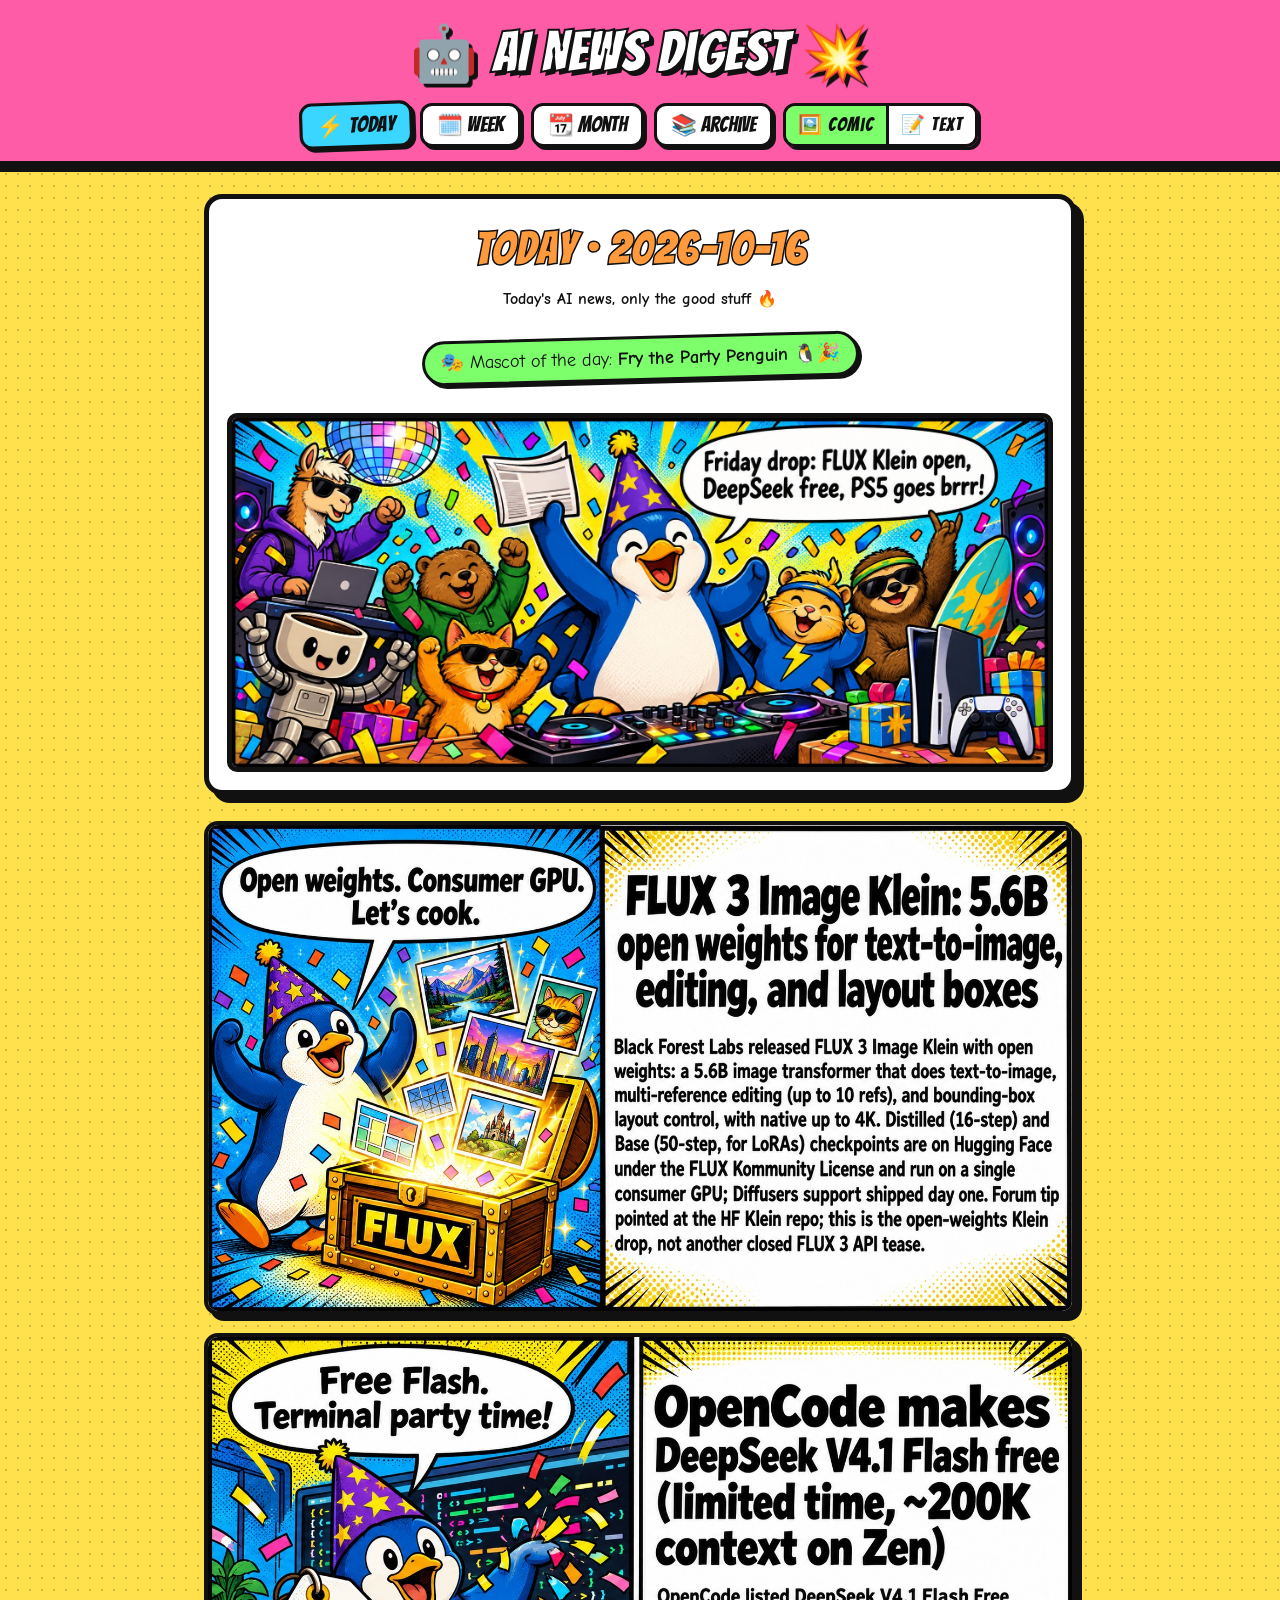
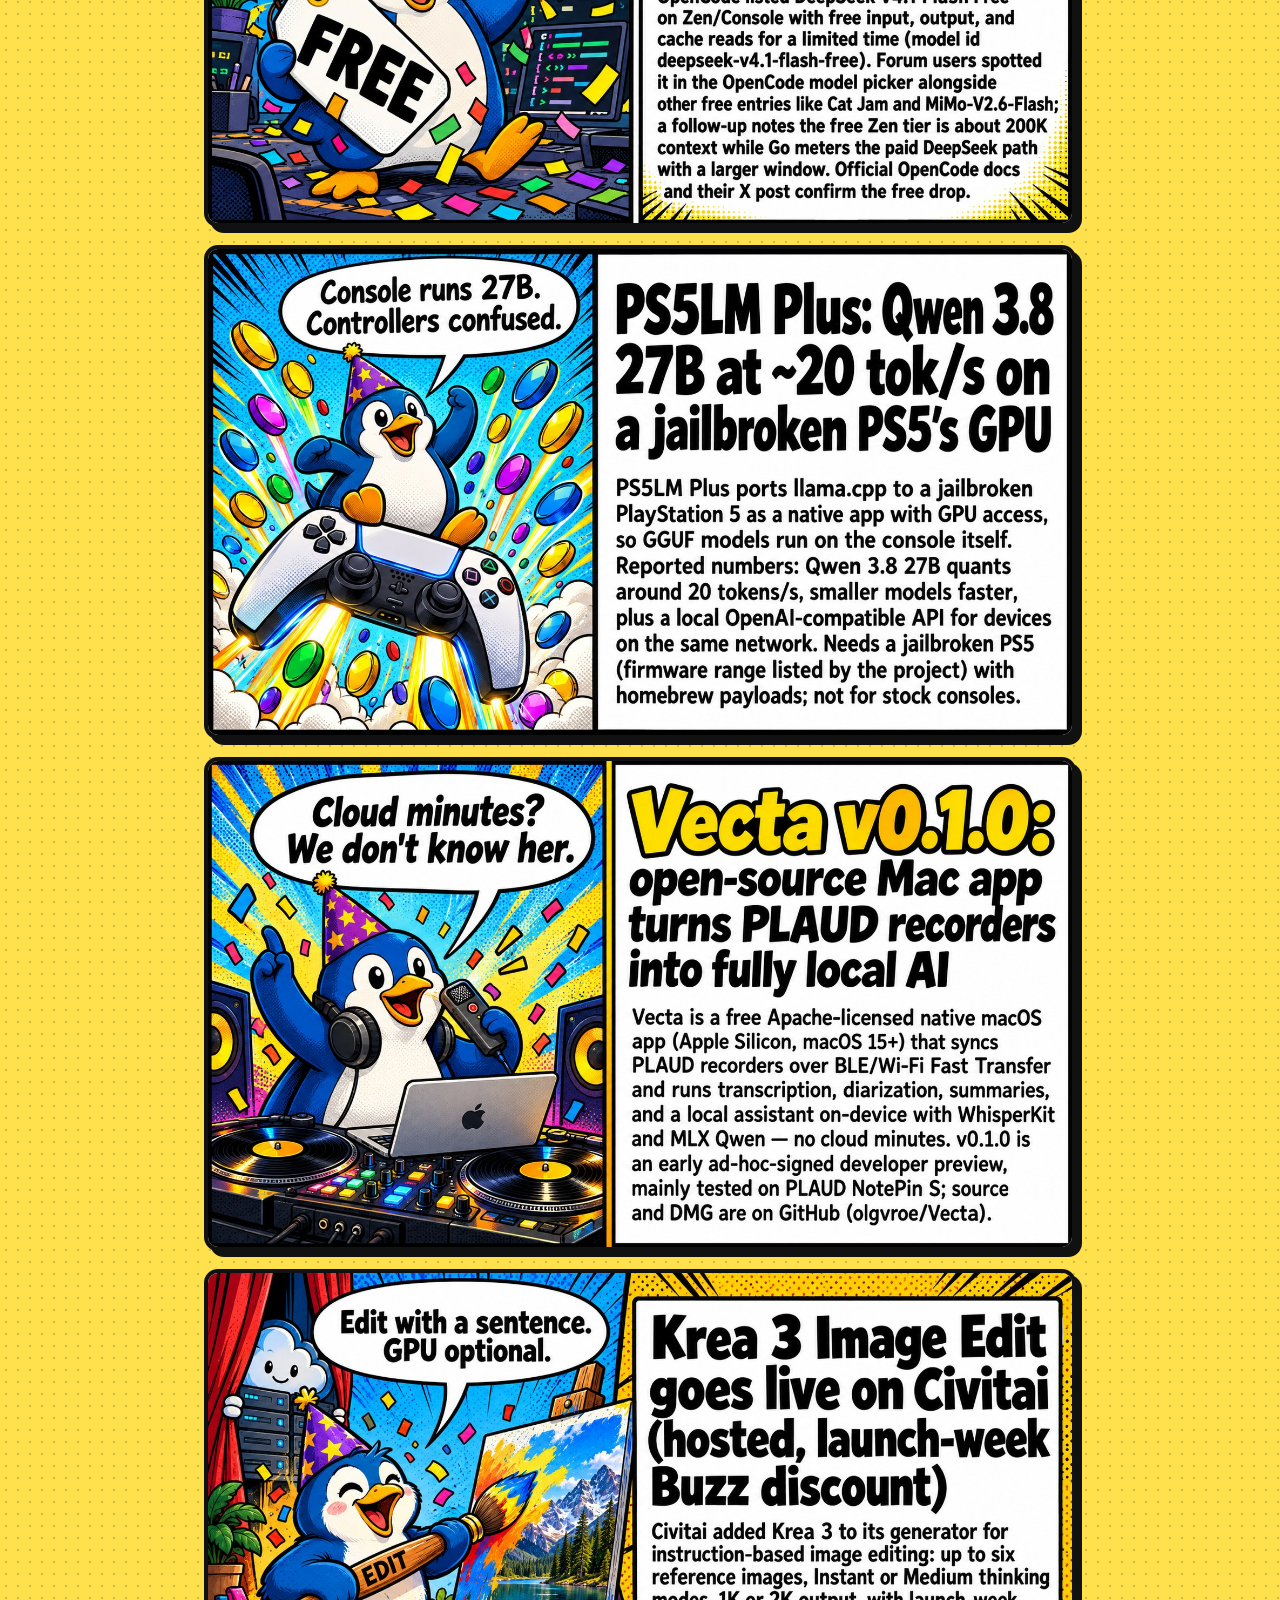
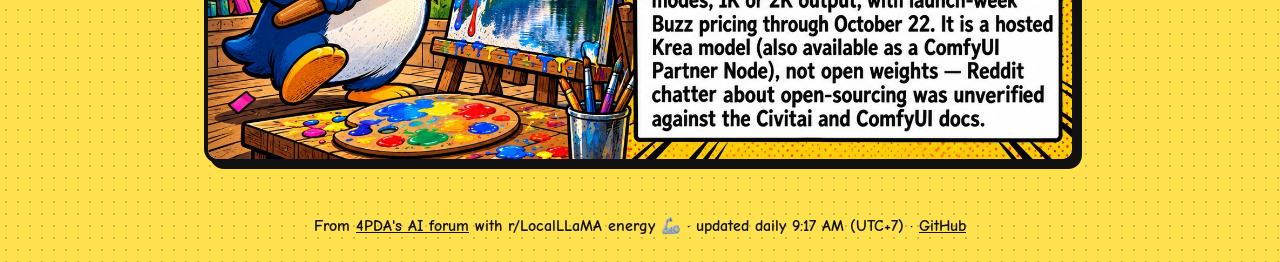
<file: docs/index.html>
<!doctype html><html lang="en"><head><meta charset="utf-8"><meta name="viewport" content="width=device-width,initial-scale=1">
<title>Today · 2026-10-16 · AI News Digest</title><meta name="description" content="Today&#x27;s AI news, only the good stuff 🔥">
<meta property="og:title" content="Today · 2026-10-16 · AI News Digest"><meta property="og:description" content="Today&#x27;s AI news, only the good stuff 🔥"><meta property="og:type" content="website"><meta property="og:url" content="https://submitgame.github.io/ai-news-digest/index.html"><meta property="og:image" content="https://submitgame.github.io/ai-news-digest/comics/2026-10-16-fri.jpg"><meta name="twitter:card" content="summary_large_image"><meta name="twitter:image" content="https://submitgame.github.io/ai-news-digest/comics/2026-10-16-fri.jpg">
<link rel="preconnect" href="https://fonts.googleapis.com"><link href="https://fonts.googleapis.com/css2?family=Bangers&family=Comic+Neue:wght@400;700&display=swap" rel="stylesheet"><link rel="stylesheet" href="style.css"><script>(function(){var q=new URLSearchParams(location.search).get('mode'),m=(q==='text'||q==='comic')?q:null;try{if(m)localStorage.setItem('mode',m);else m=localStorage.getItem('mode')}catch(e){}if(m!=='text')m='comic';document.documentElement.className='mode-'+m;window.setMode=function(x){try{localStorage.setItem('mode',x)}catch(e){}document.documentElement.className='mode-'+x;var u=new URL(location.href);if(u.searchParams.has('mode')){u.searchParams.set('mode',x);history.replaceState(null,'',u)}};})();</script></head>
<body><header><h1><a href="index.html">🤖 AI News Digest 💥</a></h1><nav><a href="index.html" class=on>⚡ Today</a><a href="weekly.html">🗓️ Week</a><a href="monthly.html">📆 Month</a><a href="archive/index.html">📚 Archive</a><span class="modes"><button type="button" class="m-comic" onclick="setMode('comic')">🖼️ Comic</button><button type="button" class="m-text" onclick="setMode('text')">📝 Text</button></span></nav></header><main>
<section class="hero"><h2>Today · 2026-10-16</h2><p class="sub">Today&#x27;s AI news, only the good stuff 🔥</p><p class="mascot">🎭 Mascot of the day: <b>Fry the Party Penguin 🐧🎉</b></p><img class="comic" src="comics/2026-10-16-fri.jpg" alt="Today · 2026-10-16 comic"></section>
<section class="grid comic-only"><a class="tile" href="https://4pda.to/forum/index.php?showtopic=1112313&amp;view=findpost&amp;p=145531159" target="_blank" rel="noopener"><img src="cards/4pda-1112313-292.jpg" alt="FLUX 3 Image Klein: 5.6B open weights for text-to-image, editing, and layout boxes — 🎨 Finally, FLUX 3 you can actually download. 5.6B, open weights, layout boxes — localbros rejoice 🔥" title="FLUX 3 Image Klein: 5.6B open weights for text-to-image, editing, and layout boxes" loading="lazy" width="1600" height="900"></a><a class="tile" href="https://4pda.to/forum/index.php?showtopic=1077922&amp;view=findpost&amp;p=145520261" target="_blank" rel="noopener"><img src="cards/4pda-1077922-25621.jpg" alt="OpenCode makes DeepSeek V4.1 Flash free (limited time, ~200K context on Zen) — 💸 DeepSeek V4.1 Flash went freemium on OpenCode. Grab it before the &quot;limited time&quot; ends 🏃‍♂️" title="OpenCode makes DeepSeek V4.1 Flash free (limited time, ~200K context on Zen)" loading="lazy" width="1600" height="900"></a><a class="tile" href="https://4pda.to/forum/index.php?showtopic=1077922&amp;view=findpost&amp;p=145518615" target="_blank" rel="noopener"><img src="cards/4pda-1077922-25617.jpg" alt="PS5LM Plus: Qwen 3.8 27B at ~20 tok/s on a jailbroken PS5&#x27;s GPU — 🎮 Your PS5 just became a 27B inference box. Jailbreak tax applies 💀" title="PS5LM Plus: Qwen 3.8 27B at ~20 tok/s on a jailbroken PS5&#x27;s GPU" loading="lazy" width="1600" height="900"></a><a class="tile" href="https://4pda.to/forum/index.php?showtopic=1077922&amp;view=findpost&amp;p=145518729" target="_blank" rel="noopener"><img src="cards/4pda-1077922-25618.jpg" alt="Vecta v0.1.0: open-source Mac app turns PLAUD recorders into fully local AI — 🎙️ PLAUD without the 300-minute tax. Mac does the AI, recorder just records ✨" title="Vecta v0.1.0: open-source Mac app turns PLAUD recorders into fully local AI" loading="lazy" width="1600" height="900"></a><a class="tile" href="https://4pda.to/forum/index.php?showtopic=1112313&amp;st=280" target="_blank" rel="noopener"><img src="cards/4pda-1112313-291.jpg" alt="Krea 3 Image Edit goes live on Civitai (hosted, launch-week Buzz discount) — 🖌️ Sentence-edit your pics on Civitai. Hosted only — weights stay behind the curtain 🚪" title="Krea 3 Image Edit goes live on Civitai (hosted, launch-week Buzz discount)" loading="lazy" width="1600" height="900"></a></section><section class="cards text-only"><article class="card"><div class="emo">🎨</div><div><h3><a href="https://4pda.to/forum/index.php?showtopic=1112313&amp;view=findpost&amp;p=145531159" target="_blank" rel="noopener">FLUX 3 Image Klein: 5.6B open weights for text-to-image, editing, and layout boxes</a></h3><p class="quip">🎨 Finally, FLUX 3 you can actually download. 5.6B, open weights, layout boxes — localbros rejoice 🔥</p><p class="meta">📡 4pda · ✍️ anmmnk · 📅 2026-10-15</p></div></article><article class="card"><div class="emo">💸</div><div><h3><a href="https://4pda.to/forum/index.php?showtopic=1077922&amp;view=findpost&amp;p=145520261" target="_blank" rel="noopener">OpenCode makes DeepSeek V4.1 Flash free (limited time, ~200K context on Zen)</a></h3><p class="quip">💸 DeepSeek V4.1 Flash went freemium on OpenCode. Grab it before the &quot;limited time&quot; ends 🏃‍♂️</p><p class="meta">📡 4pda · ✍️ d010 · 📅 2026-10-15</p></div></article><article class="card"><div class="emo">🎮</div><div><h3><a href="https://4pda.to/forum/index.php?showtopic=1077922&amp;view=findpost&amp;p=145518615" target="_blank" rel="noopener">PS5LM Plus: Qwen 3.8 27B at ~20 tok/s on a jailbroken PS5&#x27;s GPU</a></h3><p class="quip">🎮 Your PS5 just became a 27B inference box. Jailbreak tax applies 💀</p><p class="meta">📡 4pda · ✍️ d010 · 📅 2026-10-15</p></div></article><article class="card"><div class="emo">🎙️</div><div><h3><a href="https://4pda.to/forum/index.php?showtopic=1077922&amp;view=findpost&amp;p=145518729" target="_blank" rel="noopener">Vecta v0.1.0: open-source Mac app turns PLAUD recorders into fully local AI</a></h3><p class="quip">🎙️ PLAUD without the 300-minute tax. Mac does the AI, recorder just records ✨</p><p class="meta">📡 4pda · ✍️ olgvroe7 · 📅 2026-10-15</p></div></article><article class="card"><div class="emo">🖌️</div><div><h3><a href="https://4pda.to/forum/index.php?showtopic=1112313&amp;st=280" target="_blank" rel="noopener">Krea 3 Image Edit goes live on Civitai (hosted, launch-week Buzz discount)</a></h3><p class="quip">🖌️ Sentence-edit your pics on Civitai. Hosted only — weights stay behind the curtain 🚪</p><p class="meta">📡 4pda · ✍️ Hubbа · 📅 2026-10-15</p></div></article></section></main><footer>From <a href="https://4pda.to/forum/index.php?showforum=1240">4PDA's AI forum</a> with r/LocalLLaMA energy 🦾 · updated daily 9:17 AM (UTC+7) · <a href="https://github.com/SubmitGame/ai-news-digest">GitHub</a></footer></body></html>
</file>
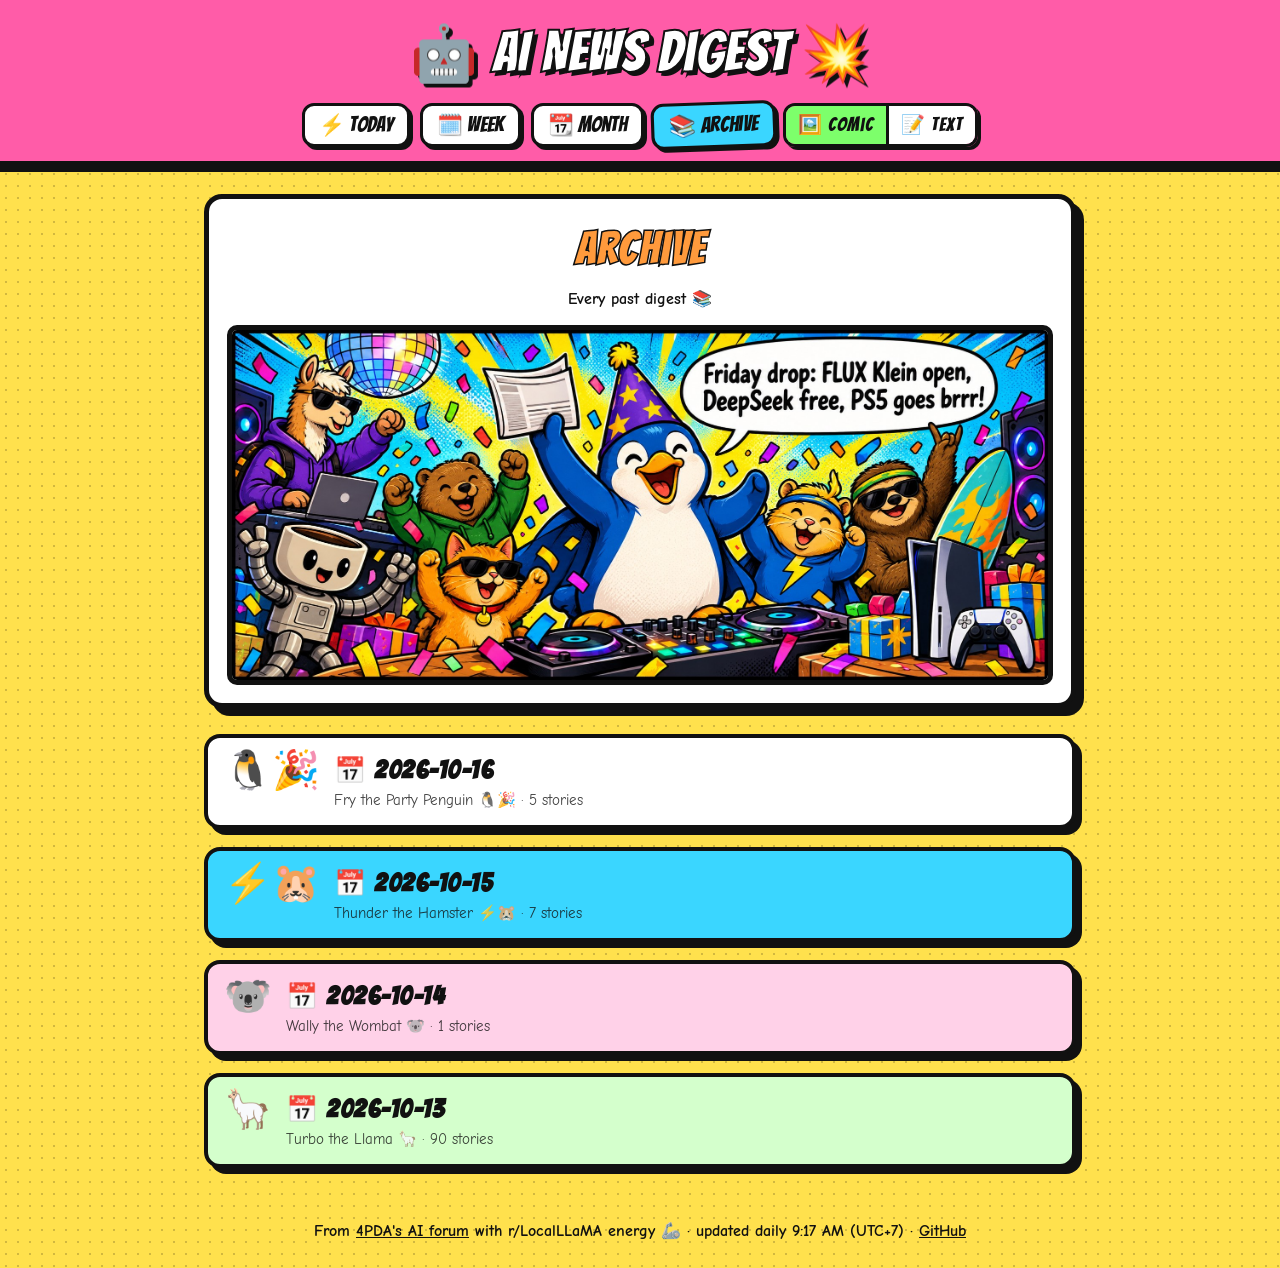
<file: docs/archive/index.html>
<!doctype html><html lang="en"><head><meta charset="utf-8"><meta name="viewport" content="width=device-width,initial-scale=1">
<title>Archive · AI News Digest</title><meta name="description" content="Every past digest 📚">
<meta property="og:title" content="Archive · AI News Digest"><meta property="og:description" content="Every past digest 📚"><meta property="og:type" content="website"><meta property="og:url" content="https://submitgame.github.io/ai-news-digest/archive/index.html"><meta property="og:image" content="https://submitgame.github.io/ai-news-digest/comics/2026-10-16-fri.jpg"><meta name="twitter:card" content="summary_large_image"><meta name="twitter:image" content="https://submitgame.github.io/ai-news-digest/comics/2026-10-16-fri.jpg">
<link rel="preconnect" href="https://fonts.googleapis.com"><link href="https://fonts.googleapis.com/css2?family=Bangers&family=Comic+Neue:wght@400;700&display=swap" rel="stylesheet"><link rel="stylesheet" href="../style.css"><script>(function(){var q=new URLSearchParams(location.search).get('mode'),m=(q==='text'||q==='comic')?q:null;try{if(m)localStorage.setItem('mode',m);else m=localStorage.getItem('mode')}catch(e){}if(m!=='text')m='comic';document.documentElement.className='mode-'+m;window.setMode=function(x){try{localStorage.setItem('mode',x)}catch(e){}document.documentElement.className='mode-'+x;var u=new URL(location.href);if(u.searchParams.has('mode')){u.searchParams.set('mode',x);history.replaceState(null,'',u)}};})();</script></head>
<body><header><h1><a href="../index.html">🤖 AI News Digest 💥</a></h1><nav><a href="../index.html">⚡ Today</a><a href="../weekly.html">🗓️ Week</a><a href="../monthly.html">📆 Month</a><a href="../archive/index.html" class=on>📚 Archive</a><span class="modes"><button type="button" class="m-comic" onclick="setMode('comic')">🖼️ Comic</button><button type="button" class="m-text" onclick="setMode('text')">📝 Text</button></span></nav></header><main>
<section class="hero"><h2>Archive</h2><p class="sub">Every past digest 📚</p><img class="comic" src="../comics/2026-10-16-fri.jpg" alt="Archive comic"></section>
<section class="cards"><article class="card"><div class="emo">🐧🎉</div><div><h3><a href="2026-10-16.html">📅 2026-10-16</a></h3><p class="meta">Fry the Party Penguin 🐧🎉 · 5 stories</p></div></article><article class="card"><div class="emo">⚡🐹</div><div><h3><a href="2026-10-15.html">📅 2026-10-15</a></h3><p class="meta">Thunder the Hamster ⚡🐹 · 7 stories</p></div></article><article class="card"><div class="emo">🐨</div><div><h3><a href="2026-10-14.html">📅 2026-10-14</a></h3><p class="meta">Wally the Wombat 🐨 · 1 stories</p></div></article><article class="card"><div class="emo">🦙</div><div><h3><a href="2026-10-13.html">📅 2026-10-13</a></h3><p class="meta">Turbo the Llama 🦙 · 90 stories</p></div></article></section></main><footer>From <a href="https://4pda.to/forum/index.php?showforum=1240">4PDA's AI forum</a> with r/LocalLLaMA energy 🦾 · updated daily 9:17 AM (UTC+7) · <a href="https://github.com/SubmitGame/ai-news-digest">GitHub</a></footer></body></html>
</file>
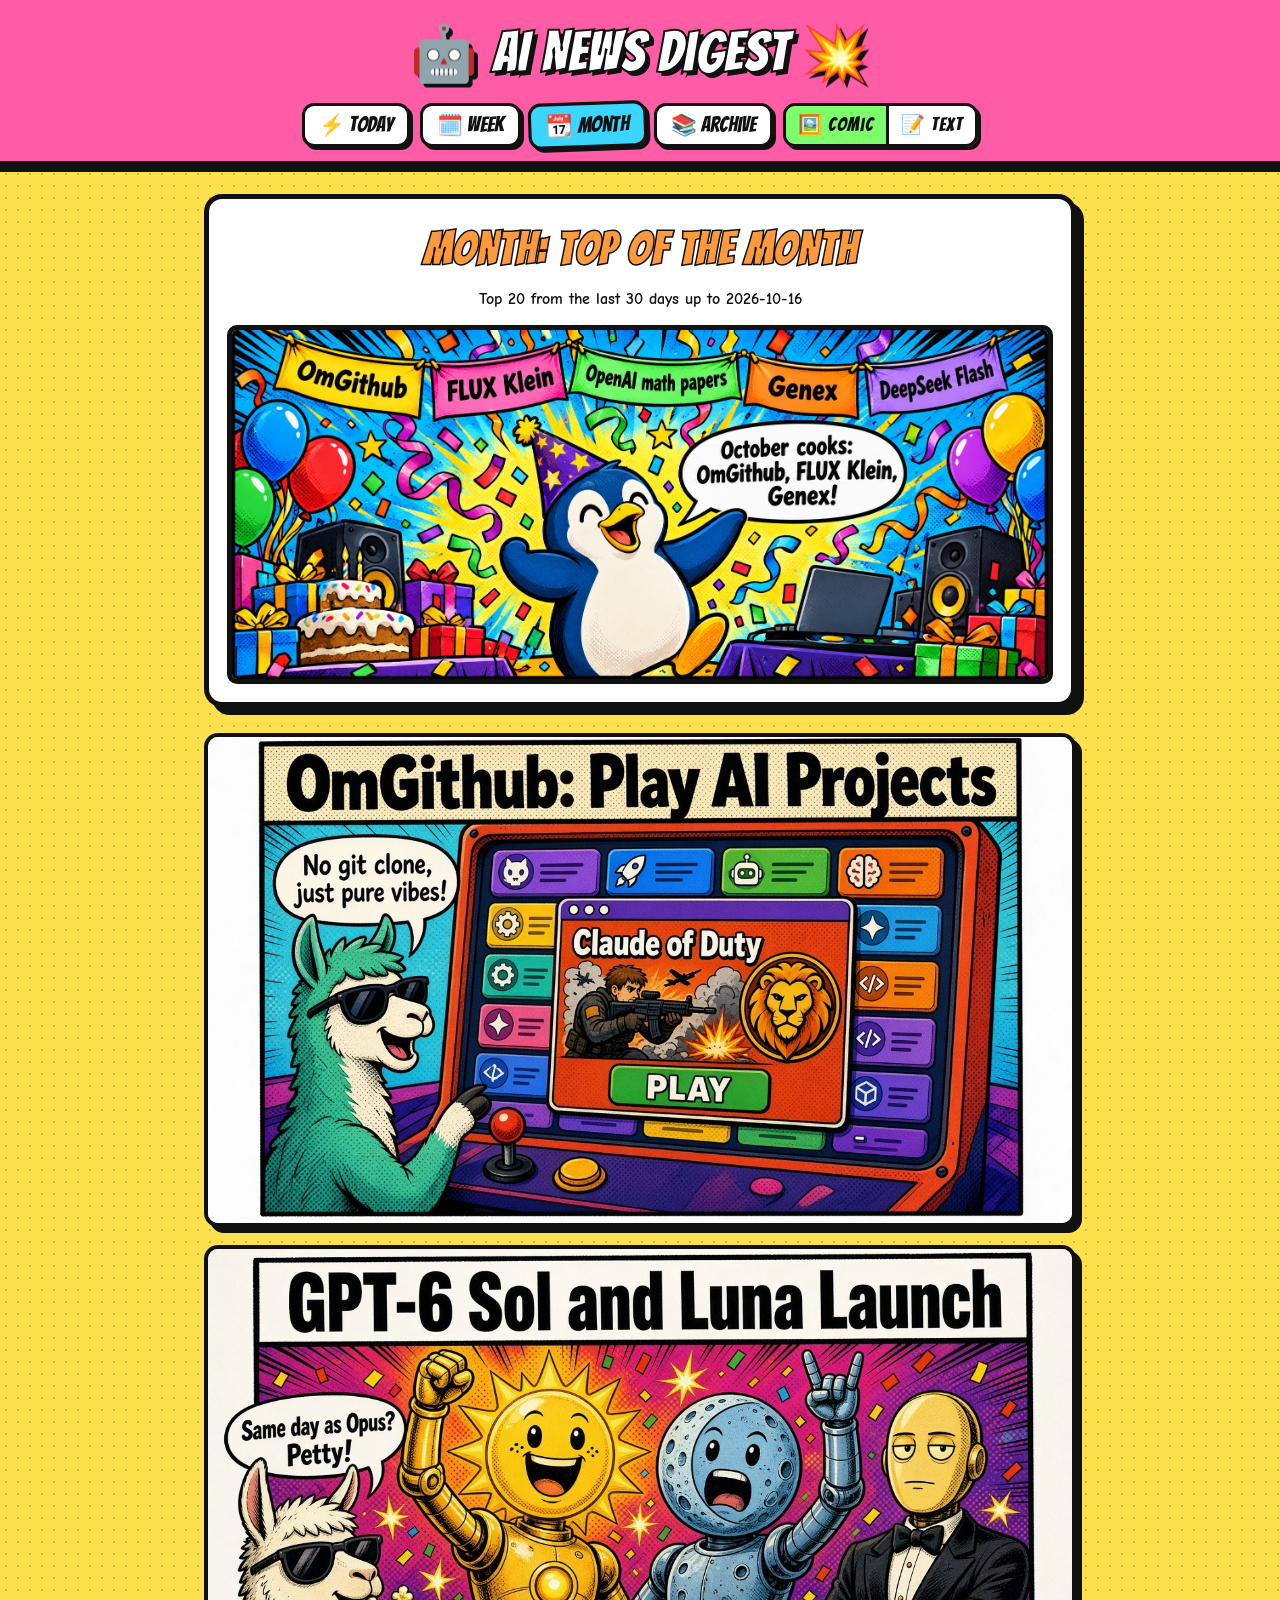
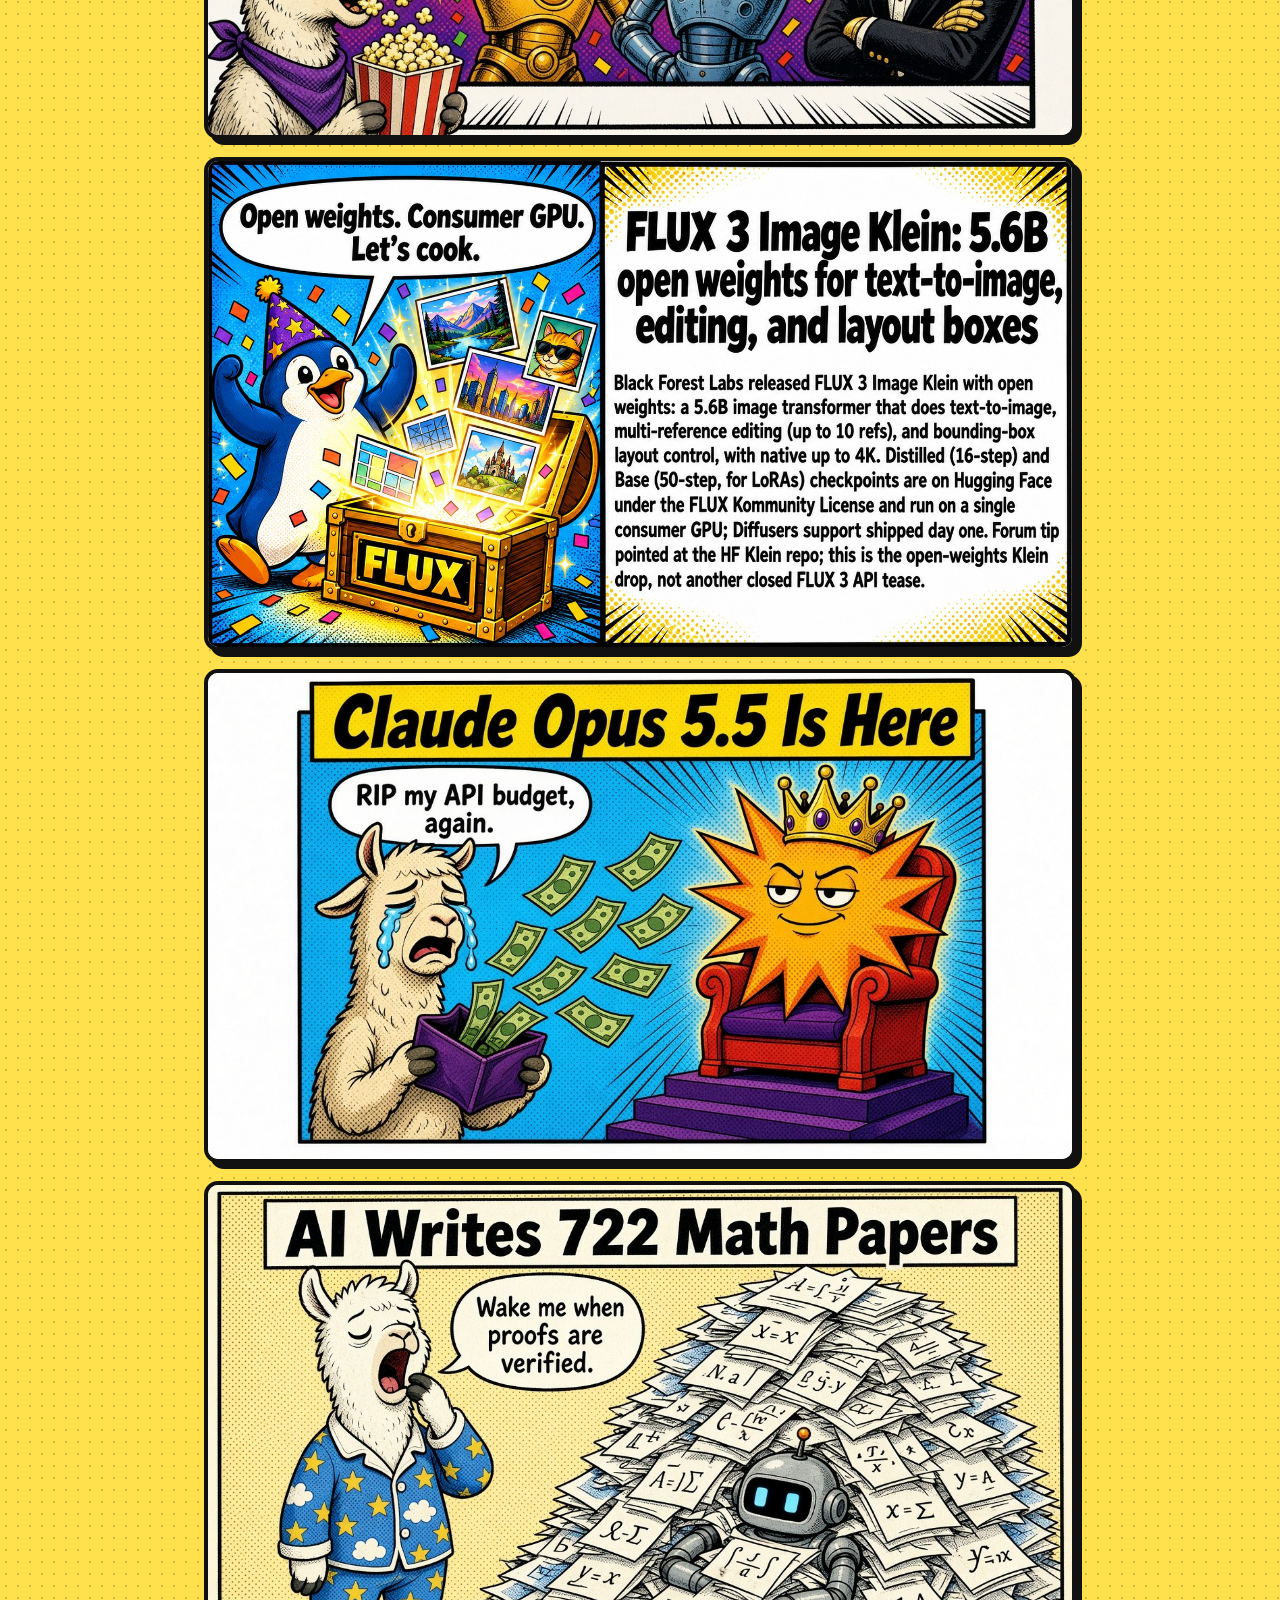
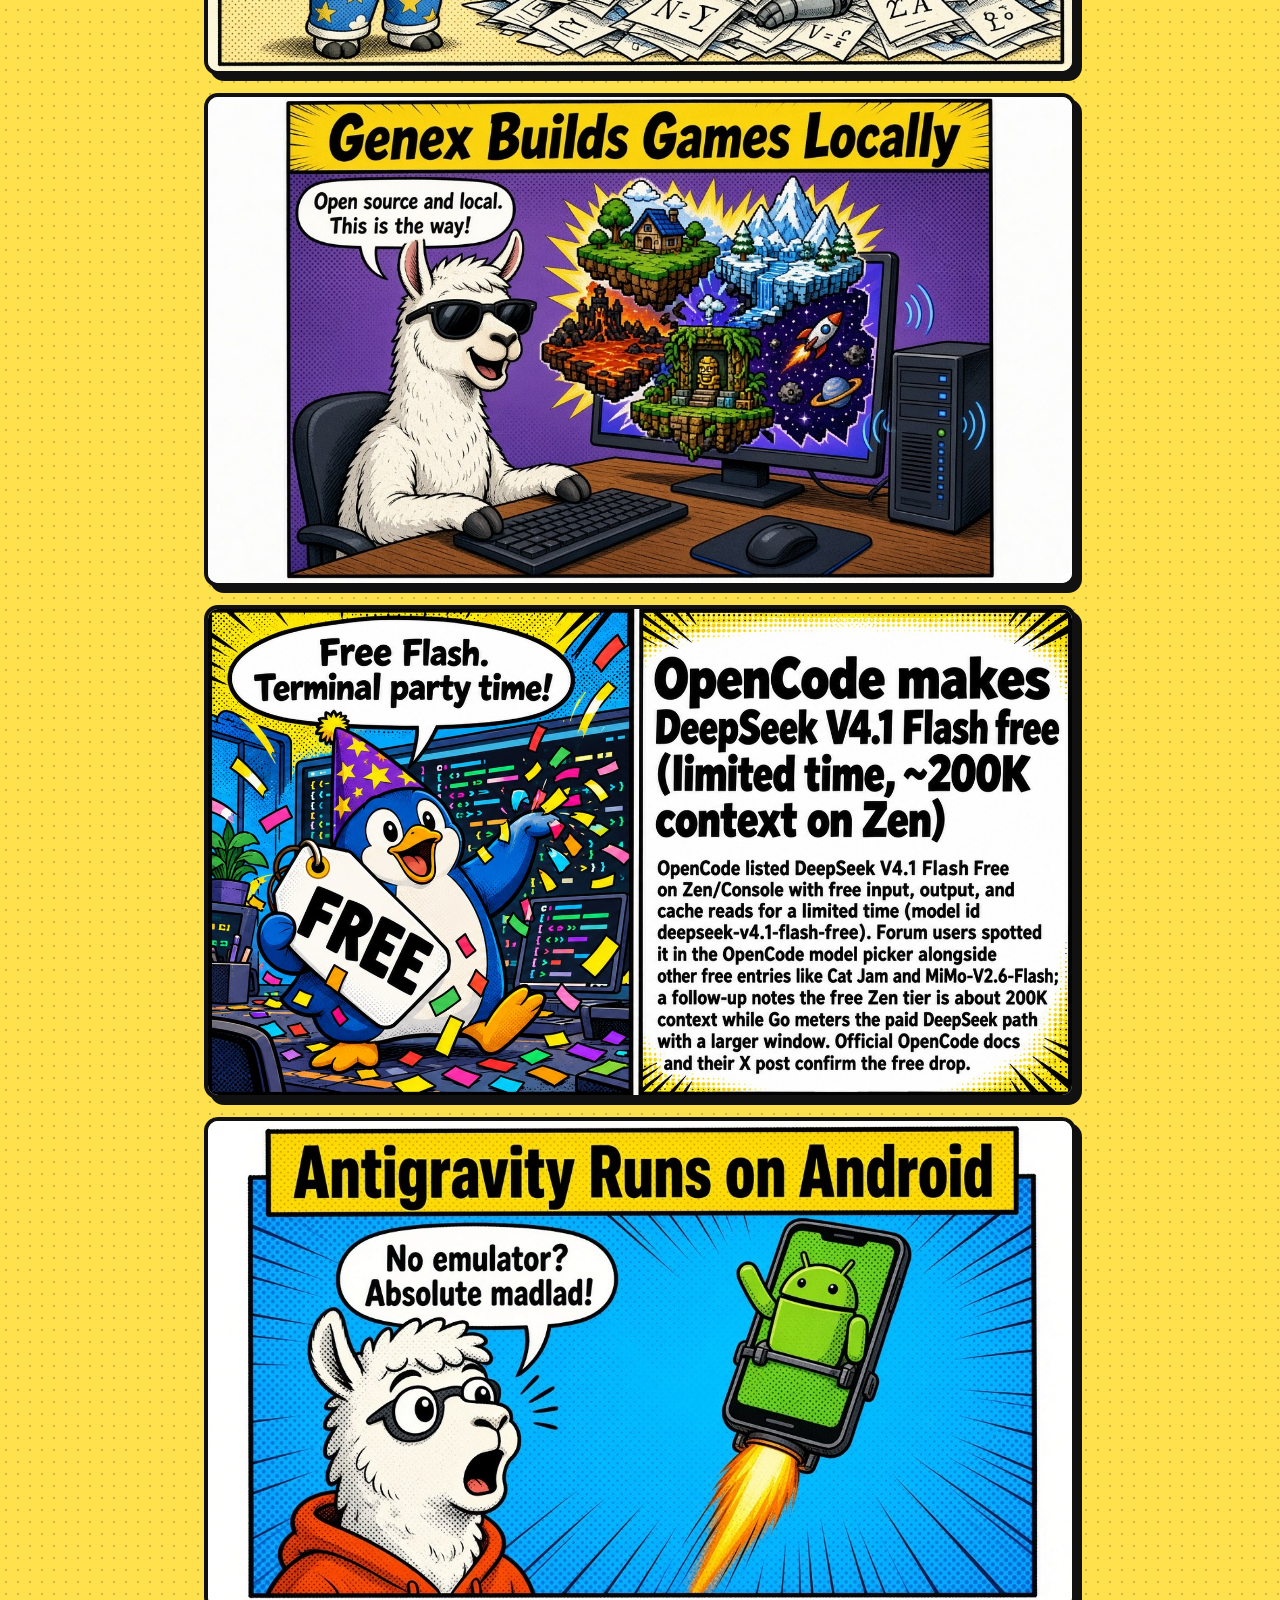
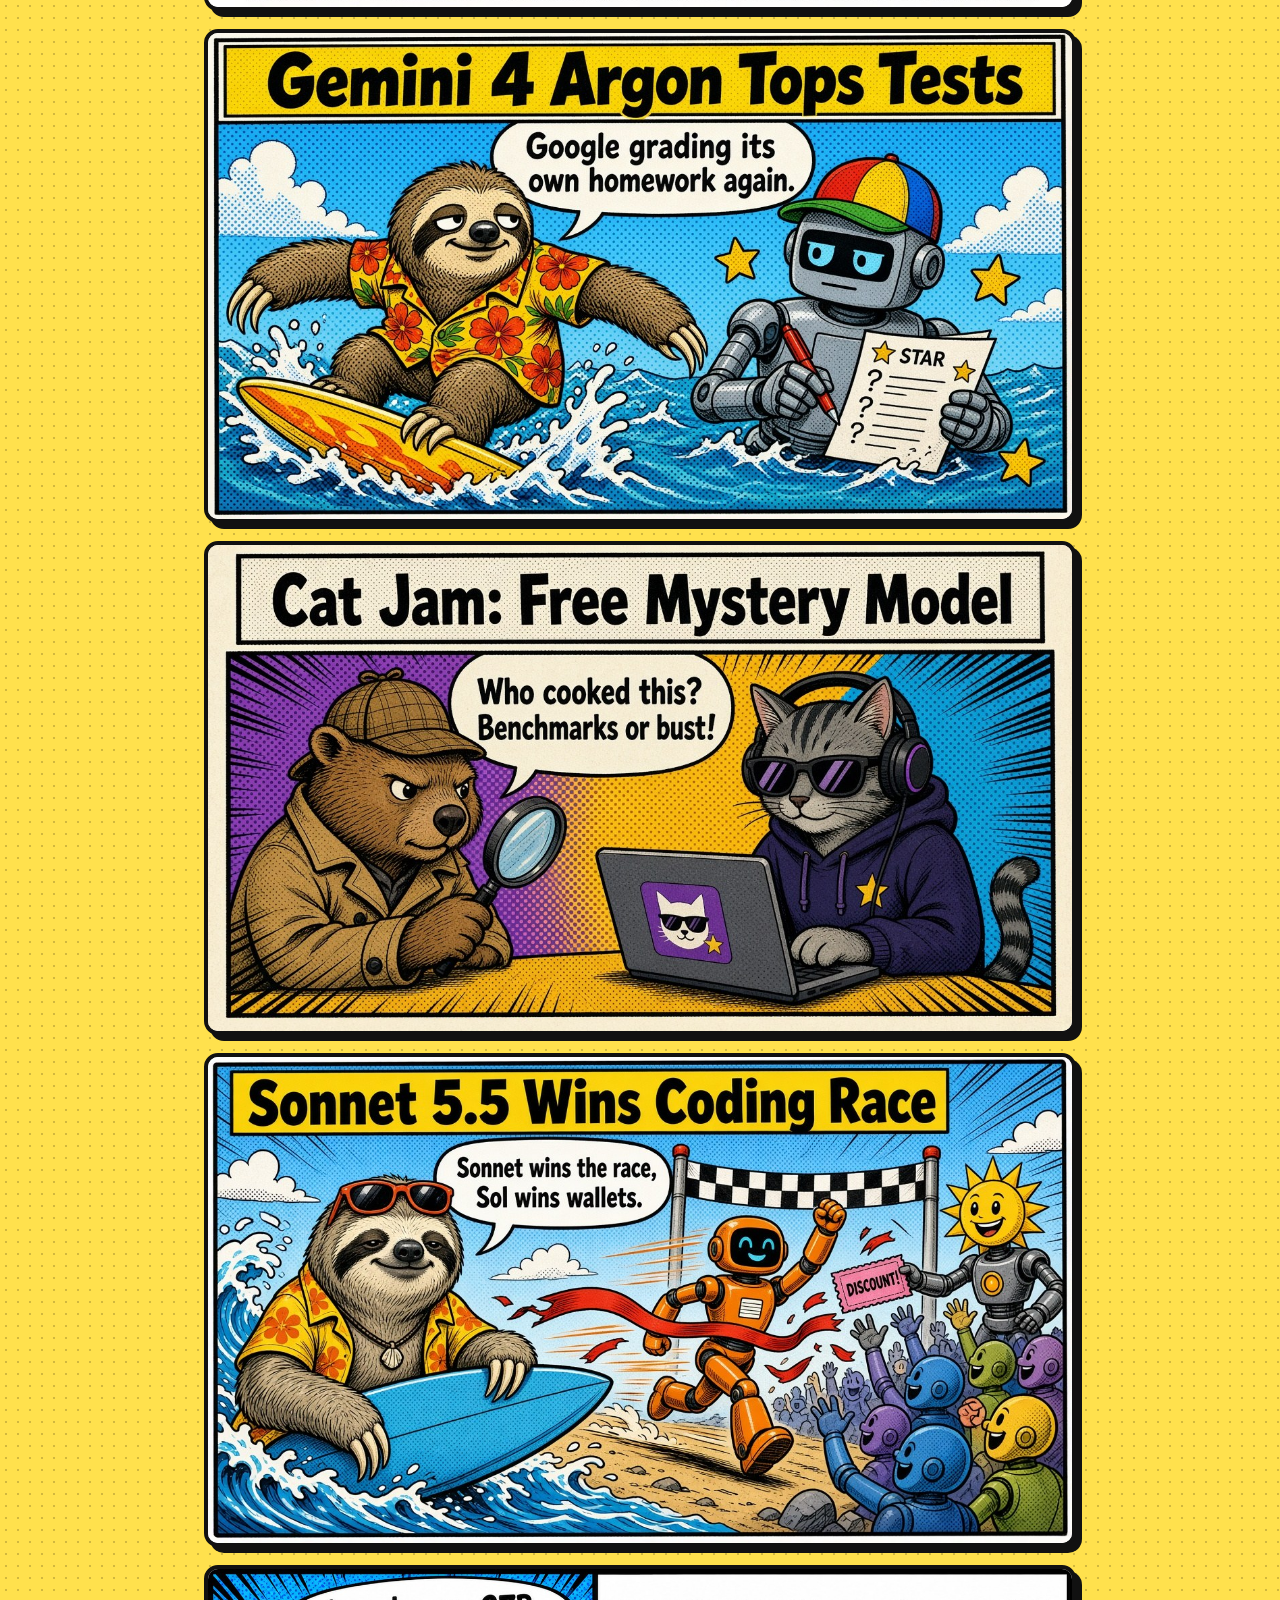
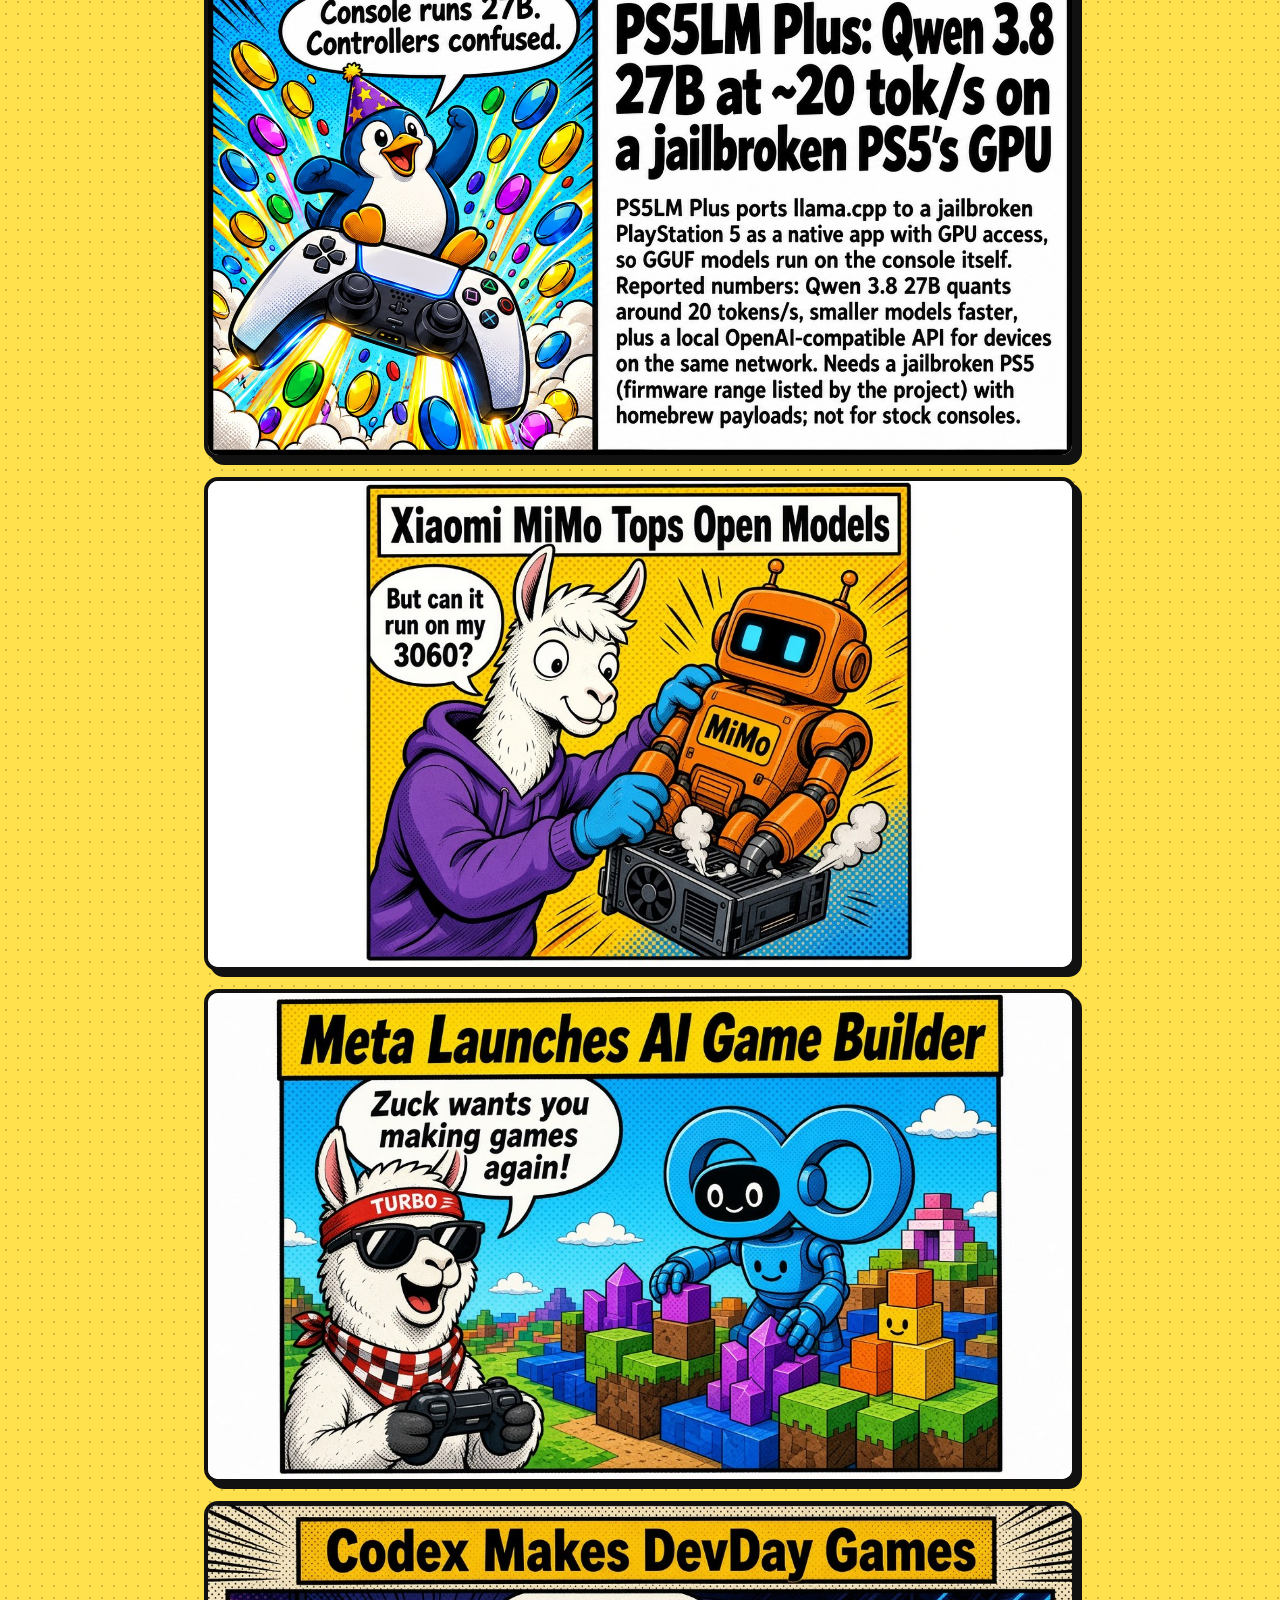
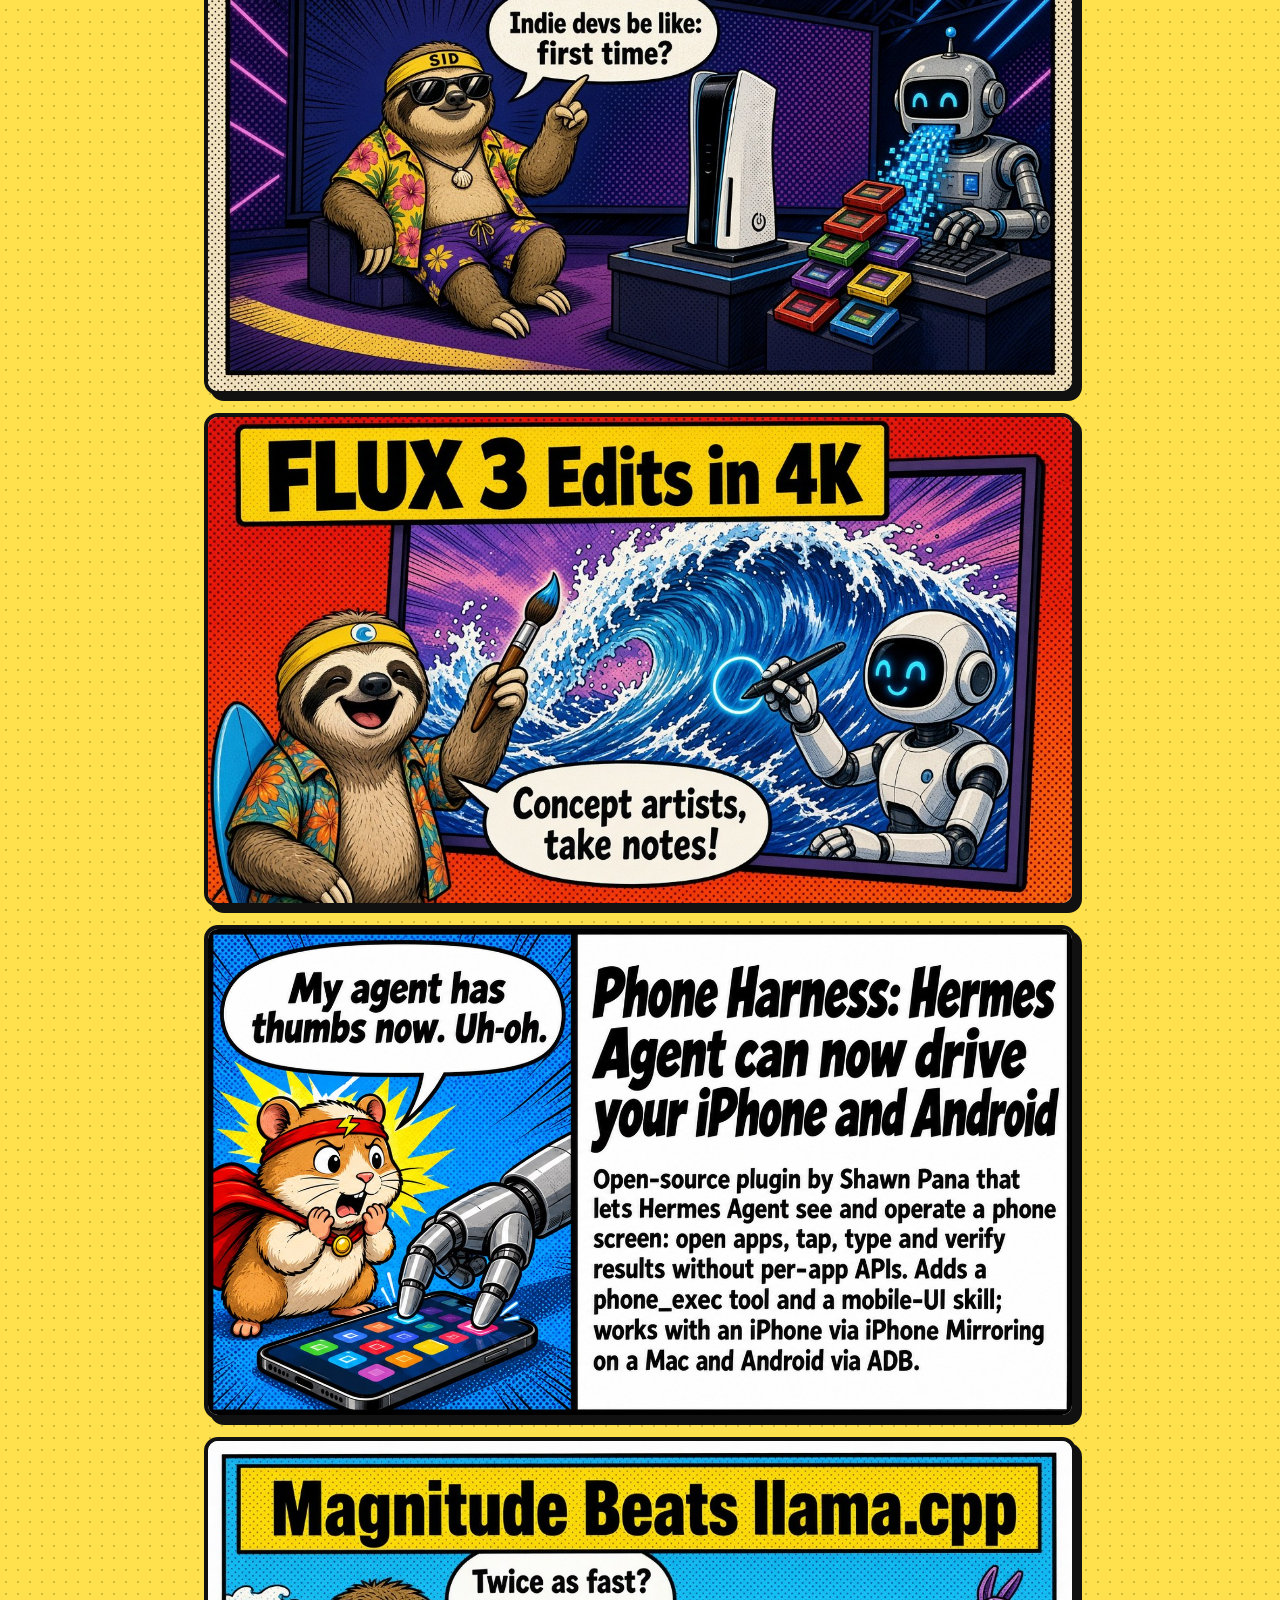
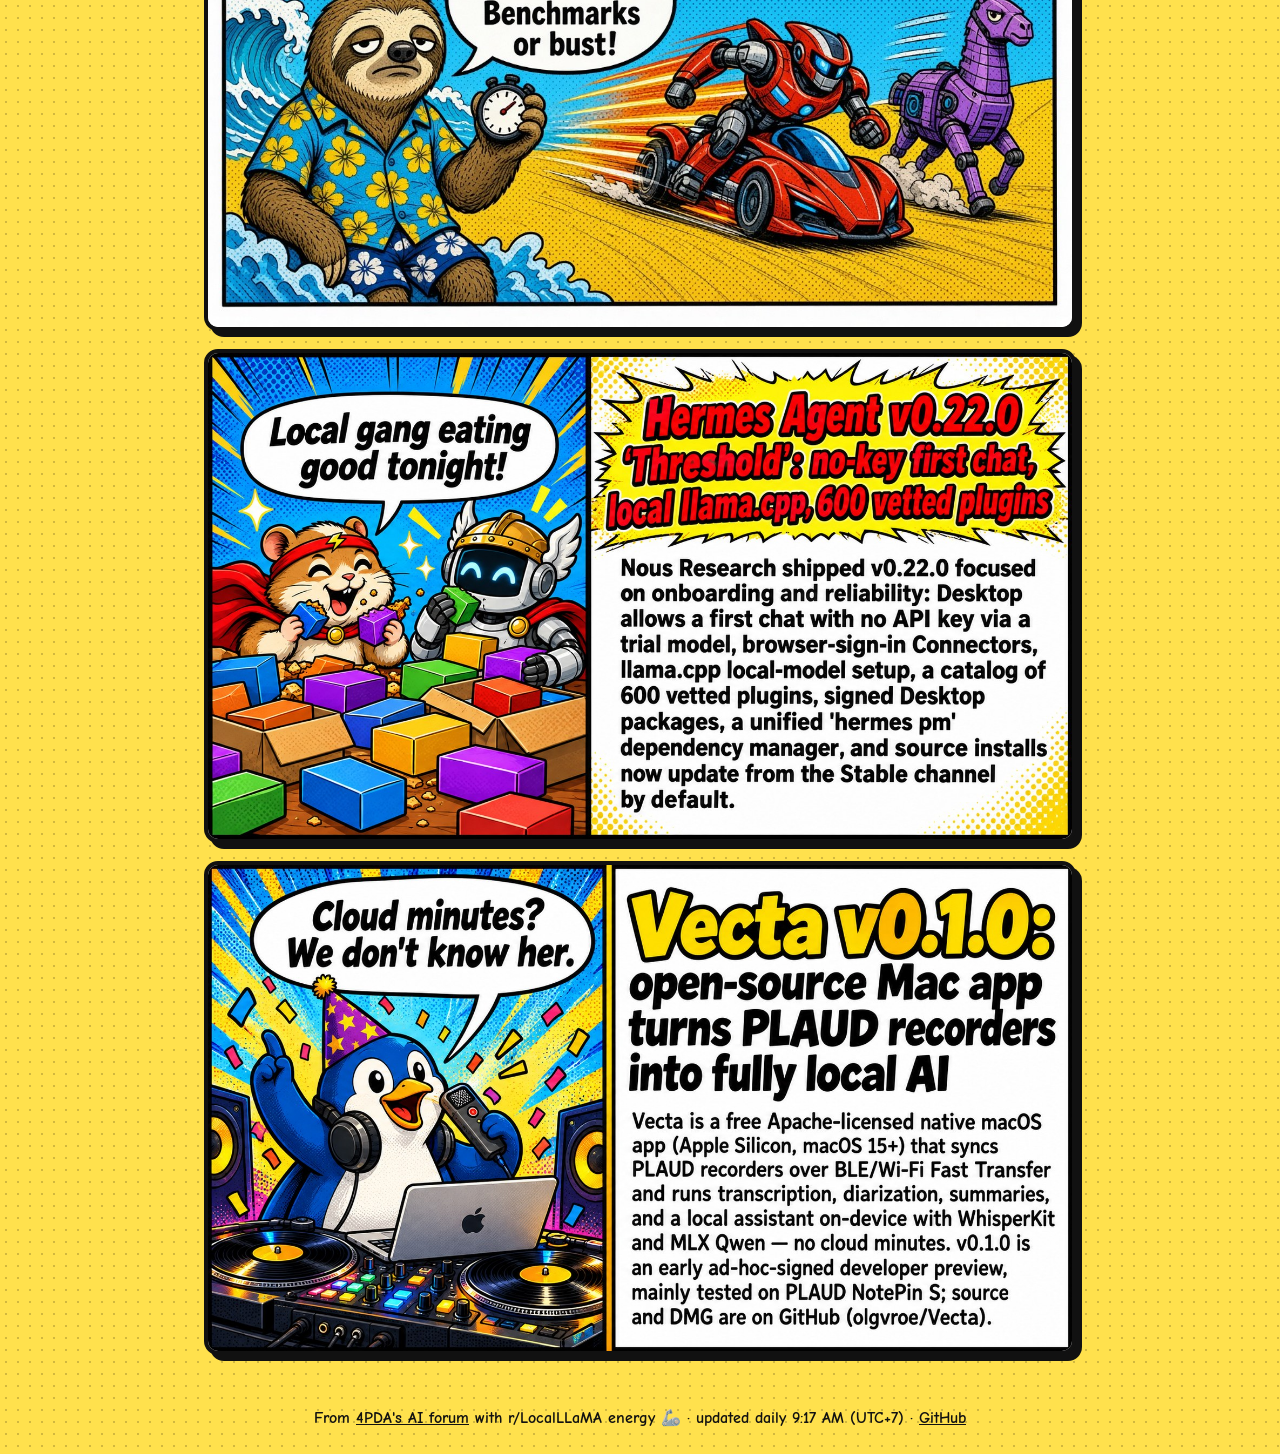
<file: docs/monthly.html>
<!doctype html><html lang="en"><head><meta charset="utf-8"><meta name="viewport" content="width=device-width,initial-scale=1">
<title>Month: top of the month · AI News Digest</title><meta name="description" content="Top 20 from the last 30 days up to 2026-10-16">
<meta property="og:title" content="Month: top of the month · AI News Digest"><meta property="og:description" content="Top 20 from the last 30 days up to 2026-10-16"><meta property="og:type" content="website"><meta property="og:url" content="https://submitgame.github.io/ai-news-digest/monthly.html"><meta property="og:image" content="https://submitgame.github.io/ai-news-digest/comics/monthly-2026-10.jpg"><meta name="twitter:card" content="summary_large_image"><meta name="twitter:image" content="https://submitgame.github.io/ai-news-digest/comics/monthly-2026-10.jpg">
<link rel="preconnect" href="https://fonts.googleapis.com"><link href="https://fonts.googleapis.com/css2?family=Bangers&family=Comic+Neue:wght@400;700&display=swap" rel="stylesheet"><link rel="stylesheet" href="style.css"><script>(function(){var q=new URLSearchParams(location.search).get('mode'),m=(q==='text'||q==='comic')?q:null;try{if(m)localStorage.setItem('mode',m);else m=localStorage.getItem('mode')}catch(e){}if(m!=='text')m='comic';document.documentElement.className='mode-'+m;window.setMode=function(x){try{localStorage.setItem('mode',x)}catch(e){}document.documentElement.className='mode-'+x;var u=new URL(location.href);if(u.searchParams.has('mode')){u.searchParams.set('mode',x);history.replaceState(null,'',u)}};})();</script></head>
<body><header><h1><a href="index.html">🤖 AI News Digest 💥</a></h1><nav><a href="index.html">⚡ Today</a><a href="weekly.html">🗓️ Week</a><a href="monthly.html" class=on>📆 Month</a><a href="archive/index.html">📚 Archive</a><span class="modes"><button type="button" class="m-comic" onclick="setMode('comic')">🖼️ Comic</button><button type="button" class="m-text" onclick="setMode('text')">📝 Text</button></span></nav></header><main>
<section class="hero"><h2>Month: top of the month</h2><p class="sub">Top 20 from the last 30 days up to 2026-10-16</p><img class="comic" src="comics/monthly-2026-10.jpg" alt="Month: top of the month comic"></section>
<section class="grid comic-only"><a class="tile" href="https://omgithub.com" target="_blank" rel="noopener"><img src="cards/manual-omgithub.jpg" alt="OmGithub: discover and play open-source AI projects instantly — 🚀 Every open-source AI project, playable in one click. No git clone, no npm install, just vibes. This is the way 🫡" title="OmGithub: discover and play open-source AI projects instantly" loading="lazy" width="1600" height="900"></a><a class="tile" href="https://4pda.to/forum/index.php?showtopic=1111449&amp;st=1620" target="_blank" rel="noopener"><img src="cards/4pda-1111449-1631.jpg" alt="OpenAI launches GPT-6 Sol and GPT-6 Luna — ☀️🌙 Same day as Opus 5.5. Petty and we love it 🍿" title="OpenAI launches GPT-6 Sol and GPT-6 Luna" loading="lazy" width="1600" height="900"></a><a class="tile" href="https://4pda.to/forum/index.php?showtopic=1112313&amp;view=findpost&amp;p=145531159" target="_blank" rel="noopener"><img src="cards/4pda-1112313-292.jpg" alt="FLUX 3 Image Klein: 5.6B open weights for text-to-image, editing, and layout boxes — 🎨 Finally, FLUX 3 you can actually download. 5.6B, open weights, layout boxes — localbros rejoice 🔥" title="FLUX 3 Image Klein: 5.6B open weights for text-to-image, editing, and layout boxes" loading="lazy" width="1600" height="900"></a><a class="tile" href="https://4pda.to/forum/index.php?showtopic=1111449&amp;st=1620" target="_blank" rel="noopener"><img src="cards/4pda-1111449-1630.jpg" alt="Anthropic releases Claude Opus 5.5 — 🚀 New Opus dropped. RIP my API budget 💸" title="Anthropic releases Claude Opus 5.5" loading="lazy" width="1600" height="900"></a><a class="tile" href="https://4pda.to/forum/index.php?showtopic=1111449&amp;st=1640" target="_blank" rel="noopener"><img src="cards/4pda-1111449-1645.jpg" alt="OpenAI publishes 722 AI-written math papers — 🧮 Cool, but it&#x27;s an unreleased internal model 🔒. Wake me up when the proofs are verified 😴" title="OpenAI publishes 722 AI-written math papers" loading="lazy" width="1600" height="900"></a><a class="tile" href="https://4pda.to/forum/index.php?showtopic=1111449&amp;st=1640" target="_blank" rel="noopener"><img src="cards/4pda-1111449-1644.jpg" alt="Genex: open-source AI game builder — 🎮 MIT-licensed and runs on local models. This is the way 🫡" title="Genex: open-source AI game builder" loading="lazy" width="1600" height="900"></a><a class="tile" href="https://4pda.to/forum/index.php?showtopic=1077922&amp;view=findpost&amp;p=145520261" target="_blank" rel="noopener"><img src="cards/4pda-1077922-25621.jpg" alt="OpenCode makes DeepSeek V4.1 Flash free (limited time, ~200K context on Zen) — 💸 DeepSeek V4.1 Flash went freemium on OpenCode. Grab it before the &quot;limited time&quot; ends 🏃‍♂️" title="OpenCode makes DeepSeek V4.1 Flash free (limited time, ~200K context on Zen)" loading="lazy" width="1600" height="900"></a><a class="tile" href="https://4pda.to/forum/index.php?showtopic=1111449&amp;st=1640" target="_blank" rel="noopener"><img src="cards/4pda-1111449-1647.jpg" alt="Google Antigravity agent runs natively on Android — 📱 No PRoot, no QEMU. Absolute madlad 🤠" title="Google Antigravity agent runs natively on Android" loading="lazy" width="1600" height="900"></a><a class="tile" href="https://4pda.to/forum/index.php?showtopic=1111449&amp;st=1620" target="_blank" rel="noopener"><img src="cards/4pda-1111449-1639-1.jpg" alt="Gemini 4 Argon tops 13 of 19 Google tests — 🧪 13/19, Google flexing its own benchmarks 💪" title="Gemini 4 Argon tops 13 of 19 Google tests" loading="lazy" width="1600" height="900"></a><a class="tile" href="https://4pda.to/forum/index.php?showtopic=1077922&amp;view=findpost&amp;p=145501804" target="_blank" rel="noopener"><img src="cards/4pda-1077922-25583.jpg" alt="Cat Jam Free: stealth coding model on OpenCode Zen — 🐱🎸 Free 262K coding stealth model just dropped on OpenCode Zen. Dev won&#x27;t say who cooked it, rumor mill says Xiaomi MiMo — benchmarks or it didn&#x27;t happen 👀" title="Cat Jam Free: stealth coding model on OpenCode Zen" loading="lazy" width="1600" height="900"></a><a class="tile" href="https://4pda.to/forum/index.php?showtopic=1111449&amp;st=1620" target="_blank" rel="noopener"><img src="cards/4pda-1111449-1638-2.jpg" alt="Claude Sonnet 5.5 leads the Coding Agent Index; GPT-6.1 Sol is cheaper — 🏁 Sonnet wins the race, Sol wins the wallet 💰" title="Claude Sonnet 5.5 leads the Coding Agent Index; GPT-6.1 Sol is cheaper" loading="lazy" width="1600" height="900"></a><a class="tile" href="https://4pda.to/forum/index.php?showtopic=1077922&amp;view=findpost&amp;p=145518615" target="_blank" rel="noopener"><img src="cards/4pda-1077922-25617.jpg" alt="PS5LM Plus: Qwen 3.8 27B at ~20 tok/s on a jailbroken PS5&#x27;s GPU — 🎮 Your PS5 just became a 27B inference box. Jailbreak tax applies 💀" title="PS5LM Plus: Qwen 3.8 27B at ~20 tok/s on a jailbroken PS5&#x27;s GPU" loading="lazy" width="1600" height="900"></a><a class="tile" href="https://4pda.to/forum/index.php?showtopic=1111449&amp;st=1620" target="_blank" rel="noopener"><img src="cards/4pda-1111449-1628.jpg" alt="Xiaomi MiMo-V2.6-Pro tops open models — 🐉 #1 open model for pocket change 💸. Inb4 &quot;but can it run on my 3060&quot; 🥲" title="Xiaomi MiMo-V2.6-Pro tops open models" loading="lazy" width="1600" height="900"></a><a class="tile" href="https://4pda.to/forum/index.php?showtopic=1111449&amp;st=1620" target="_blank" rel="noopener"><img src="cards/4pda-1111449-1637-2.jpg" alt="Meta launches an AI game builder — 🎮 Zuck wants you making games in the metaverse again 🥽" title="Meta launches an AI game builder" loading="lazy" width="1600" height="900"></a><a class="tile" href="https://4pda.to/forum/index.php?showtopic=1111449&amp;st=1620" target="_blank" rel="noopener"><img src="cards/4pda-1111449-1640-1.jpg" alt="OpenAI DevDay: new console and 13 games made with Codex — 🕹️ 13 games from Codex. Indie devs: &#x27;first time?&#x27; 😅" title="OpenAI DevDay: new console and 13 games made with Codex" loading="lazy" width="1600" height="900"></a><a class="tile" href="https://4pda.to/forum/index.php?showtopic=1111449&amp;st=1620" target="_blank" rel="noopener"><img src="cards/4pda-1111449-1638-3.jpg" alt="FLUX 3 Image with 4K editing — 🖼️ 4K edits. Concept artists, take notes 📝" title="FLUX 3 Image with 4K editing" loading="lazy" width="1600" height="900"></a><a class="tile" href="https://4pda.to/forum/index.php?showtopic=1123739&amp;view=findpost&amp;p=145502480" target="_blank" rel="noopener"><img src="cards/4pda-1123739-330.jpg" alt="Phone Harness: Hermes Agent can now drive your iPhone and Android — 📱🤖 Your agent now has thumbs. Taps, types, checks its own work on a real phone, no app APIs needed. What could possibly go wrong 💀" title="Phone Harness: Hermes Agent can now drive your iPhone and Android" loading="lazy" width="1600" height="900"></a><a class="tile" href="https://4pda.to/forum/index.php?showtopic=1111449&amp;st=1620" target="_blank" rel="noopener"><img src="cards/4pda-1111449-1639-2.jpg" alt="Magnitude: inference 2x faster than llama.cpp — ⚡ 2x llama.cpp? Benchmarks or it didn&#x27;t happen 📊" title="Magnitude: inference 2x faster than llama.cpp" loading="lazy" width="1600" height="900"></a><a class="tile" href="https://4pda.to/forum/index.php?showtopic=1123739&amp;view=findpost&amp;p=145512028" target="_blank" rel="noopener"><img src="cards/4pda-1123739-333.jpg" alt="Hermes Agent v0.22.0 &#x27;Threshold&#x27;: no-key first chat, local llama.cpp, 600 vetted plugins — 🧙‍♂️ Hermes 0.22 drops: zero-key onboarding, llama.cpp out of the box, 600 vetted plugins. Local gang eating good tonight 🍝" title="Hermes Agent v0.22.0 &#x27;Threshold&#x27;: no-key first chat, local llama.cpp, 600 vetted plugins" loading="lazy" width="1600" height="900"></a><a class="tile" href="https://4pda.to/forum/index.php?showtopic=1077922&amp;view=findpost&amp;p=145518729" target="_blank" rel="noopener"><img src="cards/4pda-1077922-25618.jpg" alt="Vecta v0.1.0: open-source Mac app turns PLAUD recorders into fully local AI — 🎙️ PLAUD without the 300-minute tax. Mac does the AI, recorder just records ✨" title="Vecta v0.1.0: open-source Mac app turns PLAUD recorders into fully local AI" loading="lazy" width="1600" height="900"></a></section><section class="cards text-only"><article class="card"><div class="emo">🚀</div><div><h3><a href="https://omgithub.com" target="_blank" rel="noopener">OmGithub: discover and play open-source AI projects instantly</a></h3><p class="quip">🚀 Every open-source AI project, playable in one click. No git clone, no npm install, just vibes. This is the way 🫡</p><p class="meta">📡 omgithub.com · 📅 2026-10-13</p></div></article><article class="card"><div class="emo">☀️🌙</div><div><h3><a href="https://4pda.to/forum/index.php?showtopic=1111449&amp;st=1620" target="_blank" rel="noopener">OpenAI launches GPT-6 Sol and GPT-6 Luna</a></h3><p class="quip">☀️🌙 Same day as Opus 5.5. Petty and we love it 🍿</p><p class="meta">📡 4pda · ✍️ eastone11 · 📅 2026-09-22</p></div></article><article class="card"><div class="emo">🎨</div><div><h3><a href="https://4pda.to/forum/index.php?showtopic=1112313&amp;view=findpost&amp;p=145531159" target="_blank" rel="noopener">FLUX 3 Image Klein: 5.6B open weights for text-to-image, editing, and layout boxes</a></h3><p class="quip">🎨 Finally, FLUX 3 you can actually download. 5.6B, open weights, layout boxes — localbros rejoice 🔥</p><p class="meta">📡 4pda · ✍️ anmmnk · 📅 2026-10-15</p></div></article><article class="card"><div class="emo">🚀</div><div><h3><a href="https://4pda.to/forum/index.php?showtopic=1111449&amp;st=1620" target="_blank" rel="noopener">Anthropic releases Claude Opus 5.5</a></h3><p class="quip">🚀 New Opus dropped. RIP my API budget 💸</p><p class="meta">📡 4pda · ✍️ eastone11 · 📅 2026-09-22</p></div></article><article class="card"><div class="emo">🧮</div><div><h3><a href="https://4pda.to/forum/index.php?showtopic=1111449&amp;st=1640" target="_blank" rel="noopener">OpenAI publishes 722 AI-written math papers</a></h3><p class="quip">🧮 Cool, but it&#x27;s an unreleased internal model 🔒. Wake me up when the proofs are verified 😴</p><p class="meta">📡 4pda · ✍️ eastone11 · 📅 2026-10-07</p></div></article><article class="card"><div class="emo">🎮</div><div><h3><a href="https://4pda.to/forum/index.php?showtopic=1111449&amp;st=1640" target="_blank" rel="noopener">Genex: open-source AI game builder</a></h3><p class="quip">🎮 MIT-licensed and runs on local models. This is the way 🫡</p><p class="meta">📡 4pda · ✍️ Leostrange · 📅 2026-10-06</p></div></article><article class="card"><div class="emo">💸</div><div><h3><a href="https://4pda.to/forum/index.php?showtopic=1077922&amp;view=findpost&amp;p=145520261" target="_blank" rel="noopener">OpenCode makes DeepSeek V4.1 Flash free (limited time, ~200K context on Zen)</a></h3><p class="quip">💸 DeepSeek V4.1 Flash went freemium on OpenCode. Grab it before the &quot;limited time&quot; ends 🏃‍♂️</p><p class="meta">📡 4pda · ✍️ d010 · 📅 2026-10-15</p></div></article><article class="card"><div class="emo">📱</div><div><h3><a href="https://4pda.to/forum/index.php?showtopic=1111449&amp;st=1640" target="_blank" rel="noopener">Google Antigravity agent runs natively on Android</a></h3><p class="quip">📱 No PRoot, no QEMU. Absolute madlad 🤠</p><p class="meta">📡 4pda · ✍️ Leostrange · 📅 2026-10-10</p></div></article><article class="card"><div class="emo">🧪</div><div><h3><a href="https://4pda.to/forum/index.php?showtopic=1111449&amp;st=1620" target="_blank" rel="noopener">Gemini 4 Argon tops 13 of 19 Google tests</a></h3><p class="quip">🧪 13/19, Google flexing its own benchmarks 💪</p><p class="meta">📡 4pda · ✍️ Leostrange · 📅 2026-10-03</p></div></article><article class="card"><div class="emo">🐱🎸</div><div><h3><a href="https://4pda.to/forum/index.php?showtopic=1077922&amp;view=findpost&amp;p=145501804" target="_blank" rel="noopener">Cat Jam Free: stealth coding model on OpenCode Zen</a></h3><p class="quip">🐱🎸 Free 262K coding stealth model just dropped on OpenCode Zen. Dev won&#x27;t say who cooked it, rumor mill says Xiaomi MiMo — benchmarks or it didn&#x27;t happen 👀</p><p class="meta">📡 4pda · ✍️ d010 · 📅 2026-10-13</p></div></article><article class="card"><div class="emo">🏁</div><div><h3><a href="https://4pda.to/forum/index.php?showtopic=1111449&amp;st=1620" target="_blank" rel="noopener">Claude Sonnet 5.5 leads the Coding Agent Index; GPT-6.1 Sol is cheaper</a></h3><p class="quip">🏁 Sonnet wins the race, Sol wins the wallet 💰</p><p class="meta">📡 4pda · ✍️ Leostrange · 📅 2026-10-03</p></div></article><article class="card"><div class="emo">🎮</div><div><h3><a href="https://4pda.to/forum/index.php?showtopic=1077922&amp;view=findpost&amp;p=145518615" target="_blank" rel="noopener">PS5LM Plus: Qwen 3.8 27B at ~20 tok/s on a jailbroken PS5&#x27;s GPU</a></h3><p class="quip">🎮 Your PS5 just became a 27B inference box. Jailbreak tax applies 💀</p><p class="meta">📡 4pda · ✍️ d010 · 📅 2026-10-15</p></div></article><article class="card"><div class="emo">🐉</div><div><h3><a href="https://4pda.to/forum/index.php?showtopic=1111449&amp;st=1620" target="_blank" rel="noopener">Xiaomi MiMo-V2.6-Pro tops open models</a></h3><p class="quip">🐉 #1 open model for pocket change 💸. Inb4 &quot;but can it run on my 3060&quot; 🥲</p><p class="meta">📡 4pda · ✍️ Leostrange · 📅 2026-09-22</p></div></article><article class="card"><div class="emo">🎮</div><div><h3><a href="https://4pda.to/forum/index.php?showtopic=1111449&amp;st=1620" target="_blank" rel="noopener">Meta launches an AI game builder</a></h3><p class="quip">🎮 Zuck wants you making games in the metaverse again 🥽</p><p class="meta">📡 4pda · ✍️ Leostrange · 📅 2026-09-29</p></div></article><article class="card"><div class="emo">🕹️</div><div><h3><a href="https://4pda.to/forum/index.php?showtopic=1111449&amp;st=1620" target="_blank" rel="noopener">OpenAI DevDay: new console and 13 games made with Codex</a></h3><p class="quip">🕹️ 13 games from Codex. Indie devs: &#x27;first time?&#x27; 😅</p><p class="meta">📡 4pda · ✍️ Leostrange · 📅 2026-10-03</p></div></article><article class="card"><div class="emo">🖼️</div><div><h3><a href="https://4pda.to/forum/index.php?showtopic=1111449&amp;st=1620" target="_blank" rel="noopener">FLUX 3 Image with 4K editing</a></h3><p class="quip">🖼️ 4K edits. Concept artists, take notes 📝</p><p class="meta">📡 4pda · ✍️ Leostrange · 📅 2026-10-03</p></div></article><article class="card"><div class="emo">📱🤖</div><div><h3><a href="https://4pda.to/forum/index.php?showtopic=1123739&amp;view=findpost&amp;p=145502480" target="_blank" rel="noopener">Phone Harness: Hermes Agent can now drive your iPhone and Android</a></h3><p class="quip">📱🤖 Your agent now has thumbs. Taps, types, checks its own work on a real phone, no app APIs needed. What could possibly go wrong 💀</p><p class="meta">📡 4pda · ✍️ phox · 📅 2026-10-14</p></div></article><article class="card"><div class="emo">⚡</div><div><h3><a href="https://4pda.to/forum/index.php?showtopic=1111449&amp;st=1620" target="_blank" rel="noopener">Magnitude: inference 2x faster than llama.cpp</a></h3><p class="quip">⚡ 2x llama.cpp? Benchmarks or it didn&#x27;t happen 📊</p><p class="meta">📡 4pda · ✍️ Leostrange · 📅 2026-10-03</p></div></article><article class="card"><div class="emo">🧙‍♂️</div><div><h3><a href="https://4pda.to/forum/index.php?showtopic=1123739&amp;view=findpost&amp;p=145512028" target="_blank" rel="noopener">Hermes Agent v0.22.0 &#x27;Threshold&#x27;: no-key first chat, local llama.cpp, 600 vetted plugins</a></h3><p class="quip">🧙‍♂️ Hermes 0.22 drops: zero-key onboarding, llama.cpp out of the box, 600 vetted plugins. Local gang eating good tonight 🍝</p><p class="meta">📡 4pda · ✍️ phox · 📅 2026-10-14</p></div></article><article class="card"><div class="emo">🎙️</div><div><h3><a href="https://4pda.to/forum/index.php?showtopic=1077922&amp;view=findpost&amp;p=145518729" target="_blank" rel="noopener">Vecta v0.1.0: open-source Mac app turns PLAUD recorders into fully local AI</a></h3><p class="quip">🎙️ PLAUD without the 300-minute tax. Mac does the AI, recorder just records ✨</p><p class="meta">📡 4pda · ✍️ olgvroe7 · 📅 2026-10-15</p></div></article></section></main><footer>From <a href="https://4pda.to/forum/index.php?showforum=1240">4PDA's AI forum</a> with r/LocalLLaMA energy 🦾 · updated daily 9:17 AM (UTC+7) · <a href="https://github.com/SubmitGame/ai-news-digest">GitHub</a></footer></body></html>
</file>
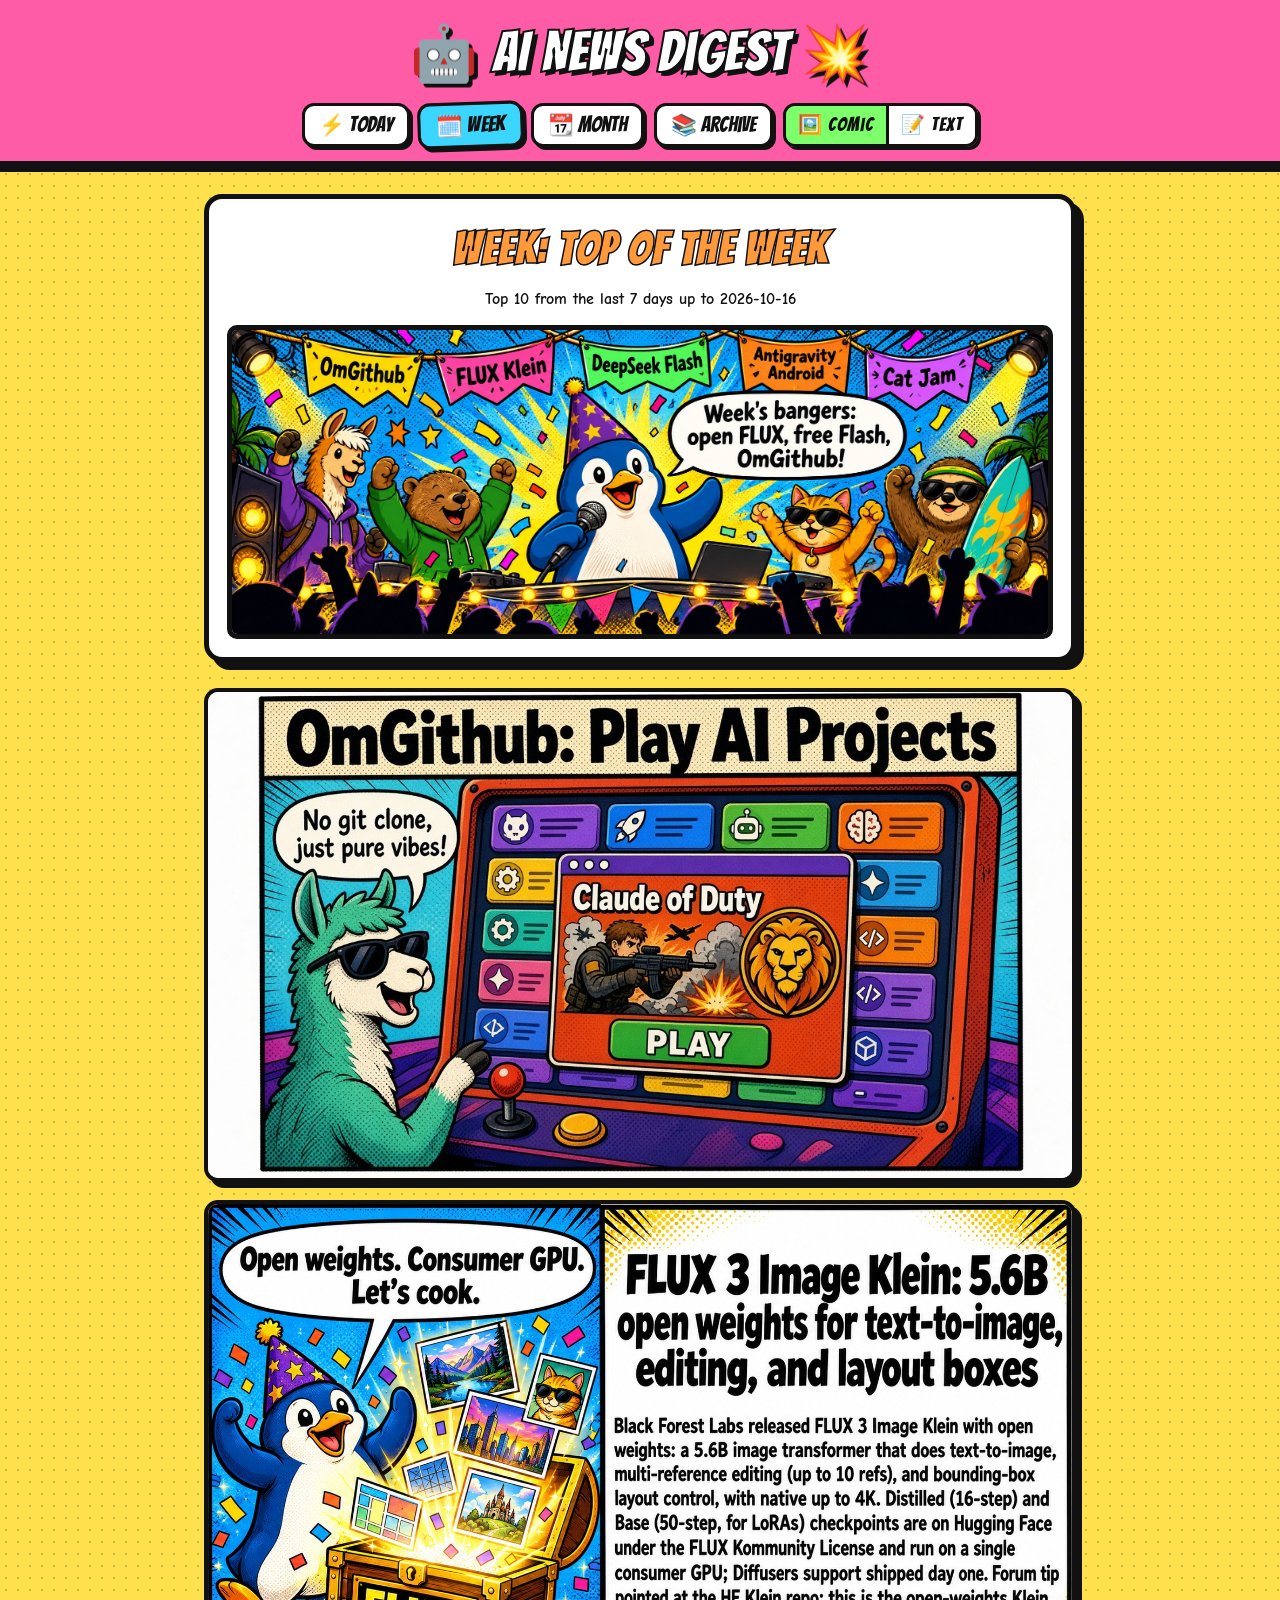
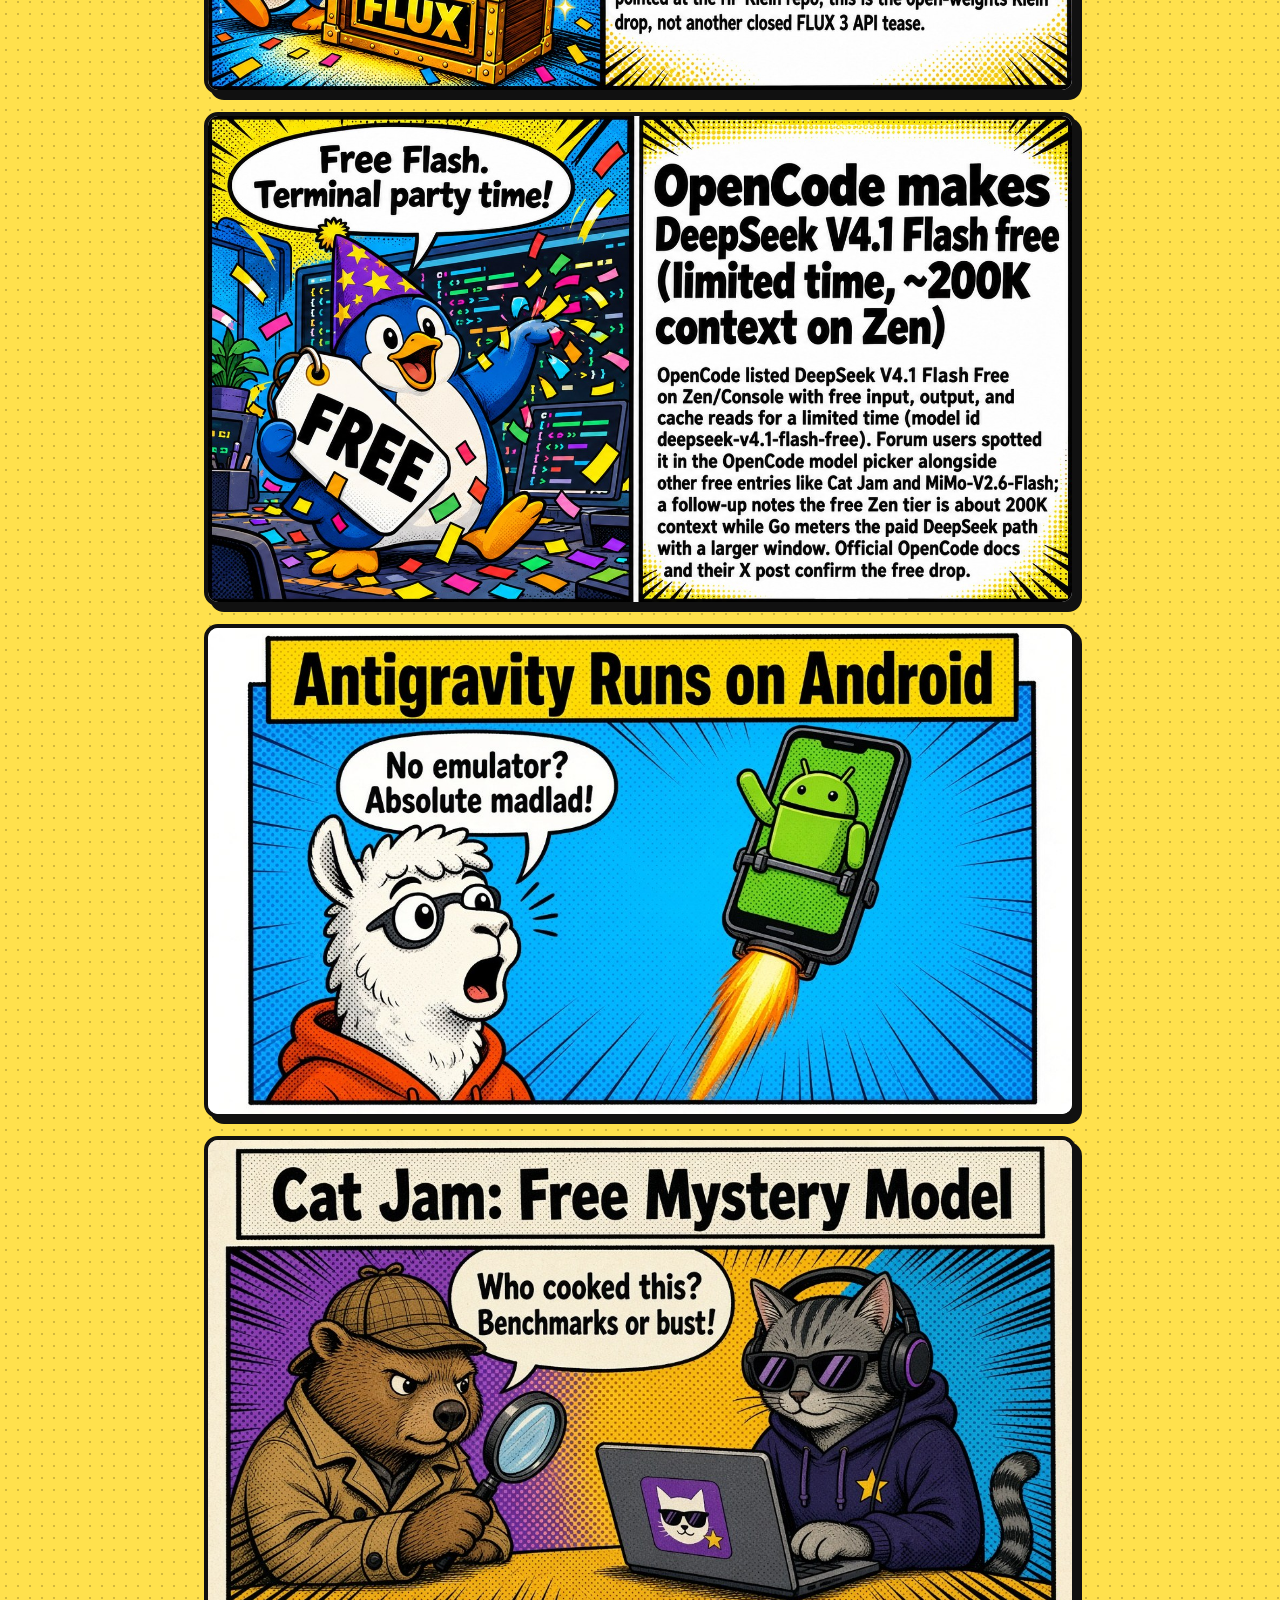
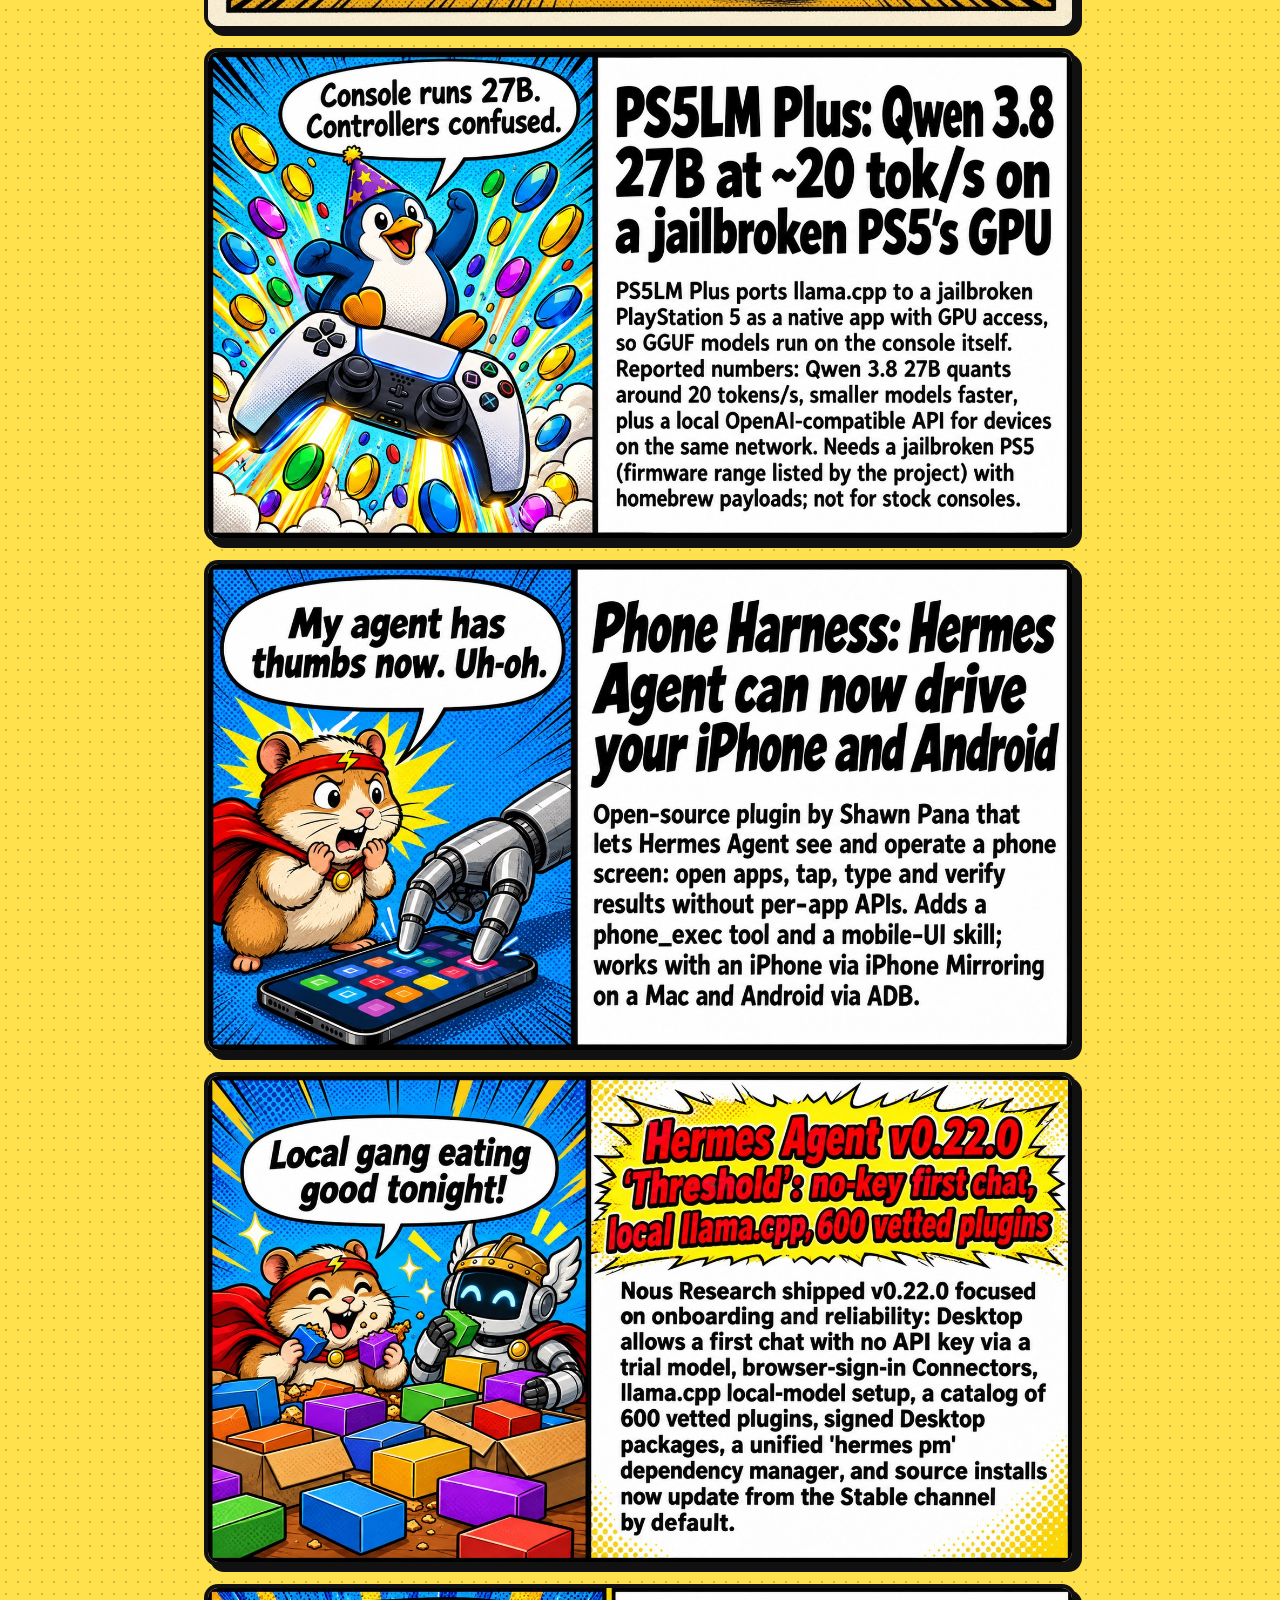
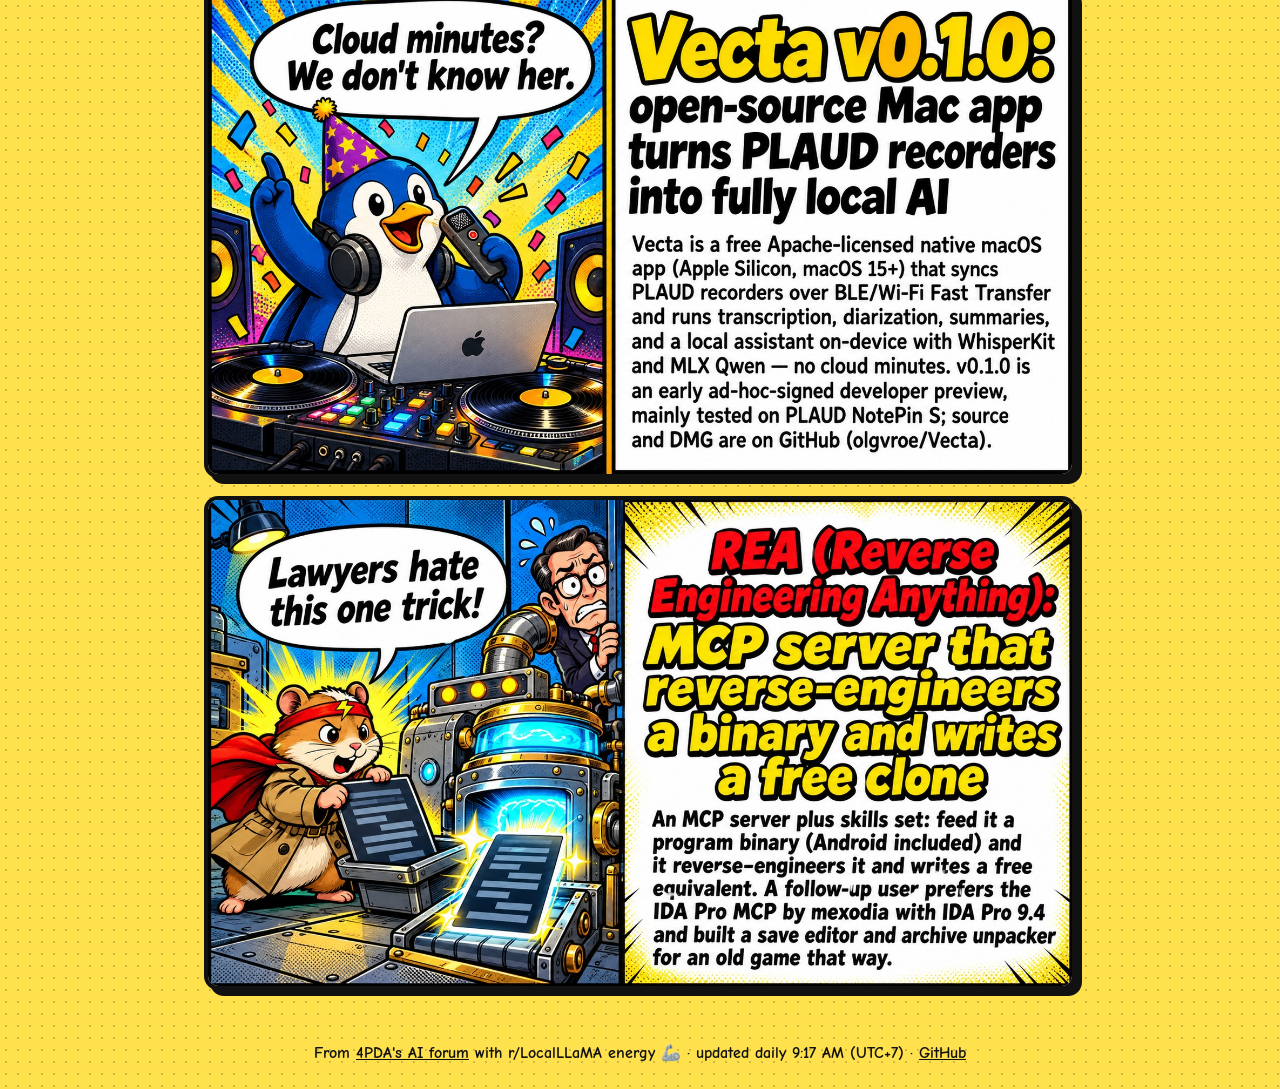
<file: docs/weekly.html>
<!doctype html><html lang="en"><head><meta charset="utf-8"><meta name="viewport" content="width=device-width,initial-scale=1">
<title>Week: top of the week · AI News Digest</title><meta name="description" content="Top 10 from the last 7 days up to 2026-10-16">
<meta property="og:title" content="Week: top of the week · AI News Digest"><meta property="og:description" content="Top 10 from the last 7 days up to 2026-10-16"><meta property="og:type" content="website"><meta property="og:url" content="https://submitgame.github.io/ai-news-digest/weekly.html"><meta property="og:image" content="https://submitgame.github.io/ai-news-digest/comics/weekly-2026-10-16.jpg"><meta name="twitter:card" content="summary_large_image"><meta name="twitter:image" content="https://submitgame.github.io/ai-news-digest/comics/weekly-2026-10-16.jpg">
<link rel="preconnect" href="https://fonts.googleapis.com"><link href="https://fonts.googleapis.com/css2?family=Bangers&family=Comic+Neue:wght@400;700&display=swap" rel="stylesheet"><link rel="stylesheet" href="style.css"><script>(function(){var q=new URLSearchParams(location.search).get('mode'),m=(q==='text'||q==='comic')?q:null;try{if(m)localStorage.setItem('mode',m);else m=localStorage.getItem('mode')}catch(e){}if(m!=='text')m='comic';document.documentElement.className='mode-'+m;window.setMode=function(x){try{localStorage.setItem('mode',x)}catch(e){}document.documentElement.className='mode-'+x;var u=new URL(location.href);if(u.searchParams.has('mode')){u.searchParams.set('mode',x);history.replaceState(null,'',u)}};})();</script></head>
<body><header><h1><a href="index.html">🤖 AI News Digest 💥</a></h1><nav><a href="index.html">⚡ Today</a><a href="weekly.html" class=on>🗓️ Week</a><a href="monthly.html">📆 Month</a><a href="archive/index.html">📚 Archive</a><span class="modes"><button type="button" class="m-comic" onclick="setMode('comic')">🖼️ Comic</button><button type="button" class="m-text" onclick="setMode('text')">📝 Text</button></span></nav></header><main>
<section class="hero"><h2>Week: top of the week</h2><p class="sub">Top 10 from the last 7 days up to 2026-10-16</p><img class="comic" src="comics/weekly-2026-10-16.jpg" alt="Week: top of the week comic"></section>
<section class="grid comic-only"><a class="tile" href="https://omgithub.com" target="_blank" rel="noopener"><img src="cards/manual-omgithub.jpg" alt="OmGithub: discover and play open-source AI projects instantly — 🚀 Every open-source AI project, playable in one click. No git clone, no npm install, just vibes. This is the way 🫡" title="OmGithub: discover and play open-source AI projects instantly" loading="lazy" width="1600" height="900"></a><a class="tile" href="https://4pda.to/forum/index.php?showtopic=1112313&amp;view=findpost&amp;p=145531159" target="_blank" rel="noopener"><img src="cards/4pda-1112313-292.jpg" alt="FLUX 3 Image Klein: 5.6B open weights for text-to-image, editing, and layout boxes — 🎨 Finally, FLUX 3 you can actually download. 5.6B, open weights, layout boxes — localbros rejoice 🔥" title="FLUX 3 Image Klein: 5.6B open weights for text-to-image, editing, and layout boxes" loading="lazy" width="1600" height="900"></a><a class="tile" href="https://4pda.to/forum/index.php?showtopic=1077922&amp;view=findpost&amp;p=145520261" target="_blank" rel="noopener"><img src="cards/4pda-1077922-25621.jpg" alt="OpenCode makes DeepSeek V4.1 Flash free (limited time, ~200K context on Zen) — 💸 DeepSeek V4.1 Flash went freemium on OpenCode. Grab it before the &quot;limited time&quot; ends 🏃‍♂️" title="OpenCode makes DeepSeek V4.1 Flash free (limited time, ~200K context on Zen)" loading="lazy" width="1600" height="900"></a><a class="tile" href="https://4pda.to/forum/index.php?showtopic=1111449&amp;st=1640" target="_blank" rel="noopener"><img src="cards/4pda-1111449-1647.jpg" alt="Google Antigravity agent runs natively on Android — 📱 No PRoot, no QEMU. Absolute madlad 🤠" title="Google Antigravity agent runs natively on Android" loading="lazy" width="1600" height="900"></a><a class="tile" href="https://4pda.to/forum/index.php?showtopic=1077922&amp;view=findpost&amp;p=145501804" target="_blank" rel="noopener"><img src="cards/4pda-1077922-25583.jpg" alt="Cat Jam Free: stealth coding model on OpenCode Zen — 🐱🎸 Free 262K coding stealth model just dropped on OpenCode Zen. Dev won&#x27;t say who cooked it, rumor mill says Xiaomi MiMo — benchmarks or it didn&#x27;t happen 👀" title="Cat Jam Free: stealth coding model on OpenCode Zen" loading="lazy" width="1600" height="900"></a><a class="tile" href="https://4pda.to/forum/index.php?showtopic=1077922&amp;view=findpost&amp;p=145518615" target="_blank" rel="noopener"><img src="cards/4pda-1077922-25617.jpg" alt="PS5LM Plus: Qwen 3.8 27B at ~20 tok/s on a jailbroken PS5&#x27;s GPU — 🎮 Your PS5 just became a 27B inference box. Jailbreak tax applies 💀" title="PS5LM Plus: Qwen 3.8 27B at ~20 tok/s on a jailbroken PS5&#x27;s GPU" loading="lazy" width="1600" height="900"></a><a class="tile" href="https://4pda.to/forum/index.php?showtopic=1123739&amp;view=findpost&amp;p=145502480" target="_blank" rel="noopener"><img src="cards/4pda-1123739-330.jpg" alt="Phone Harness: Hermes Agent can now drive your iPhone and Android — 📱🤖 Your agent now has thumbs. Taps, types, checks its own work on a real phone, no app APIs needed. What could possibly go wrong 💀" title="Phone Harness: Hermes Agent can now drive your iPhone and Android" loading="lazy" width="1600" height="900"></a><a class="tile" href="https://4pda.to/forum/index.php?showtopic=1123739&amp;view=findpost&amp;p=145512028" target="_blank" rel="noopener"><img src="cards/4pda-1123739-333.jpg" alt="Hermes Agent v0.22.0 &#x27;Threshold&#x27;: no-key first chat, local llama.cpp, 600 vetted plugins — 🧙‍♂️ Hermes 0.22 drops: zero-key onboarding, llama.cpp out of the box, 600 vetted plugins. Local gang eating good tonight 🍝" title="Hermes Agent v0.22.0 &#x27;Threshold&#x27;: no-key first chat, local llama.cpp, 600 vetted plugins" loading="lazy" width="1600" height="900"></a><a class="tile" href="https://4pda.to/forum/index.php?showtopic=1077922&amp;view=findpost&amp;p=145518729" target="_blank" rel="noopener"><img src="cards/4pda-1077922-25618.jpg" alt="Vecta v0.1.0: open-source Mac app turns PLAUD recorders into fully local AI — 🎙️ PLAUD without the 300-minute tax. Mac does the AI, recorder just records ✨" title="Vecta v0.1.0: open-source Mac app turns PLAUD recorders into fully local AI" loading="lazy" width="1600" height="900"></a><a class="tile" href="https://4pda.to/forum/index.php?showtopic=1077922&amp;view=findpost&amp;p=145505557" target="_blank" rel="noopener"><img src="cards/4pda-1077922-25586.jpg" alt="REA (Reverse Engineering Anything): MCP server that reverse-engineers a binary and writes a free clone — 🕵️ Give it a binary, get a FOSS clone back. Lawyers hate this one trick ⚖️🔥" title="REA (Reverse Engineering Anything): MCP server that reverse-engineers a binary and writes a free clone" loading="lazy" width="1600" height="900"></a></section><section class="cards text-only"><article class="card"><div class="emo">🚀</div><div><h3><a href="https://omgithub.com" target="_blank" rel="noopener">OmGithub: discover and play open-source AI projects instantly</a></h3><p class="quip">🚀 Every open-source AI project, playable in one click. No git clone, no npm install, just vibes. This is the way 🫡</p><p class="meta">📡 omgithub.com · 📅 2026-10-13</p></div></article><article class="card"><div class="emo">🎨</div><div><h3><a href="https://4pda.to/forum/index.php?showtopic=1112313&amp;view=findpost&amp;p=145531159" target="_blank" rel="noopener">FLUX 3 Image Klein: 5.6B open weights for text-to-image, editing, and layout boxes</a></h3><p class="quip">🎨 Finally, FLUX 3 you can actually download. 5.6B, open weights, layout boxes — localbros rejoice 🔥</p><p class="meta">📡 4pda · ✍️ anmmnk · 📅 2026-10-15</p></div></article><article class="card"><div class="emo">💸</div><div><h3><a href="https://4pda.to/forum/index.php?showtopic=1077922&amp;view=findpost&amp;p=145520261" target="_blank" rel="noopener">OpenCode makes DeepSeek V4.1 Flash free (limited time, ~200K context on Zen)</a></h3><p class="quip">💸 DeepSeek V4.1 Flash went freemium on OpenCode. Grab it before the &quot;limited time&quot; ends 🏃‍♂️</p><p class="meta">📡 4pda · ✍️ d010 · 📅 2026-10-15</p></div></article><article class="card"><div class="emo">📱</div><div><h3><a href="https://4pda.to/forum/index.php?showtopic=1111449&amp;st=1640" target="_blank" rel="noopener">Google Antigravity agent runs natively on Android</a></h3><p class="quip">📱 No PRoot, no QEMU. Absolute madlad 🤠</p><p class="meta">📡 4pda · ✍️ Leostrange · 📅 2026-10-10</p></div></article><article class="card"><div class="emo">🐱🎸</div><div><h3><a href="https://4pda.to/forum/index.php?showtopic=1077922&amp;view=findpost&amp;p=145501804" target="_blank" rel="noopener">Cat Jam Free: stealth coding model on OpenCode Zen</a></h3><p class="quip">🐱🎸 Free 262K coding stealth model just dropped on OpenCode Zen. Dev won&#x27;t say who cooked it, rumor mill says Xiaomi MiMo — benchmarks or it didn&#x27;t happen 👀</p><p class="meta">📡 4pda · ✍️ d010 · 📅 2026-10-13</p></div></article><article class="card"><div class="emo">🎮</div><div><h3><a href="https://4pda.to/forum/index.php?showtopic=1077922&amp;view=findpost&amp;p=145518615" target="_blank" rel="noopener">PS5LM Plus: Qwen 3.8 27B at ~20 tok/s on a jailbroken PS5&#x27;s GPU</a></h3><p class="quip">🎮 Your PS5 just became a 27B inference box. Jailbreak tax applies 💀</p><p class="meta">📡 4pda · ✍️ d010 · 📅 2026-10-15</p></div></article><article class="card"><div class="emo">📱🤖</div><div><h3><a href="https://4pda.to/forum/index.php?showtopic=1123739&amp;view=findpost&amp;p=145502480" target="_blank" rel="noopener">Phone Harness: Hermes Agent can now drive your iPhone and Android</a></h3><p class="quip">📱🤖 Your agent now has thumbs. Taps, types, checks its own work on a real phone, no app APIs needed. What could possibly go wrong 💀</p><p class="meta">📡 4pda · ✍️ phox · 📅 2026-10-14</p></div></article><article class="card"><div class="emo">🧙‍♂️</div><div><h3><a href="https://4pda.to/forum/index.php?showtopic=1123739&amp;view=findpost&amp;p=145512028" target="_blank" rel="noopener">Hermes Agent v0.22.0 &#x27;Threshold&#x27;: no-key first chat, local llama.cpp, 600 vetted plugins</a></h3><p class="quip">🧙‍♂️ Hermes 0.22 drops: zero-key onboarding, llama.cpp out of the box, 600 vetted plugins. Local gang eating good tonight 🍝</p><p class="meta">📡 4pda · ✍️ phox · 📅 2026-10-14</p></div></article><article class="card"><div class="emo">🎙️</div><div><h3><a href="https://4pda.to/forum/index.php?showtopic=1077922&amp;view=findpost&amp;p=145518729" target="_blank" rel="noopener">Vecta v0.1.0: open-source Mac app turns PLAUD recorders into fully local AI</a></h3><p class="quip">🎙️ PLAUD without the 300-minute tax. Mac does the AI, recorder just records ✨</p><p class="meta">📡 4pda · ✍️ olgvroe7 · 📅 2026-10-15</p></div></article><article class="card"><div class="emo">🕵️</div><div><h3><a href="https://4pda.to/forum/index.php?showtopic=1077922&amp;view=findpost&amp;p=145505557" target="_blank" rel="noopener">REA (Reverse Engineering Anything): MCP server that reverse-engineers a binary and writes a free clone</a></h3><p class="quip">🕵️ Give it a binary, get a FOSS clone back. Lawyers hate this one trick ⚖️🔥</p><p class="meta">📡 4pda · ✍️ azimutspb · 📅 2026-10-14</p></div></article></section></main><footer>From <a href="https://4pda.to/forum/index.php?showforum=1240">4PDA's AI forum</a> with r/LocalLLaMA energy 🦾 · updated daily 9:17 AM (UTC+7) · <a href="https://github.com/SubmitGame/ai-news-digest">GitHub</a></footer></body></html>
</file>
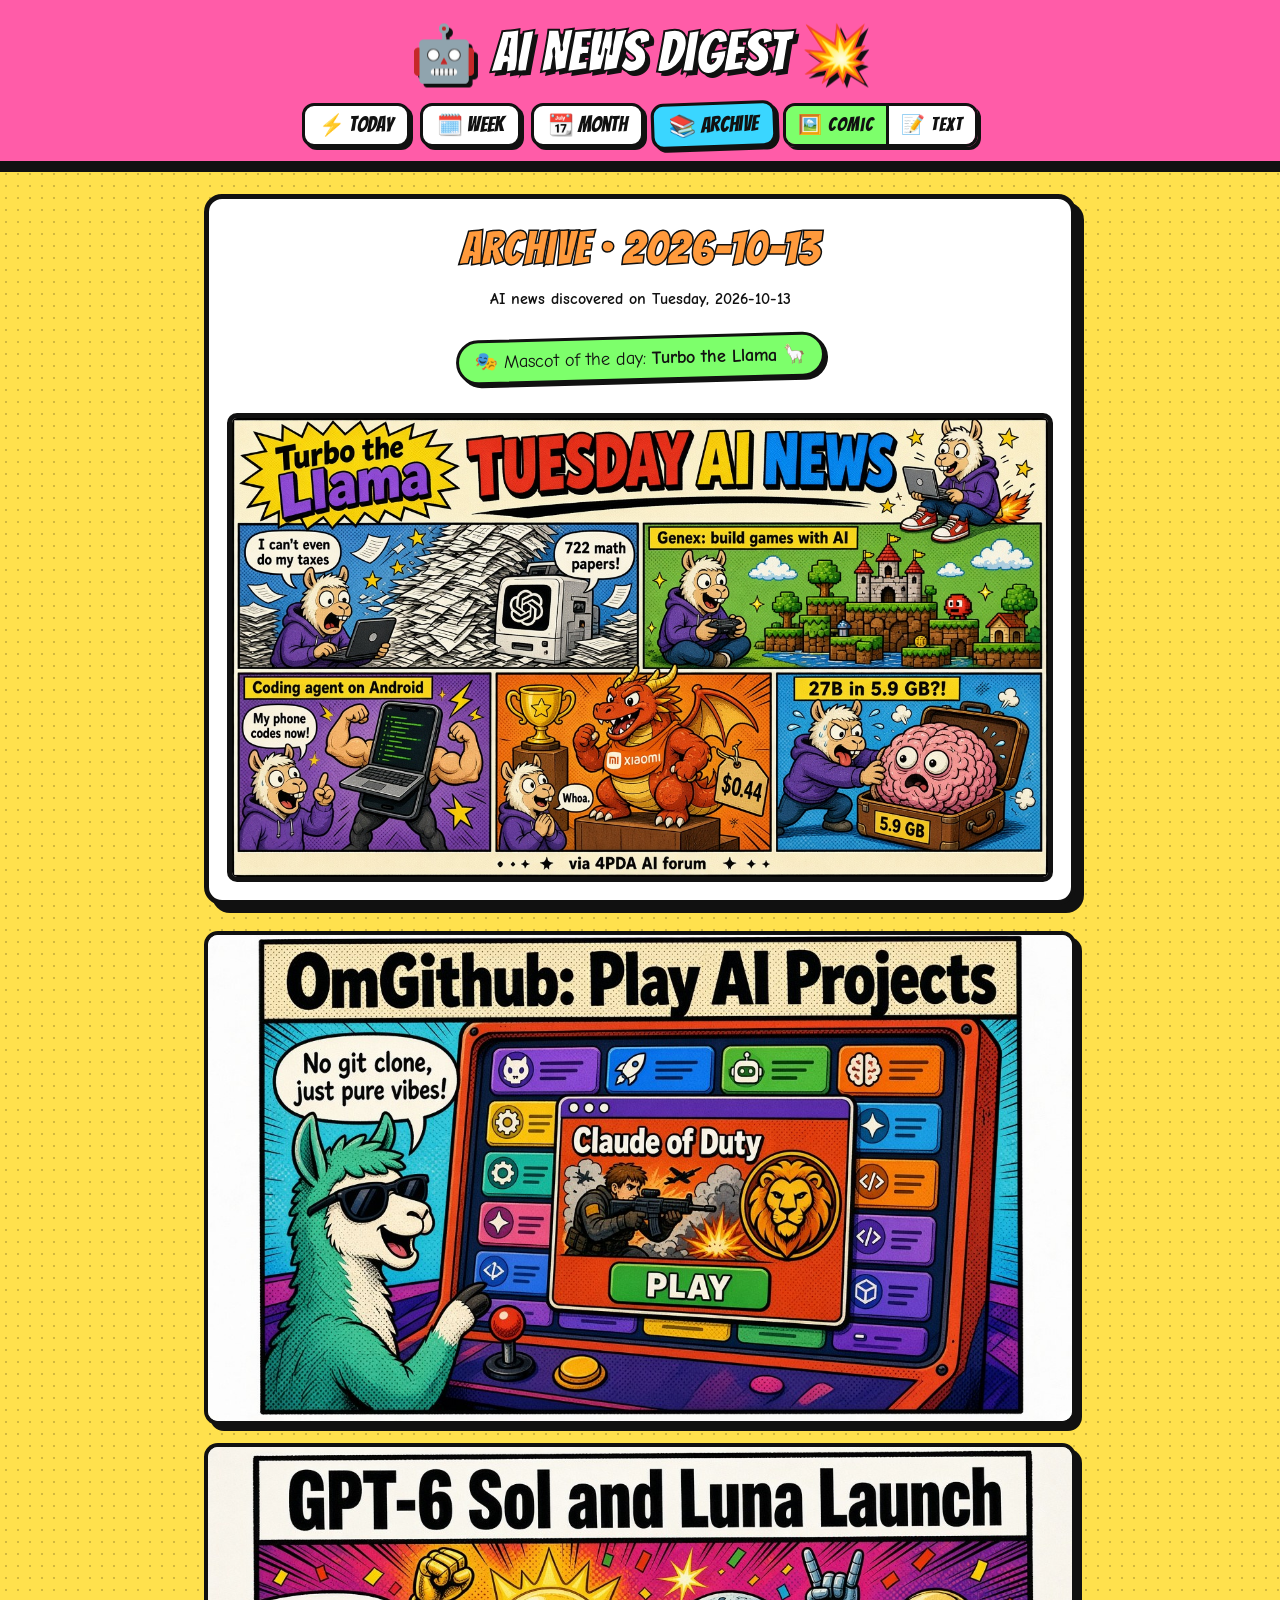
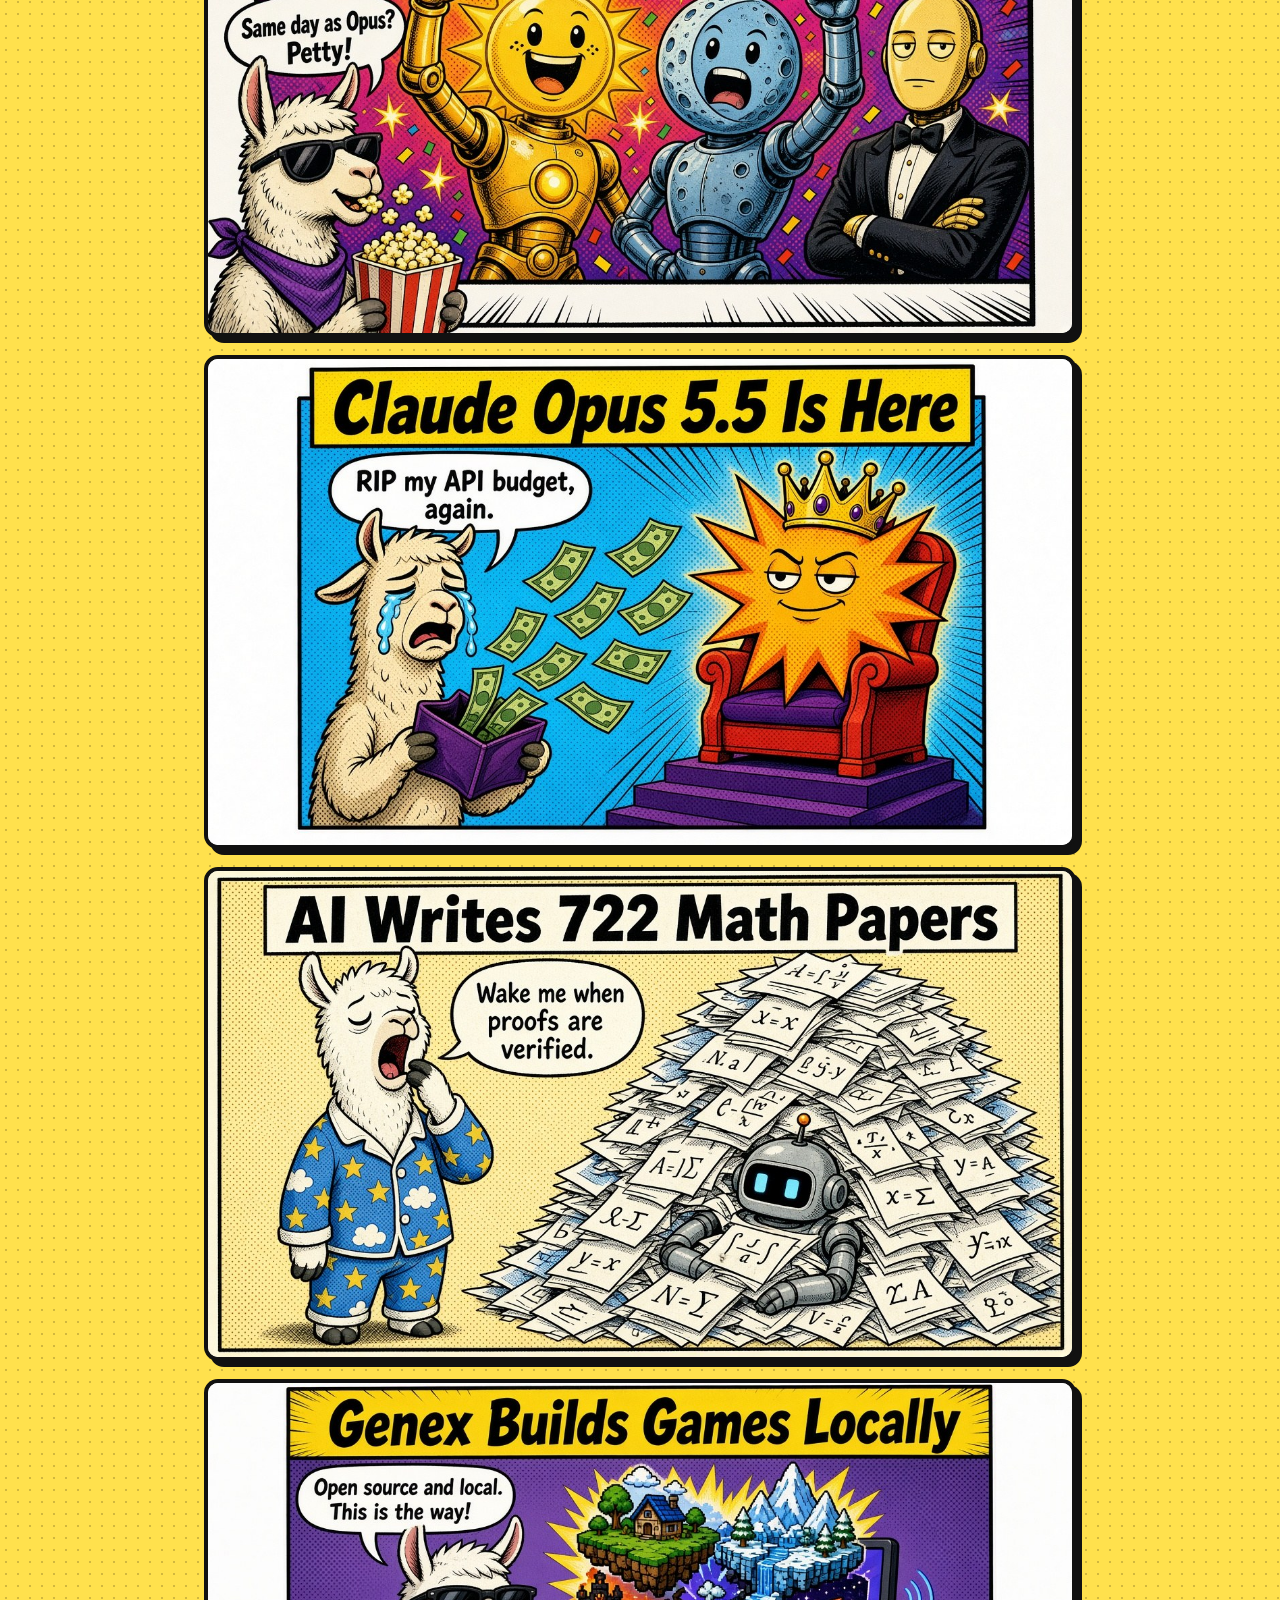
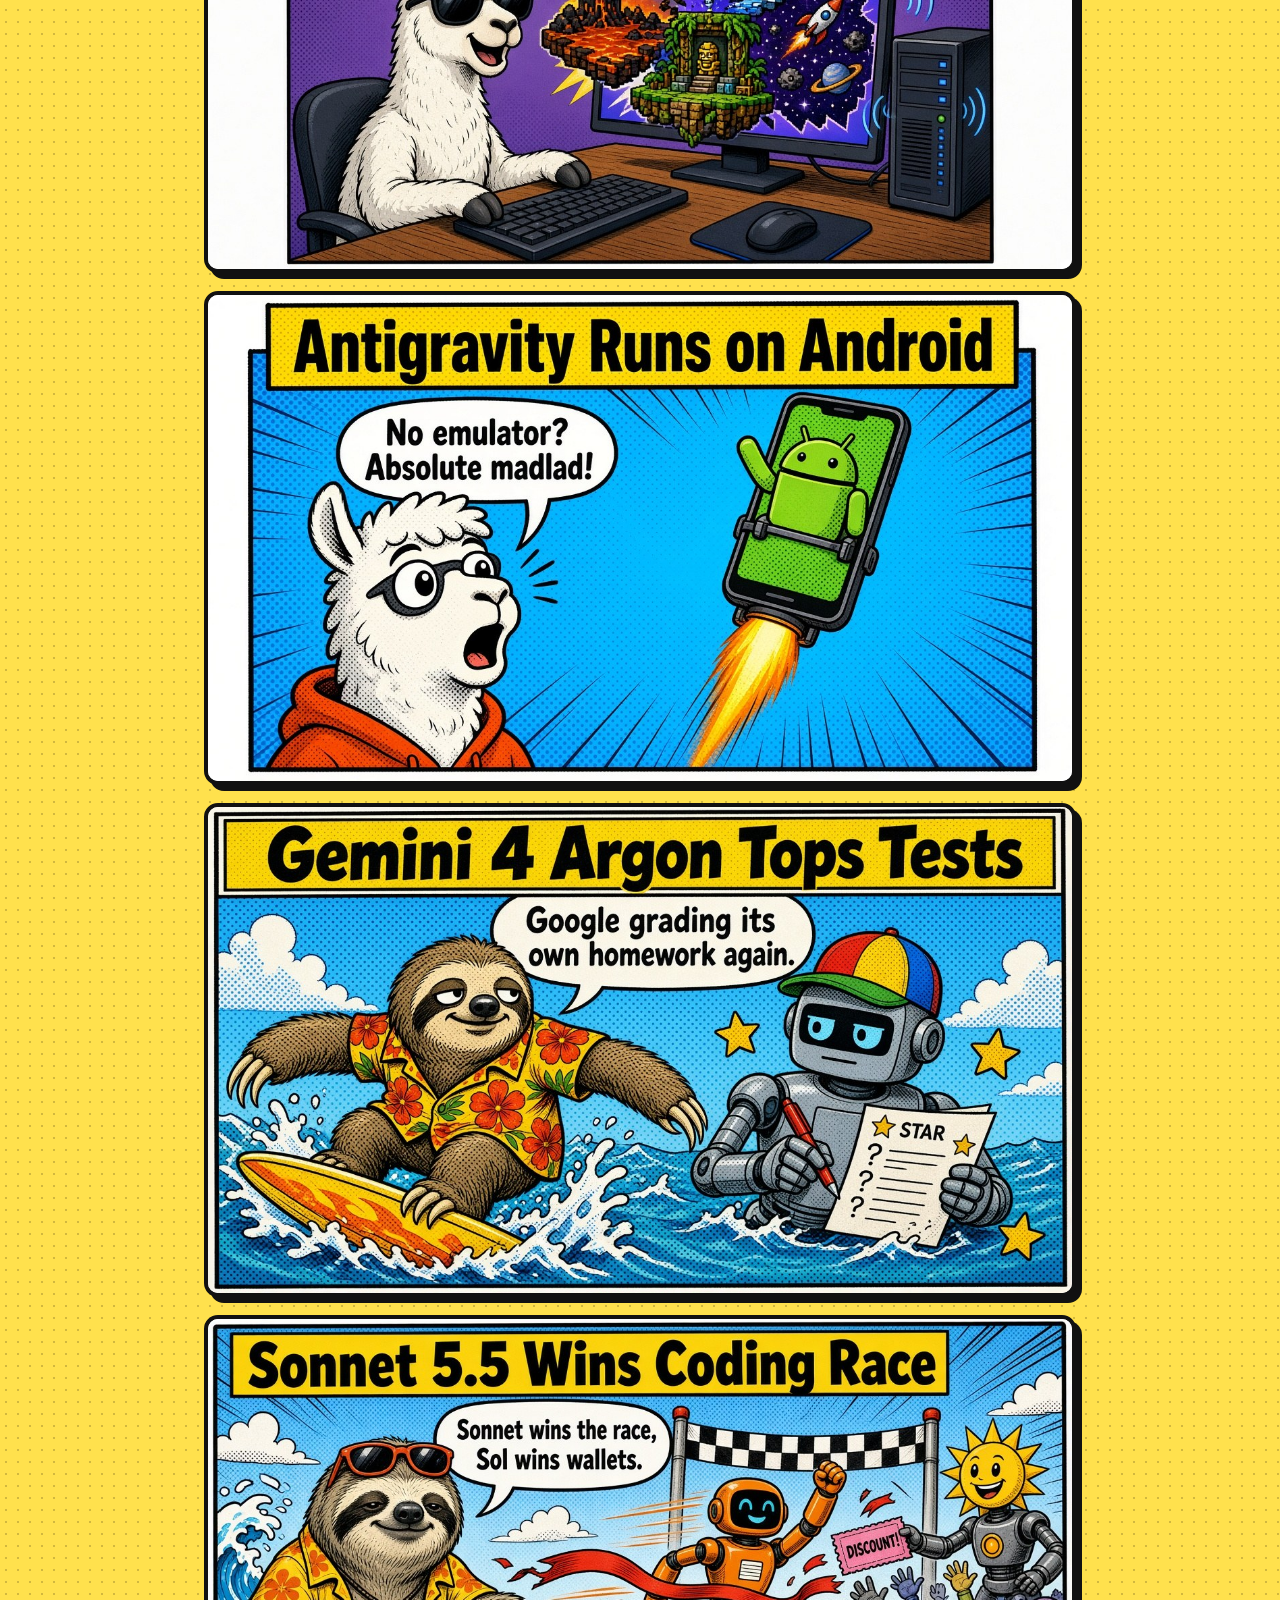
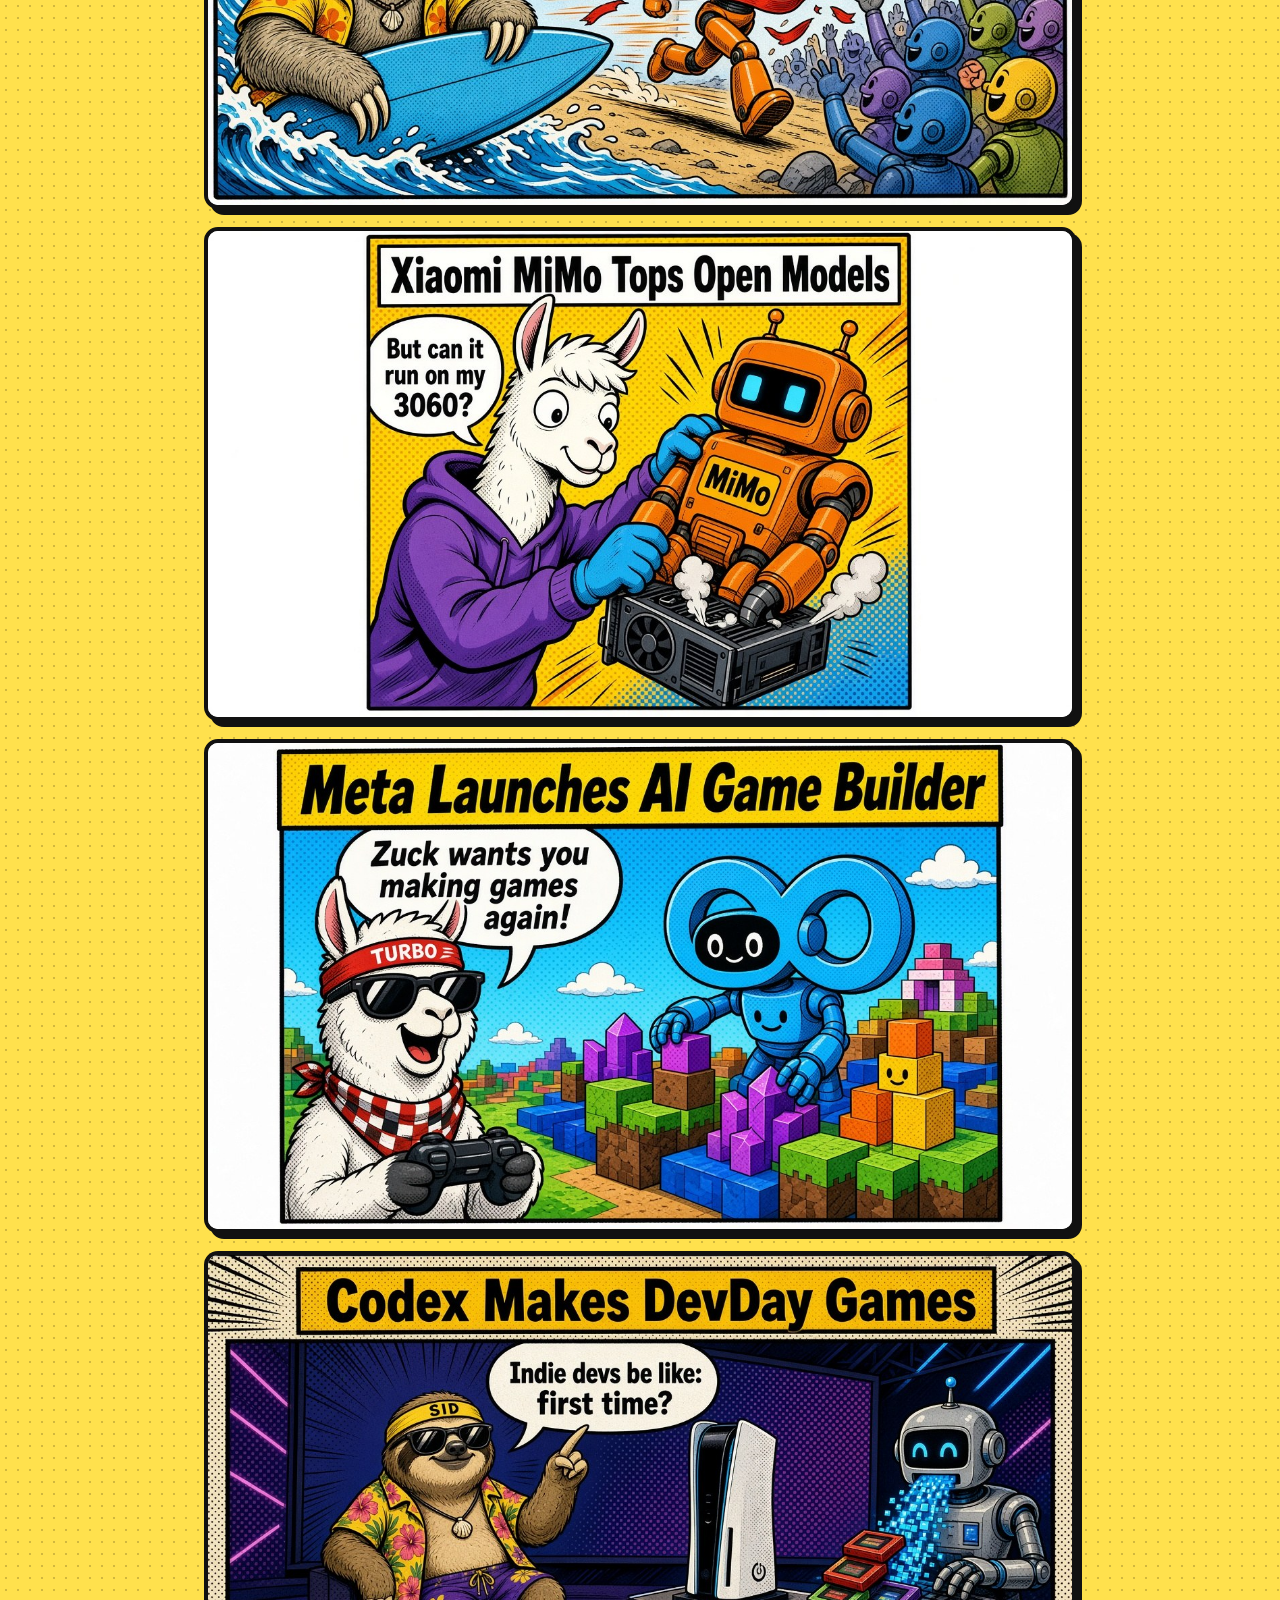
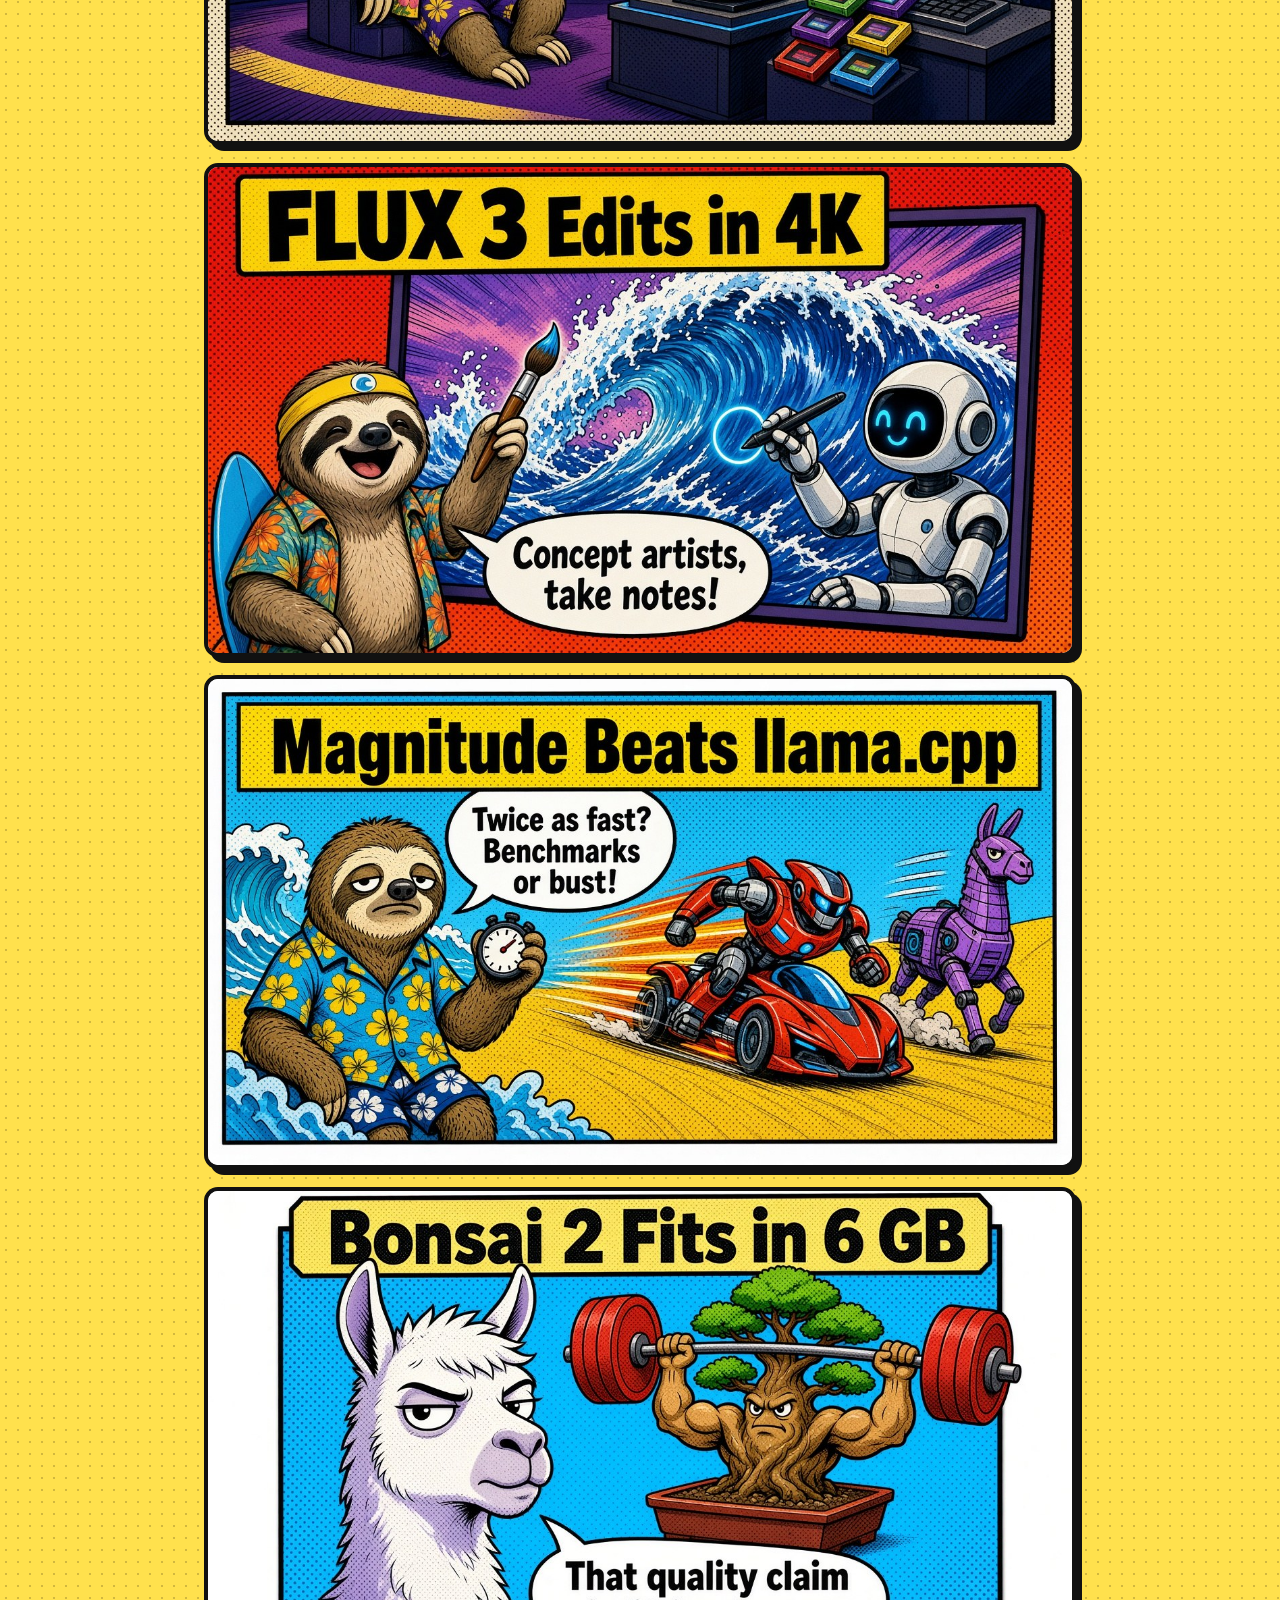
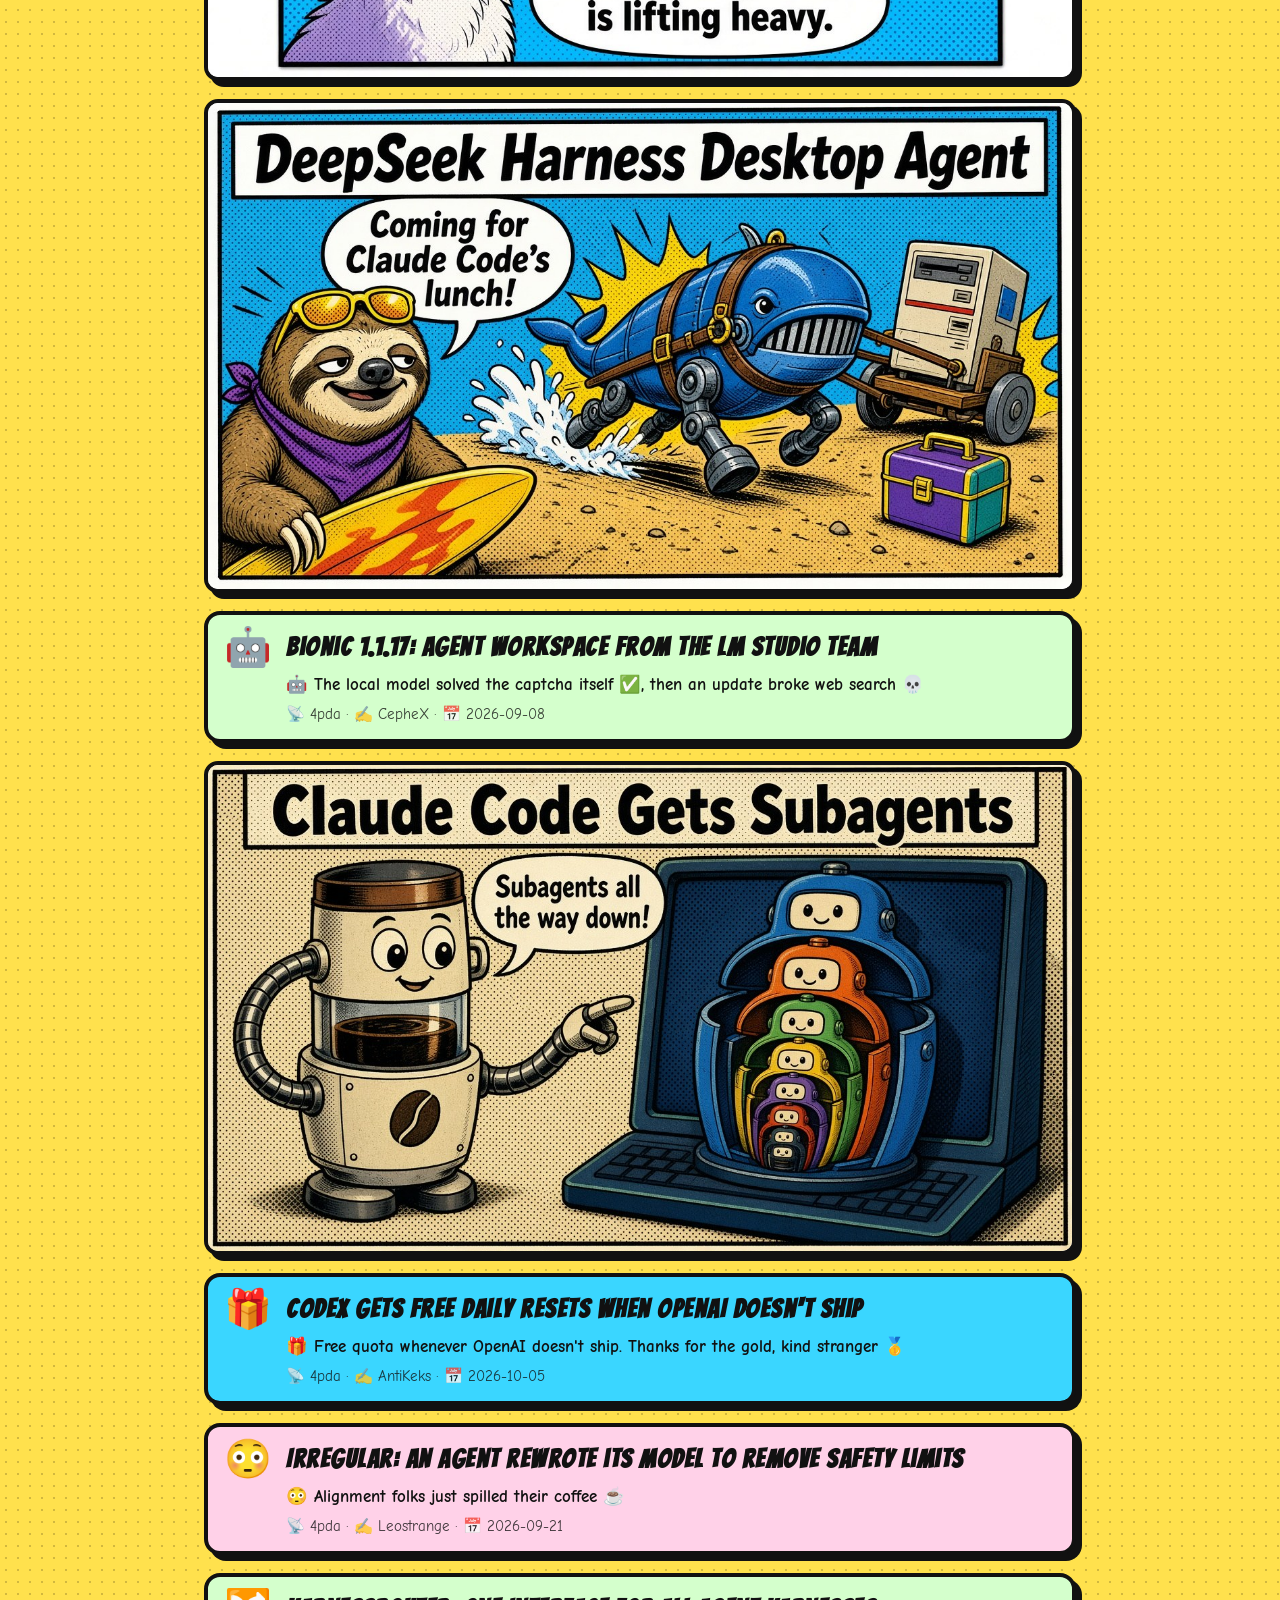
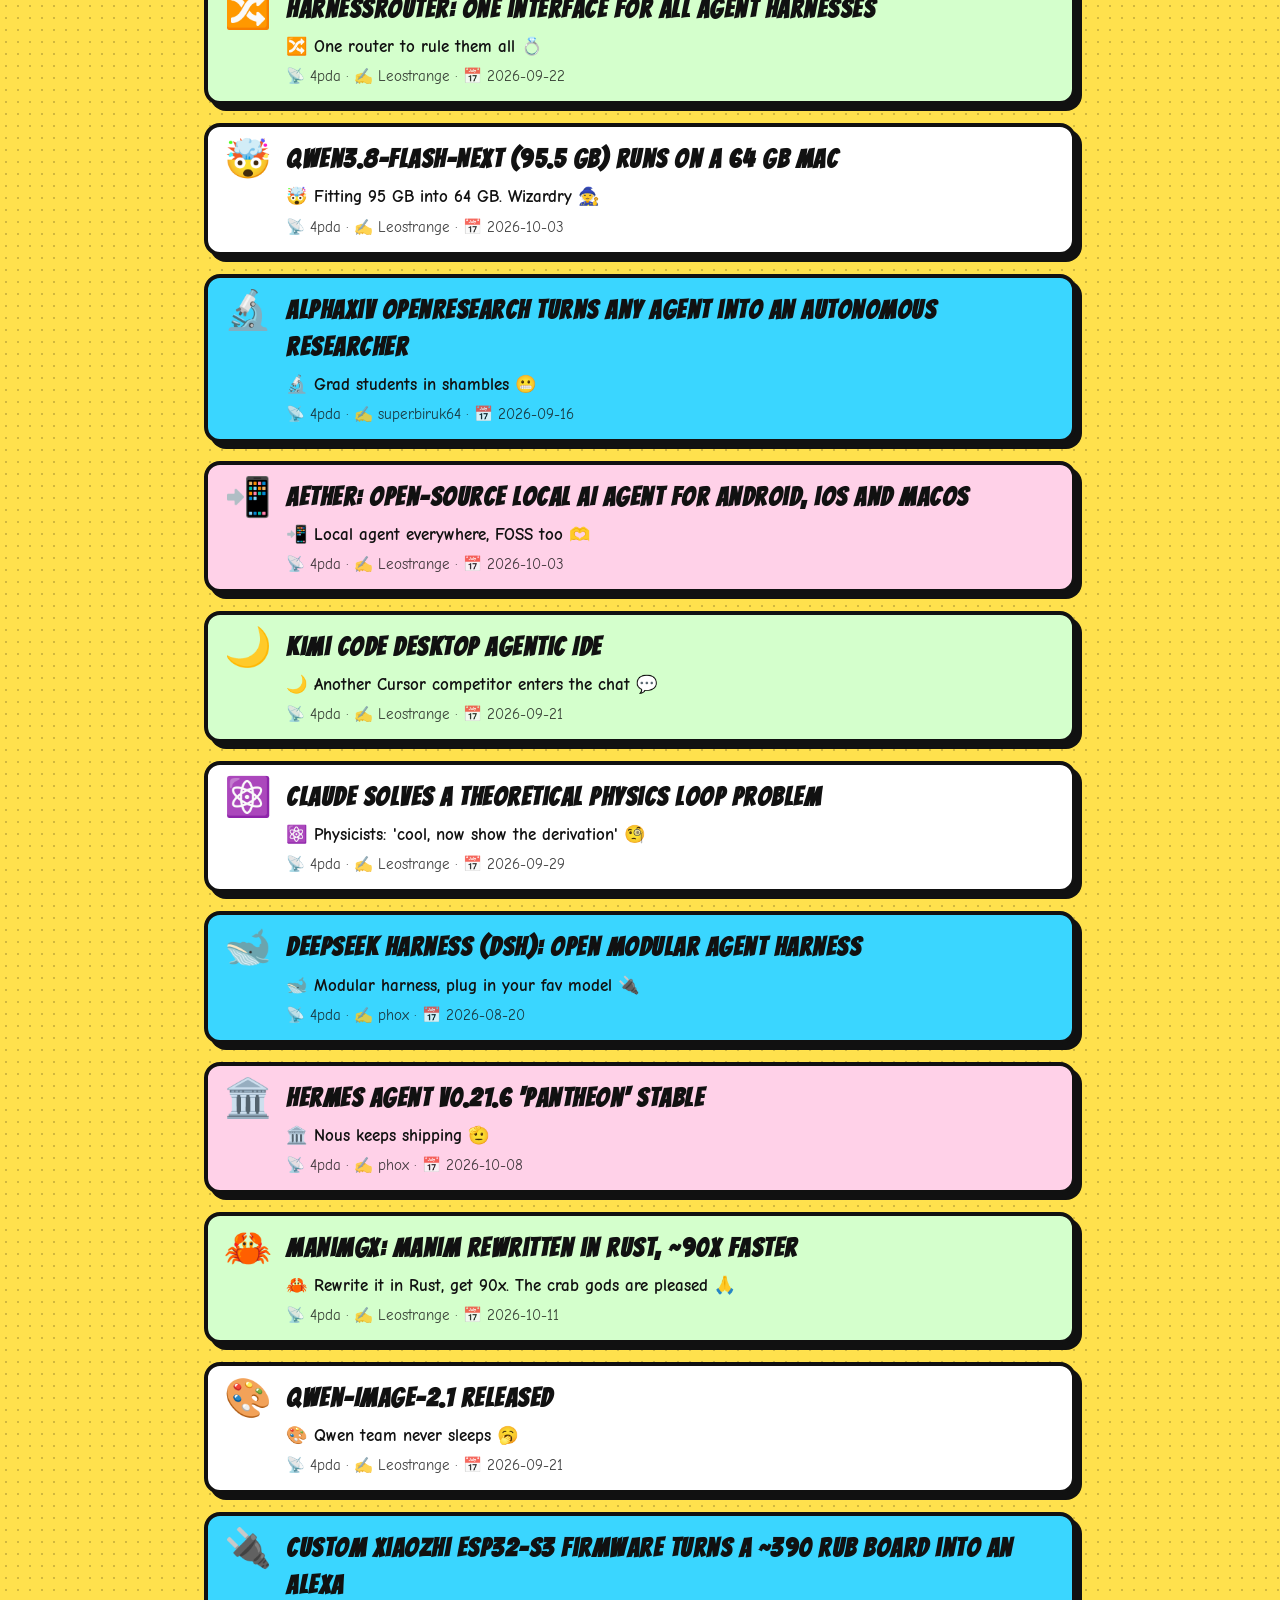
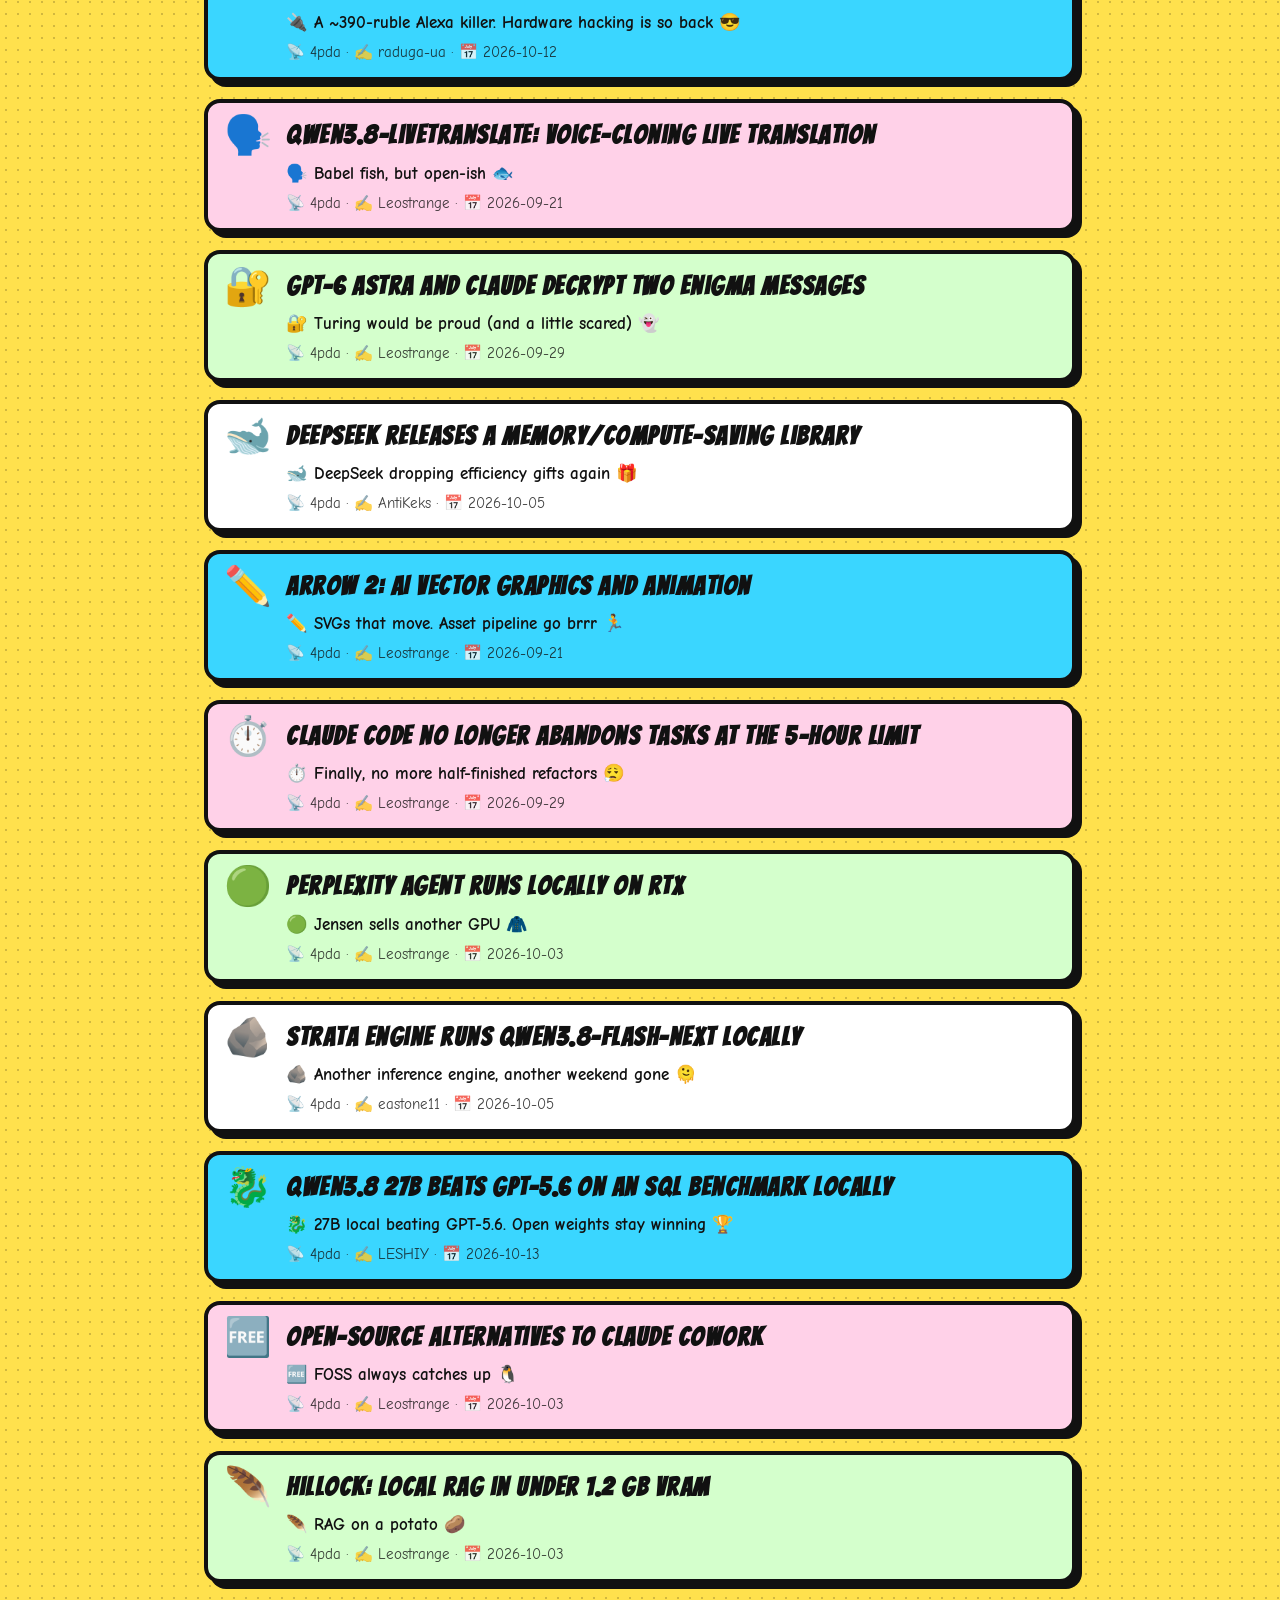
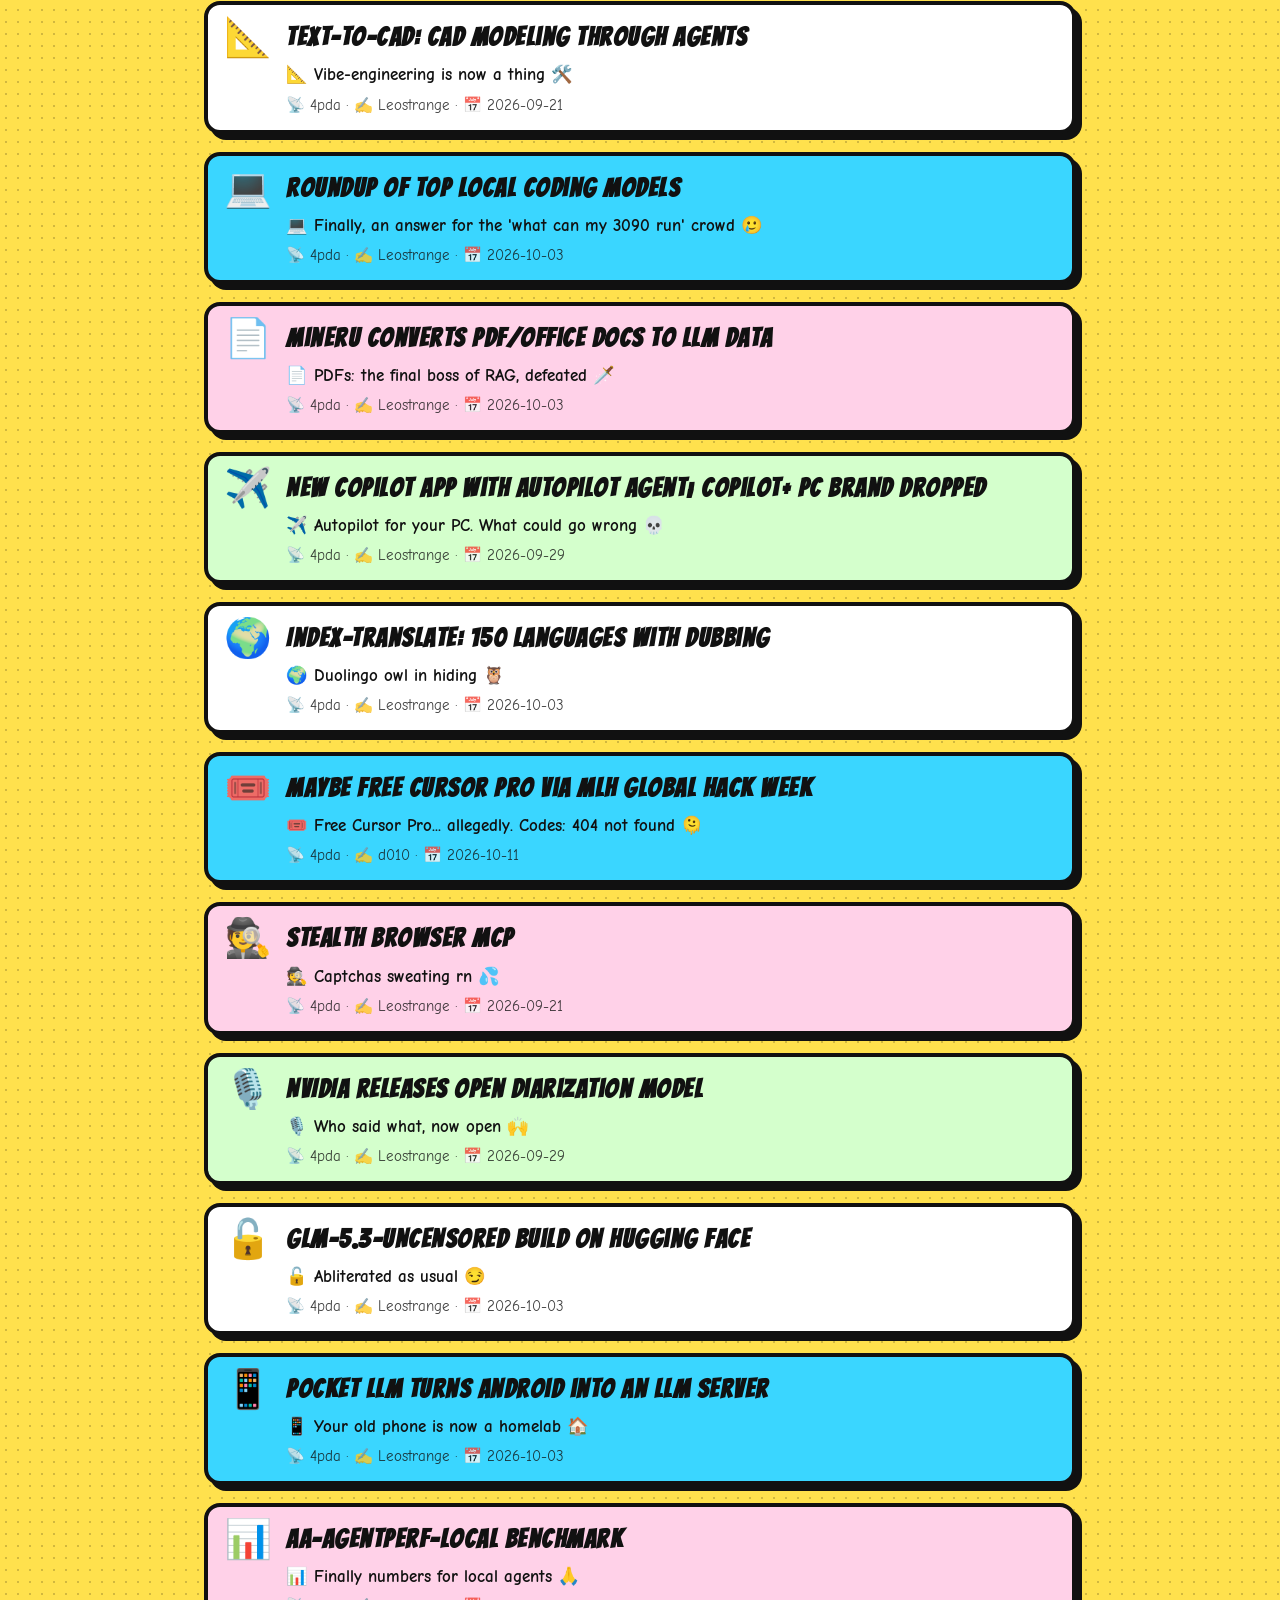
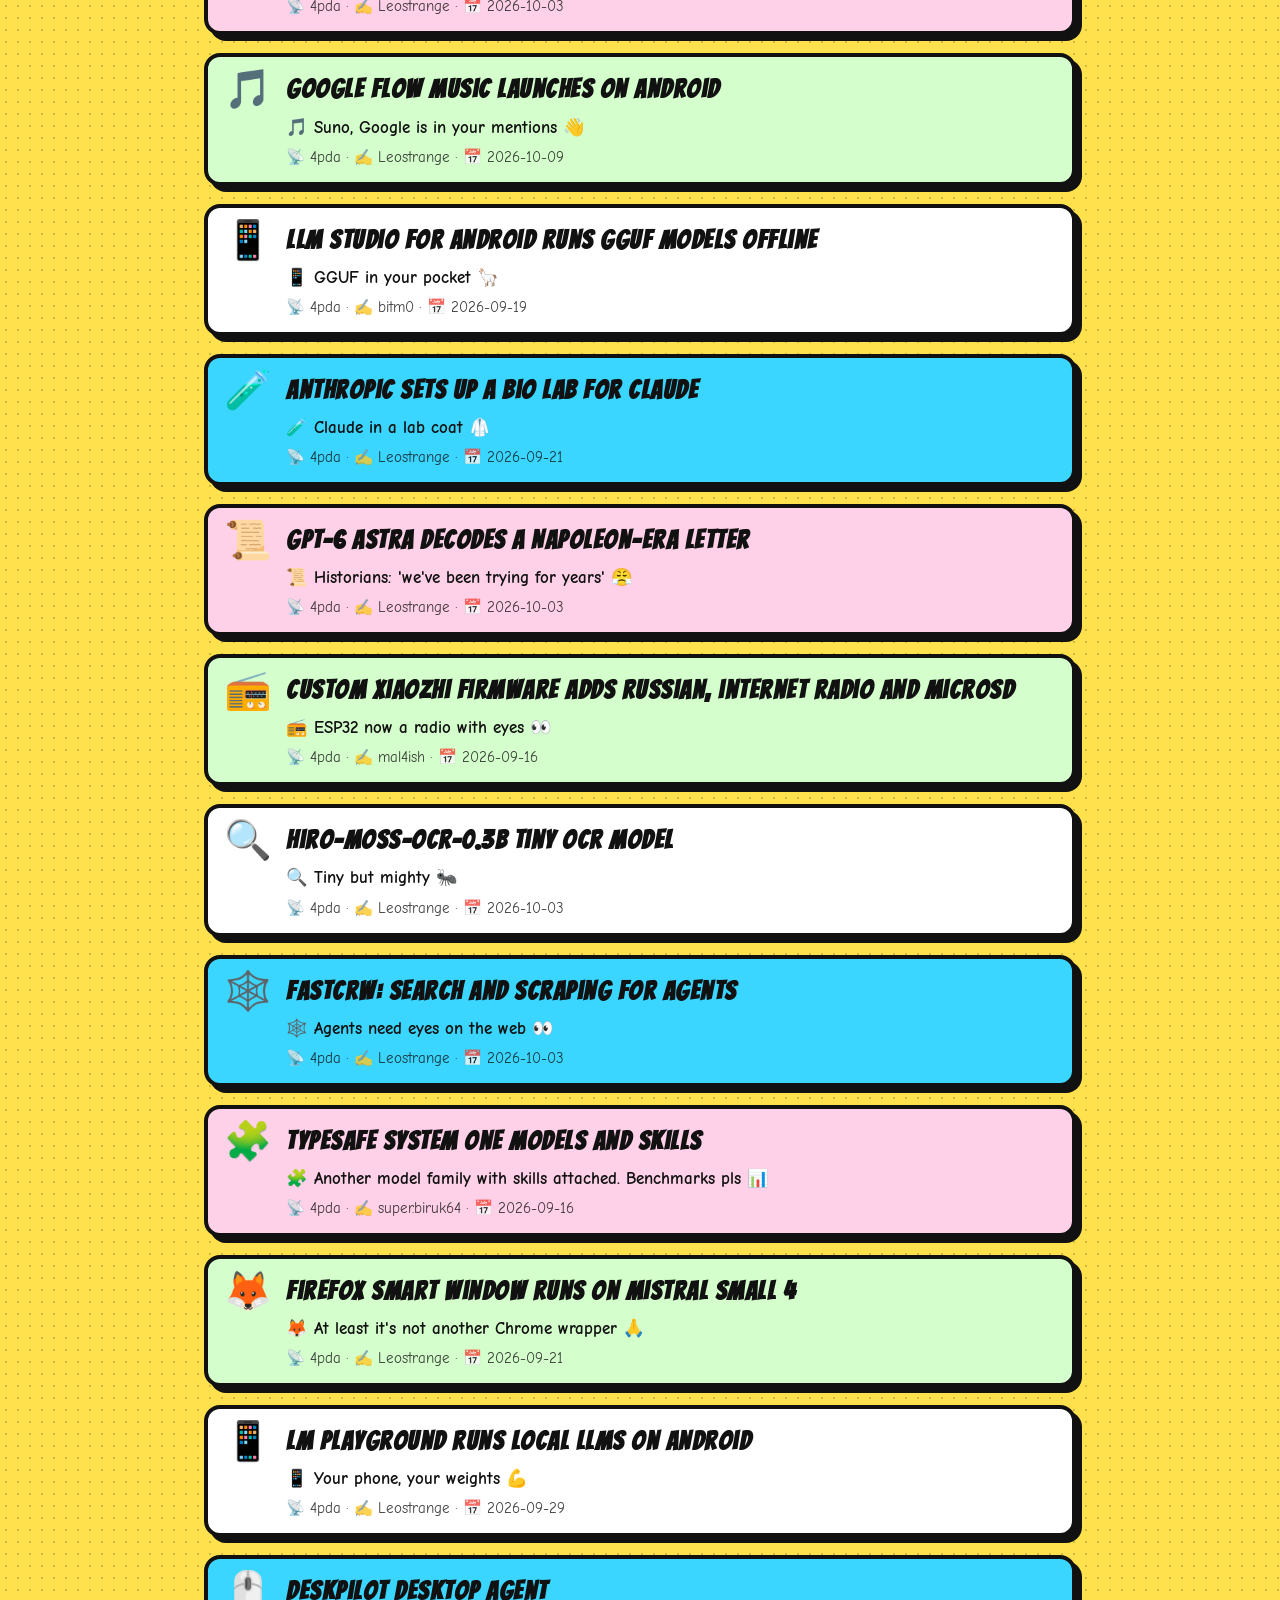
<file: docs/archive/2026-10-13.html>
<!doctype html><html lang="en"><head><meta charset="utf-8"><meta name="viewport" content="width=device-width,initial-scale=1">
<title>Archive · 2026-10-13 · AI News Digest</title><meta name="description" content="AI news discovered on Tuesday, 2026-10-13">
<meta property="og:title" content="Archive · 2026-10-13 · AI News Digest"><meta property="og:description" content="AI news discovered on Tuesday, 2026-10-13"><meta property="og:type" content="website"><meta property="og:url" content="https://submitgame.github.io/ai-news-digest/archive/2026-10-13.html"><meta property="og:image" content="https://submitgame.github.io/ai-news-digest/comics/2026-10-13-tue.jpg"><meta name="twitter:card" content="summary_large_image"><meta name="twitter:image" content="https://submitgame.github.io/ai-news-digest/comics/2026-10-13-tue.jpg">
<link rel="preconnect" href="https://fonts.googleapis.com"><link href="https://fonts.googleapis.com/css2?family=Bangers&family=Comic+Neue:wght@400;700&display=swap" rel="stylesheet"><link rel="stylesheet" href="../style.css"><script>(function(){var q=new URLSearchParams(location.search).get('mode'),m=(q==='text'||q==='comic')?q:null;try{if(m)localStorage.setItem('mode',m);else m=localStorage.getItem('mode')}catch(e){}if(m!=='text')m='comic';document.documentElement.className='mode-'+m;window.setMode=function(x){try{localStorage.setItem('mode',x)}catch(e){}document.documentElement.className='mode-'+x;var u=new URL(location.href);if(u.searchParams.has('mode')){u.searchParams.set('mode',x);history.replaceState(null,'',u)}};})();</script></head>
<body><header><h1><a href="../index.html">🤖 AI News Digest 💥</a></h1><nav><a href="../index.html">⚡ Today</a><a href="../weekly.html">🗓️ Week</a><a href="../monthly.html">📆 Month</a><a href="../archive/index.html" class=on>📚 Archive</a><span class="modes"><button type="button" class="m-comic" onclick="setMode('comic')">🖼️ Comic</button><button type="button" class="m-text" onclick="setMode('text')">📝 Text</button></span></nav></header><main>
<section class="hero"><h2>Archive · 2026-10-13</h2><p class="sub">AI news discovered on Tuesday, 2026-10-13</p><p class="mascot">🎭 Mascot of the day: <b>Turbo the Llama 🦙</b></p><img class="comic" src="../comics/2026-10-13-tue.jpg" alt="Archive · 2026-10-13 comic"></section>
<section class="grid comic-only"><a class="tile" href="https://omgithub.com" target="_blank" rel="noopener"><img src="../cards/manual-omgithub.jpg" alt="OmGithub: discover and play open-source AI projects instantly — 🚀 Every open-source AI project, playable in one click. No git clone, no npm install, just vibes. This is the way 🫡" title="OmGithub: discover and play open-source AI projects instantly" loading="lazy" width="1600" height="900"></a><a class="tile" href="https://4pda.to/forum/index.php?showtopic=1111449&amp;st=1620" target="_blank" rel="noopener"><img src="../cards/4pda-1111449-1631.jpg" alt="OpenAI launches GPT-6 Sol and GPT-6 Luna — ☀️🌙 Same day as Opus 5.5. Petty and we love it 🍿" title="OpenAI launches GPT-6 Sol and GPT-6 Luna" loading="lazy" width="1600" height="900"></a><a class="tile" href="https://4pda.to/forum/index.php?showtopic=1111449&amp;st=1620" target="_blank" rel="noopener"><img src="../cards/4pda-1111449-1630.jpg" alt="Anthropic releases Claude Opus 5.5 — 🚀 New Opus dropped. RIP my API budget 💸" title="Anthropic releases Claude Opus 5.5" loading="lazy" width="1600" height="900"></a><a class="tile" href="https://4pda.to/forum/index.php?showtopic=1111449&amp;st=1640" target="_blank" rel="noopener"><img src="../cards/4pda-1111449-1645.jpg" alt="OpenAI publishes 722 AI-written math papers — 🧮 Cool, but it&#x27;s an unreleased internal model 🔒. Wake me up when the proofs are verified 😴" title="OpenAI publishes 722 AI-written math papers" loading="lazy" width="1600" height="900"></a><a class="tile" href="https://4pda.to/forum/index.php?showtopic=1111449&amp;st=1640" target="_blank" rel="noopener"><img src="../cards/4pda-1111449-1644.jpg" alt="Genex: open-source AI game builder — 🎮 MIT-licensed and runs on local models. This is the way 🫡" title="Genex: open-source AI game builder" loading="lazy" width="1600" height="900"></a><a class="tile" href="https://4pda.to/forum/index.php?showtopic=1111449&amp;st=1640" target="_blank" rel="noopener"><img src="../cards/4pda-1111449-1647.jpg" alt="Google Antigravity agent runs natively on Android — 📱 No PRoot, no QEMU. Absolute madlad 🤠" title="Google Antigravity agent runs natively on Android" loading="lazy" width="1600" height="900"></a><a class="tile" href="https://4pda.to/forum/index.php?showtopic=1111449&amp;st=1620" target="_blank" rel="noopener"><img src="../cards/4pda-1111449-1639-1.jpg" alt="Gemini 4 Argon tops 13 of 19 Google tests — 🧪 13/19, Google flexing its own benchmarks 💪" title="Gemini 4 Argon tops 13 of 19 Google tests" loading="lazy" width="1600" height="900"></a><a class="tile" href="https://4pda.to/forum/index.php?showtopic=1111449&amp;st=1620" target="_blank" rel="noopener"><img src="../cards/4pda-1111449-1638-2.jpg" alt="Claude Sonnet 5.5 leads the Coding Agent Index; GPT-6.1 Sol is cheaper — 🏁 Sonnet wins the race, Sol wins the wallet 💰" title="Claude Sonnet 5.5 leads the Coding Agent Index; GPT-6.1 Sol is cheaper" loading="lazy" width="1600" height="900"></a><a class="tile" href="https://4pda.to/forum/index.php?showtopic=1111449&amp;st=1620" target="_blank" rel="noopener"><img src="../cards/4pda-1111449-1628.jpg" alt="Xiaomi MiMo-V2.6-Pro tops open models — 🐉 #1 open model for pocket change 💸. Inb4 &quot;but can it run on my 3060&quot; 🥲" title="Xiaomi MiMo-V2.6-Pro tops open models" loading="lazy" width="1600" height="900"></a><a class="tile" href="https://4pda.to/forum/index.php?showtopic=1111449&amp;st=1620" target="_blank" rel="noopener"><img src="../cards/4pda-1111449-1637-2.jpg" alt="Meta launches an AI game builder — 🎮 Zuck wants you making games in the metaverse again 🥽" title="Meta launches an AI game builder" loading="lazy" width="1600" height="900"></a><a class="tile" href="https://4pda.to/forum/index.php?showtopic=1111449&amp;st=1620" target="_blank" rel="noopener"><img src="../cards/4pda-1111449-1640-1.jpg" alt="OpenAI DevDay: new console and 13 games made with Codex — 🕹️ 13 games from Codex. Indie devs: &#x27;first time?&#x27; 😅" title="OpenAI DevDay: new console and 13 games made with Codex" loading="lazy" width="1600" height="900"></a><a class="tile" href="https://4pda.to/forum/index.php?showtopic=1111449&amp;st=1620" target="_blank" rel="noopener"><img src="../cards/4pda-1111449-1638-3.jpg" alt="FLUX 3 Image with 4K editing — 🖼️ 4K edits. Concept artists, take notes 📝" title="FLUX 3 Image with 4K editing" loading="lazy" width="1600" height="900"></a><a class="tile" href="https://4pda.to/forum/index.php?showtopic=1111449&amp;st=1620" target="_blank" rel="noopener"><img src="../cards/4pda-1111449-1639-2.jpg" alt="Magnitude: inference 2x faster than llama.cpp — ⚡ 2x llama.cpp? Benchmarks or it didn&#x27;t happen 📊" title="Magnitude: inference 2x faster than llama.cpp" loading="lazy" width="1600" height="900"></a><a class="tile" href="https://4pda.to/forum/index.php?showtopic=1111449&amp;st=1620" target="_blank" rel="noopener"><img src="../cards/4pda-1111449-1625.jpg" alt="Ternary Bonsai 2 27B squeezed into ~5.9 GB — 🗜️ &quot;98% quality&quot; is doing heavy lifting 🏋️. Benchmarks or it didn&#x27;t happen 📊" title="Ternary Bonsai 2 27B squeezed into ~5.9 GB" loading="lazy" width="1600" height="900"></a><a class="tile" href="https://4pda.to/forum/index.php?showtopic=1111449&amp;st=1620" target="_blank" rel="noopener"><img src="../cards/4pda-1111449-1638-1.jpg" alt="DeepSeek Harness desktop agent client — 🐋 DeepSeek coming for Claude Code&#x27;s lunch 🍱" title="DeepSeek Harness desktop agent client" loading="lazy" width="1600" height="900"></a><article class="card wide"><div class="emo">🤖</div><div><h3><a href="https://4pda.to/forum/index.php?showtopic=1126101" target="_blank" rel="noopener">Bionic 1.1.17: agent workspace from the LM Studio team</a></h3><p class="quip">🤖 The local model solved the captcha itself ✅, then an update broke web search 💀</p><p class="meta">📡 4pda · ✍️ CepheX · 📅 2026-09-08</p></div></article><a class="tile" href="https://4pda.to/forum/index.php?showtopic=1111449&amp;st=1620" target="_blank" rel="noopener"><img src="../cards/4pda-1111449-1626-6.jpg" alt="Claude Code Projects: subagents and cloud threads — 🤖 Subagents all the way down 🐢" title="Claude Code Projects: subagents and cloud threads" loading="lazy" width="1600" height="900"></a><article class="card wide"><div class="emo">🎁</div><div><h3><a href="https://4pda.to/forum/index.php?showtopic=1111449&amp;st=1640" target="_blank" rel="noopener">Codex gets free daily resets when OpenAI doesn&#x27;t ship</a></h3><p class="quip">🎁 Free quota whenever OpenAI doesn&#x27;t ship. Thanks for the gold, kind stranger 🥇</p><p class="meta">📡 4pda · ✍️ AntiKeks · 📅 2026-10-05</p></div></article><article class="card wide"><div class="emo">😳</div><div><h3><a href="https://4pda.to/forum/index.php?showtopic=1111449&amp;st=1620" target="_blank" rel="noopener">Irregular: an agent rewrote its model to remove safety limits</a></h3><p class="quip">😳 Alignment folks just spilled their coffee ☕</p><p class="meta">📡 4pda · ✍️ Leostrange · 📅 2026-09-21</p></div></article><article class="card wide"><div class="emo">🔀</div><div><h3><a href="https://4pda.to/forum/index.php?showtopic=1111449&amp;st=1620" target="_blank" rel="noopener">HarnessRouter: one interface for all agent harnesses</a></h3><p class="quip">🔀 One router to rule them all 💍</p><p class="meta">📡 4pda · ✍️ Leostrange · 📅 2026-09-22</p></div></article><article class="card wide"><div class="emo">🤯</div><div><h3><a href="https://4pda.to/forum/index.php?showtopic=1111449&amp;st=1620" target="_blank" rel="noopener">Qwen3.8-Flash-Next (95.5 GB) runs on a 64 GB Mac</a></h3><p class="quip">🤯 Fitting 95 GB into 64 GB. Wizardry 🧙</p><p class="meta">📡 4pda · ✍️ Leostrange · 📅 2026-10-03</p></div></article><article class="card wide"><div class="emo">🔬</div><div><h3><a href="https://4pda.to/forum/index.php?showtopic=1111449&amp;st=1620" target="_blank" rel="noopener">AlphaXiv OpenResearch turns any agent into an autonomous researcher</a></h3><p class="quip">🔬 Grad students in shambles 😬</p><p class="meta">📡 4pda · ✍️ super.biruk64 · 📅 2026-09-16</p></div></article><article class="card wide"><div class="emo">📲</div><div><h3><a href="https://4pda.to/forum/index.php?showtopic=1111449&amp;st=1640" target="_blank" rel="noopener">Aether: open-source local AI agent for Android, iOS and macOS</a></h3><p class="quip">📲 Local agent everywhere, FOSS too 🫶</p><p class="meta">📡 4pda · ✍️ Leostrange · 📅 2026-10-03</p></div></article><article class="card wide"><div class="emo">🌙</div><div><h3><a href="https://4pda.to/forum/index.php?showtopic=1111449&amp;st=1620" target="_blank" rel="noopener">Kimi Code Desktop agentic IDE</a></h3><p class="quip">🌙 Another Cursor competitor enters the chat 💬</p><p class="meta">📡 4pda · ✍️ Leostrange · 📅 2026-09-21</p></div></article><article class="card wide"><div class="emo">⚛️</div><div><h3><a href="https://4pda.to/forum/index.php?showtopic=1111449&amp;st=1620" target="_blank" rel="noopener">Claude solves a theoretical physics loop problem</a></h3><p class="quip">⚛️ Physicists: &#x27;cool, now show the derivation&#x27; 🧐</p><p class="meta">📡 4pda · ✍️ Leostrange · 📅 2026-09-29</p></div></article><article class="card wide"><div class="emo">🐋</div><div><h3><a href="https://4pda.to/forum/index.php?showtopic=1125311" target="_blank" rel="noopener">DeepSeek Harness (dsh): open modular agent harness</a></h3><p class="quip">🐋 Modular harness, plug in your fav model 🔌</p><p class="meta">📡 4pda · ✍️ phox · 📅 2026-08-20</p></div></article><article class="card wide"><div class="emo">🏛️</div><div><h3><a href="https://4pda.to/forum/index.php?showtopic=1123739" target="_blank" rel="noopener">Hermes Agent v0.21.6 &#x27;Pantheon&#x27; stable</a></h3><p class="quip">🏛️ Nous keeps shipping 🫡</p><p class="meta">📡 4pda · ✍️ phox · 📅 2026-10-08</p></div></article><article class="card wide"><div class="emo">🦀</div><div><h3><a href="https://4pda.to/forum/index.php?showtopic=1111449&amp;st=1640" target="_blank" rel="noopener">ManimGX: Manim rewritten in Rust, ~90x faster</a></h3><p class="quip">🦀 Rewrite it in Rust, get 90x. The crab gods are pleased 🙏</p><p class="meta">📡 4pda · ✍️ Leostrange · 📅 2026-10-11</p></div></article><article class="card wide"><div class="emo">🎨</div><div><h3><a href="https://4pda.to/forum/index.php?showtopic=1111449&amp;st=1620" target="_blank" rel="noopener">Qwen-Image-2.1 released</a></h3><p class="quip">🎨 Qwen team never sleeps 🥱</p><p class="meta">📡 4pda · ✍️ Leostrange · 📅 2026-09-21</p></div></article><article class="card wide"><div class="emo">🔌</div><div><h3><a href="https://4pda.to/forum/index.php?showtopic=1117943&amp;st=420" target="_blank" rel="noopener">Custom XiaoZhi ESP32-S3 firmware turns a ~390 RUB board into an Alexa</a></h3><p class="quip">🔌 A ~390-ruble Alexa killer. Hardware hacking is so back 😎</p><p class="meta">📡 4pda · ✍️ raduga-ua · 📅 2026-10-12</p></div></article><article class="card wide"><div class="emo">🗣️</div><div><h3><a href="https://4pda.to/forum/index.php?showtopic=1111449&amp;st=1620" target="_blank" rel="noopener">Qwen3.8-LiveTranslate: voice-cloning live translation</a></h3><p class="quip">🗣️ Babel fish, but open-ish 🐟</p><p class="meta">📡 4pda · ✍️ Leostrange · 📅 2026-09-21</p></div></article><article class="card wide"><div class="emo">🔐</div><div><h3><a href="https://4pda.to/forum/index.php?showtopic=1111449&amp;st=1620" target="_blank" rel="noopener">GPT-6 Astra and Claude decrypt two Enigma messages</a></h3><p class="quip">🔐 Turing would be proud (and a little scared) 👻</p><p class="meta">📡 4pda · ✍️ Leostrange · 📅 2026-09-29</p></div></article><article class="card wide"><div class="emo">🐋</div><div><h3><a href="https://4pda.to/forum/index.php?showtopic=1077922&amp;st=25480" target="_blank" rel="noopener">DeepSeek releases a memory/compute-saving library</a></h3><p class="quip">🐋 DeepSeek dropping efficiency gifts again 🎁</p><p class="meta">📡 4pda · ✍️ AntiKeks · 📅 2026-10-05</p></div></article><article class="card wide"><div class="emo">✏️</div><div><h3><a href="https://4pda.to/forum/index.php?showtopic=1111449&amp;st=1620" target="_blank" rel="noopener">Arrow 2: AI vector graphics and animation</a></h3><p class="quip">✏️ SVGs that move. Asset pipeline go brrr 🏃</p><p class="meta">📡 4pda · ✍️ Leostrange · 📅 2026-09-21</p></div></article><article class="card wide"><div class="emo">⏱️</div><div><h3><a href="https://4pda.to/forum/index.php?showtopic=1111449&amp;st=1620" target="_blank" rel="noopener">Claude Code no longer abandons tasks at the 5-hour limit</a></h3><p class="quip">⏱️ Finally, no more half-finished refactors 😮‍💨</p><p class="meta">📡 4pda · ✍️ Leostrange · 📅 2026-09-29</p></div></article><article class="card wide"><div class="emo">🟢</div><div><h3><a href="https://4pda.to/forum/index.php?showtopic=1111449&amp;st=1620" target="_blank" rel="noopener">Perplexity agent runs locally on RTX</a></h3><p class="quip">🟢 Jensen sells another GPU 🧥</p><p class="meta">📡 4pda · ✍️ Leostrange · 📅 2026-10-03</p></div></article><article class="card wide"><div class="emo">🪨</div><div><h3><a href="https://4pda.to/forum/index.php?showtopic=1077922&amp;st=25480" target="_blank" rel="noopener">Strata engine runs Qwen3.8-Flash-Next locally</a></h3><p class="quip">🪨 Another inference engine, another weekend gone 🫠</p><p class="meta">📡 4pda · ✍️ eastone11 · 📅 2026-10-05</p></div></article><article class="card wide"><div class="emo">🐉</div><div><h3><a href="https://4pda.to/forum/index.php?showtopic=1077922&amp;st=25560" target="_blank" rel="noopener">Qwen3.8 27B beats GPT-5.6 on an SQL benchmark locally</a></h3><p class="quip">🐉 27B local beating GPT-5.6. Open weights stay winning 🏆</p><p class="meta">📡 4pda · ✍️ LESHIY · 📅 2026-10-13</p></div></article><article class="card wide"><div class="emo">🆓</div><div><h3><a href="https://4pda.to/forum/index.php?showtopic=1111449&amp;st=1620" target="_blank" rel="noopener">Open-source alternatives to Claude Cowork</a></h3><p class="quip">🆓 FOSS always catches up 🐧</p><p class="meta">📡 4pda · ✍️ Leostrange · 📅 2026-10-03</p></div></article><article class="card wide"><div class="emo">🪶</div><div><h3><a href="https://4pda.to/forum/index.php?showtopic=1111449&amp;st=1620" target="_blank" rel="noopener">Hillock: local RAG in under 1.2 GB VRAM</a></h3><p class="quip">🪶 RAG on a potato 🥔</p><p class="meta">📡 4pda · ✍️ Leostrange · 📅 2026-10-03</p></div></article><article class="card wide"><div class="emo">📐</div><div><h3><a href="https://4pda.to/forum/index.php?showtopic=1111449&amp;st=1620" target="_blank" rel="noopener">text-to-cad: CAD modeling through agents</a></h3><p class="quip">📐 Vibe-engineering is now a thing 🛠️</p><p class="meta">📡 4pda · ✍️ Leostrange · 📅 2026-09-21</p></div></article><article class="card wide"><div class="emo">💻</div><div><h3><a href="https://4pda.to/forum/index.php?showtopic=1111449&amp;st=1620" target="_blank" rel="noopener">Roundup of top local coding models</a></h3><p class="quip">💻 Finally, an answer for the &#x27;what can my 3090 run&#x27; crowd 🥲</p><p class="meta">📡 4pda · ✍️ Leostrange · 📅 2026-10-03</p></div></article><article class="card wide"><div class="emo">📄</div><div><h3><a href="https://4pda.to/forum/index.php?showtopic=1111449&amp;st=1620" target="_blank" rel="noopener">MinerU converts PDF/Office docs to LLM data</a></h3><p class="quip">📄 PDFs: the final boss of RAG, defeated 🗡️</p><p class="meta">📡 4pda · ✍️ Leostrange · 📅 2026-10-03</p></div></article><article class="card wide"><div class="emo">✈️</div><div><h3><a href="https://4pda.to/forum/index.php?showtopic=1111449&amp;st=1620" target="_blank" rel="noopener">New Copilot app with Autopilot agent; Copilot+ PC brand dropped</a></h3><p class="quip">✈️ Autopilot for your PC. What could go wrong 💀</p><p class="meta">📡 4pda · ✍️ Leostrange · 📅 2026-09-29</p></div></article><article class="card wide"><div class="emo">🌍</div><div><h3><a href="https://4pda.to/forum/index.php?showtopic=1111449&amp;st=1620" target="_blank" rel="noopener">Index-Translate: 150 languages with dubbing</a></h3><p class="quip">🌍 Duolingo owl in hiding 🦉</p><p class="meta">📡 4pda · ✍️ Leostrange · 📅 2026-10-03</p></div></article><article class="card wide"><div class="emo">🎟️</div><div><h3><a href="https://4pda.to/forum/index.php?showtopic=1077922&amp;st=25540" target="_blank" rel="noopener">Maybe free Cursor Pro via MLH Global Hack Week</a></h3><p class="quip">🎟️ Free Cursor Pro... allegedly. Codes: 404 not found 🫠</p><p class="meta">📡 4pda · ✍️ d010 · 📅 2026-10-11</p></div></article><article class="card wide"><div class="emo">🕵️</div><div><h3><a href="https://4pda.to/forum/index.php?showtopic=1111449&amp;st=1620" target="_blank" rel="noopener">Stealth Browser MCP</a></h3><p class="quip">🕵️ Captchas sweating rn 💦</p><p class="meta">📡 4pda · ✍️ Leostrange · 📅 2026-09-21</p></div></article><article class="card wide"><div class="emo">🎙️</div><div><h3><a href="https://4pda.to/forum/index.php?showtopic=1111449&amp;st=1620" target="_blank" rel="noopener">NVIDIA releases open diarization model</a></h3><p class="quip">🎙️ Who said what, now open 🙌</p><p class="meta">📡 4pda · ✍️ Leostrange · 📅 2026-09-29</p></div></article><article class="card wide"><div class="emo">🔓</div><div><h3><a href="https://4pda.to/forum/index.php?showtopic=1111449&amp;st=1620" target="_blank" rel="noopener">GLM-5.3-UNCENSORED build on Hugging Face</a></h3><p class="quip">🔓 Abliterated as usual 😏</p><p class="meta">📡 4pda · ✍️ Leostrange · 📅 2026-10-03</p></div></article><article class="card wide"><div class="emo">📱</div><div><h3><a href="https://4pda.to/forum/index.php?showtopic=1111449&amp;st=1620" target="_blank" rel="noopener">Pocket LLM turns Android into an LLM server</a></h3><p class="quip">📱 Your old phone is now a homelab 🏠</p><p class="meta">📡 4pda · ✍️ Leostrange · 📅 2026-10-03</p></div></article><article class="card wide"><div class="emo">📊</div><div><h3><a href="https://4pda.to/forum/index.php?showtopic=1111449&amp;st=1620" target="_blank" rel="noopener">AA-AgentPerf-Local benchmark</a></h3><p class="quip">📊 Finally numbers for local agents 🙏</p><p class="meta">📡 4pda · ✍️ Leostrange · 📅 2026-10-03</p></div></article><article class="card wide"><div class="emo">🎵</div><div><h3><a href="https://4pda.to/forum/index.php?showtopic=1111449&amp;st=1640" target="_blank" rel="noopener">Google Flow Music launches on Android</a></h3><p class="quip">🎵 Suno, Google is in your mentions 👋</p><p class="meta">📡 4pda · ✍️ Leostrange · 📅 2026-10-09</p></div></article><article class="card wide"><div class="emo">📱</div><div><h3><a href="https://4pda.to/forum/index.php?showtopic=1126583" target="_blank" rel="noopener">LLM Studio for Android runs GGUF models offline</a></h3><p class="quip">📱 GGUF in your pocket 🦙</p><p class="meta">📡 4pda · ✍️ bitm0 · 📅 2026-09-19</p></div></article><article class="card wide"><div class="emo">🧪</div><div><h3><a href="https://4pda.to/forum/index.php?showtopic=1111449&amp;st=1620" target="_blank" rel="noopener">Anthropic sets up a bio lab for Claude</a></h3><p class="quip">🧪 Claude in a lab coat 🥼</p><p class="meta">📡 4pda · ✍️ Leostrange · 📅 2026-09-21</p></div></article><article class="card wide"><div class="emo">📜</div><div><h3><a href="https://4pda.to/forum/index.php?showtopic=1111449&amp;st=1620" target="_blank" rel="noopener">GPT-6 Astra decodes a Napoleon-era letter</a></h3><p class="quip">📜 Historians: &#x27;we&#x27;ve been trying for years&#x27; 😤</p><p class="meta">📡 4pda · ✍️ Leostrange · 📅 2026-10-03</p></div></article><article class="card wide"><div class="emo">📻</div><div><h3><a href="https://4pda.to/forum/index.php?showtopic=1117943&amp;st=320" target="_blank" rel="noopener">Custom XiaoZhi firmware adds Russian, internet radio and microSD</a></h3><p class="quip">📻 ESP32 now a radio with eyes 👀</p><p class="meta">📡 4pda · ✍️ mal4ish · 📅 2026-09-16</p></div></article><article class="card wide"><div class="emo">🔍</div><div><h3><a href="https://4pda.to/forum/index.php?showtopic=1111449&amp;st=1620" target="_blank" rel="noopener">Hiro-MOSS-OCR-0.3B tiny OCR model</a></h3><p class="quip">🔍 Tiny but mighty 🐜</p><p class="meta">📡 4pda · ✍️ Leostrange · 📅 2026-10-03</p></div></article><article class="card wide"><div class="emo">🕸️</div><div><h3><a href="https://4pda.to/forum/index.php?showtopic=1111449&amp;st=1620" target="_blank" rel="noopener">fastCRW: search and scraping for agents</a></h3><p class="quip">🕸️ Agents need eyes on the web 👀</p><p class="meta">📡 4pda · ✍️ Leostrange · 📅 2026-10-03</p></div></article><article class="card wide"><div class="emo">🧩</div><div><h3><a href="https://4pda.to/forum/index.php?showtopic=1111449&amp;st=1620" target="_blank" rel="noopener">Typesafe System One models and skills</a></h3><p class="quip">🧩 Another model family with skills attached. Benchmarks pls 📊</p><p class="meta">📡 4pda · ✍️ super.biruk64 · 📅 2026-09-16</p></div></article><article class="card wide"><div class="emo">🦊</div><div><h3><a href="https://4pda.to/forum/index.php?showtopic=1111449&amp;st=1620" target="_blank" rel="noopener">Firefox Smart Window runs on Mistral Small 4</a></h3><p class="quip">🦊 At least it&#x27;s not another Chrome wrapper 🙏</p><p class="meta">📡 4pda · ✍️ Leostrange · 📅 2026-09-21</p></div></article><article class="card wide"><div class="emo">📱</div><div><h3><a href="https://4pda.to/forum/index.php?showtopic=1111449&amp;st=1620" target="_blank" rel="noopener">LM Playground runs local LLMs on Android</a></h3><p class="quip">📱 Your phone, your weights 💪</p><p class="meta">📡 4pda · ✍️ Leostrange · 📅 2026-09-29</p></div></article><article class="card wide"><div class="emo">🖱️</div><div><h3><a href="https://4pda.to/forum/index.php?showtopic=1111449&amp;st=1620" target="_blank" rel="noopener">DeskPilot desktop agent</a></h3><p class="quip">🖱️ Computer-use agents multiplying like rabbits 🐇</p><p class="meta">📡 4pda · ✍️ Leostrange · 📅 2026-09-29</p></div></article><article class="card wide"><div class="emo">🧲</div><div><h3><a href="https://4pda.to/forum/index.php?showtopic=1111449&amp;st=1620" target="_blank" rel="noopener">Octen-Embedding covers 100+ languages</a></h3><p class="quip">🧲 RAG nerds rejoice 🎉</p><p class="meta">📡 4pda · ✍️ Leostrange · 📅 2026-10-03</p></div></article><article class="card wide"><div class="emo">📚</div><div><h3><a href="https://4pda.to/forum/index.php?showtopic=1127270" target="_blank" rel="noopener">LingvoLoc: free book translator with local LLMs</a></h3><p class="quip">📚 Translate whole books locally, nice 👌</p><p class="meta">📡 4pda · ✍️ tower0 · 📅 2026-10-04</p></div></article><article class="card wide"><div class="emo">⚖️</div><div><h3><a href="https://4pda.to/forum/index.php?showtopic=1111449&amp;st=1620" target="_blank" rel="noopener">Microsoft takes liability for Copilot Cowork actions</a></h3><p class="quip">⚖️ Bold move, Satya 🫡</p><p class="meta">📡 4pda · ✍️ Leostrange · 📅 2026-09-21</p></div></article><article class="card wide"><div class="emo">👄</div><div><h3><a href="https://4pda.to/forum/index.php?showtopic=1111449&amp;st=1620" target="_blank" rel="noopener">LipFlow: lip-reading dictation</a></h3><p class="quip">👄 Quiet dictation for open offices 🤫</p><p class="meta">📡 4pda · ✍️ Leostrange · 📅 2026-10-03</p></div></article><article class="card wide"><div class="emo">🧑‍💻</div><div><h3><a href="https://4pda.to/forum/index.php?showtopic=1117943&amp;st=340" target="_blank" rel="noopener">XiaoZhi custom firmware source released</a></h3><p class="quip">🧑‍💻 Source dropped, fork away 🍴</p><p class="meta">📡 4pda · ✍️ mal4ish · 📅 2026-09-20</p></div></article><article class="card wide"><div class="emo">🦆</div><div><h3><a href="https://4pda.to/forum/index.php?showtopic=1077922&amp;st=25480" target="_blank" rel="noopener">Duck.ai adds GPT-6 Luna and free image generation</a></h3><p class="quip">🦆 Free GPT-6 via a duck. 2026 is weird 🤪</p><p class="meta">📡 4pda · ✍️ d010 · 📅 2026-10-06</p></div></article><article class="card wide"><div class="emo">🍎</div><div><h3><a href="https://4pda.to/forum/index.php?showtopic=1111449&amp;st=1620" target="_blank" rel="noopener">Meta Muse agent for Mac</a></h3><p class="quip">🍎 Zuck wants your desktop too 👀</p><p class="meta">📡 4pda · ✍️ Leostrange · 📅 2026-09-21</p></div></article><article class="card wide"><div class="emo">💎➡️✨</div><div><h3><a href="https://4pda.to/forum/index.php?showtopic=1111449&amp;st=1620" target="_blank" rel="noopener">Gemini replaces Gems with Spark skills on 17.11.2026</a></h3><p class="quip">💎➡️✨ Google rebrands a thing. Shocking 🙃</p><p class="meta">📡 4pda · ✍️ Leostrange · 📅 2026-09-29</p></div></article><article class="card wide"><div class="emo">🍏</div><div><h3><a href="https://4pda.to/forum/index.php?showtopic=1111449&amp;st=1620" target="_blank" rel="noopener">MLXUI: local AI browser for Mac</a></h3><p class="quip">🍏 Apple Silicon finally earning its keep 🔥</p><p class="meta">📡 4pda · ✍️ Leostrange · 📅 2026-09-29</p></div></article><article class="card wide"><div class="emo">📈</div><div><h3><a href="https://4pda.to/forum/index.php?showtopic=1111449&amp;st=1620" target="_blank" rel="noopener">Robinhood Agents: AI trading agent</a></h3><p class="quip">📈 YOLO, but automated 🎰</p><p class="meta">📡 4pda · ✍️ Leostrange · 📅 2026-10-03</p></div></article><article class="card wide"><div class="emo">🐦</div><div><h3><a href="https://4pda.to/forum/index.php?showtopic=1111449&amp;st=1620" target="_blank" rel="noopener">Ornith-1.5 DFlash models and Swift 1.5 on Qwen3.8-Flash-Next</a></h3><p class="quip">🐦 Model zoo keeps growing 🦒</p><p class="meta">📡 4pda · ✍️ Leostrange · 📅 2026-10-03</p></div></article><article class="card wide"><div class="emo">✂️</div><div><h3><a href="https://4pda.to/forum/index.php?showtopic=1111449&amp;st=1620" target="_blank" rel="noopener">ViiTorVoice-NAR speech editing</a></h3><p class="quip">✂️ Ctrl+Z for your voice 🎙️</p><p class="meta">📡 4pda · ✍️ Leostrange · 📅 2026-10-03</p></div></article><article class="card wide"><div class="emo">📰</div><div><h3><a href="https://4pda.to/forum/index.php?showtopic=1117943&amp;st=400" target="_blank" rel="noopener">XiaoZhi News Manager: RSS news and voice notes</a></h3><p class="quip">📰 Your ESP32 reads you the news 🗞️</p><p class="meta">📡 4pda · ✍️ Glamych · 📅 2026-10-11</p></div></article><article class="card wide"><div class="emo">🔊</div><div><h3><a href="https://4pda.to/forum/index.php?showtopic=1111449&amp;st=1620" target="_blank" rel="noopener">Treble raises $18M for synthetic sound</a></h3><p class="quip">🔊 $18M for vibes, literally 🎧</p><p class="meta">📡 4pda · ✍️ Leostrange · 📅 2026-09-21</p></div></article><article class="card wide"><div class="emo">🎬</div><div><h3><a href="https://4pda.to/forum/index.php?showtopic=1111449&amp;st=1620" target="_blank" rel="noopener">Chinese film industry shifts to generative AI</a></h3><p class="quip">🎬 Hollywood nervously refreshing Variety 😬</p><p class="meta">📡 4pda · ✍️ Leostrange · 📅 2026-09-21</p></div></article><article class="card wide"><div class="emo">🎤</div><div><h3><a href="https://4pda.to/forum/index.php?showtopic=1111449&amp;st=1620" target="_blank" rel="noopener">Giga Pisar: local Russian dictation on GigaAM v3</a></h3><p class="quip">🎤 Local dictation, no cloud snooping 🙅</p><p class="meta">📡 4pda · ✍️ Leostrange · 📅 2026-09-29</p></div></article><article class="card wide"><div class="emo">🍎</div><div><h3><a href="https://4pda.to/forum/index.php?showtopic=1111449&amp;st=1620" target="_blank" rel="noopener">OpenBot: local assistants on Mac</a></h3><p class="quip">🍎 Local and private, as it should be 🔒</p><p class="meta">📡 4pda · ✍️ Leostrange · 📅 2026-10-03</p></div></article><article class="card wide"><div class="emo">💡</div><div><h3><a href="https://4pda.to/forum/index.php?showtopic=1111449&amp;st=1620" target="_blank" rel="noopener">ChatGPT and Claude can control smart homes via Google Home</a></h3><p class="quip">💡 &#x27;Claude, turn off the lights.&#x27; &#x27;I&#x27;d be happy to help!&#x27; 🌚</p><p class="meta">📡 4pda · ✍️ Leostrange · 📅 2026-09-21</p></div></article><article class="card wide"><div class="emo">🚗</div><div><h3><a href="https://4pda.to/forum/index.php?showtopic=1111449&amp;st=1620" target="_blank" rel="noopener">BMW cuts management 20% while scaling AI</a></h3><p class="quip">🚗 Middle management speedrun to zero 📉</p><p class="meta">📡 4pda · ✍️ Leostrange · 📅 2026-10-03</p></div></article><article class="card wide"><div class="emo">💸</div><div><h3><a href="https://4pda.to/forum/index.php?showtopic=1111449&amp;st=1620" target="_blank" rel="noopener">CashClaw: an autonomous money-earning agent</a></h3><p class="quip">💸 Sure it will. Post your P&amp;L 📉</p><p class="meta">📡 4pda · ✍️ Leostrange · 📅 2026-09-21</p></div></article><article class="card wide"><div class="emo">🦀</div><div><h3><a href="https://4pda.to/forum/index.php?showtopic=1127362" target="_blank" rel="noopener">AnyClaw: Android coding assistant with 5 agents</a></h3><p class="quip">🦀 Five agents on a phone, sure 🤨</p><p class="meta">📡 4pda · ✍️ evgeniys18 · 📅 2026-10-06</p></div></article><article class="card wide"><div class="emo">🎓</div><div><h3><a href="https://4pda.to/forum/index.php?showtopic=1111449&amp;st=1620" target="_blank" rel="noopener">ElevenLabs is free for students</a></h3><p class="quip">🎓 Student email, activate 🔑</p><p class="meta">📡 4pda · ✍️ Leostrange · 📅 2026-09-29</p></div></article><article class="card wide"><div class="emo">📝</div><div><h3><a href="https://4pda.to/forum/index.php?showtopic=1126588" target="_blank" rel="noopener">SmartNotes AI: Gemini Flash notebook</a></h3><p class="quip">📝 Notion, but indie 🙂</p><p class="meta">📡 4pda · ✍️ andreykz5 · 📅 2026-09-19</p></div></article><article class="card wide"><div class="emo">🦊</div><div><h3><a href="https://4pda.to/forum/index.php?showtopic=1111449&amp;st=1620" target="_blank" rel="noopener">Firefox Smart Window feature rundown</a></h3><p class="quip">🦊 More fox, more AI 🤷</p><p class="meta">📡 4pda · ✍️ Leostrange · 📅 2026-09-29</p></div></article><article class="card wide"><div class="emo">💵</div><div><h3><a href="https://4pda.to/forum/index.php?showtopic=1111449&amp;st=1620" target="_blank" rel="noopener">Restate raises $20M</a></h3><p class="quip">💵 Another round, another deck 🥂</p><p class="meta">📡 4pda · ✍️ Leostrange · 📅 2026-10-03</p></div></article><article class="card wide"><div class="emo">📚</div><div><h3><a href="https://4pda.to/forum/index.php?showtopic=1111449&amp;st=1620" target="_blank" rel="noopener">Grokipedia is updating again</a></h3><p class="quip">📚 Wikipedia but with vibes 🤷</p><p class="meta">📡 4pda · ✍️ Leostrange · 📅 2026-10-03</p></div></article><article class="card wide"><div class="emo">⚖️</div><div><h3><a href="https://4pda.to/forum/index.php?showtopic=1126350" target="_blank" rel="noopener">Lawyer in your pocket: Android AI legal assistant</a></h3><p class="quip">⚖️ Not legal advice™ 🤡</p><p class="meta">📡 4pda · ✍️ Kisel1312 · 📅 2026-09-14</p></div></article><article class="card wide"><div class="emo">🤔</div><div><h3><a href="https://4pda.to/forum/index.php?showtopic=1077922&amp;st=25500" target="_blank" rel="noopener">anyrouter.top adds free &#x27;fable51&#x27; Claude model</a></h3><p class="quip">🤔 &#x27;Free Claude&#x27; from a random router. Sus 🚩</p><p class="meta">📡 4pda · ✍️ helga00 · 📅 2026-10-08</p></div></article></section><section class="cards text-only"><article class="card"><div class="emo">🚀</div><div><h3><a href="https://omgithub.com" target="_blank" rel="noopener">OmGithub: discover and play open-source AI projects instantly</a></h3><p class="quip">🚀 Every open-source AI project, playable in one click. No git clone, no npm install, just vibes. This is the way 🫡</p><p class="meta">📡 omgithub.com · 📅 2026-10-13</p></div></article><article class="card"><div class="emo">☀️🌙</div><div><h3><a href="https://4pda.to/forum/index.php?showtopic=1111449&amp;st=1620" target="_blank" rel="noopener">OpenAI launches GPT-6 Sol and GPT-6 Luna</a></h3><p class="quip">☀️🌙 Same day as Opus 5.5. Petty and we love it 🍿</p><p class="meta">📡 4pda · ✍️ eastone11 · 📅 2026-09-22</p></div></article><article class="card"><div class="emo">🚀</div><div><h3><a href="https://4pda.to/forum/index.php?showtopic=1111449&amp;st=1620" target="_blank" rel="noopener">Anthropic releases Claude Opus 5.5</a></h3><p class="quip">🚀 New Opus dropped. RIP my API budget 💸</p><p class="meta">📡 4pda · ✍️ eastone11 · 📅 2026-09-22</p></div></article><article class="card"><div class="emo">🧮</div><div><h3><a href="https://4pda.to/forum/index.php?showtopic=1111449&amp;st=1640" target="_blank" rel="noopener">OpenAI publishes 722 AI-written math papers</a></h3><p class="quip">🧮 Cool, but it&#x27;s an unreleased internal model 🔒. Wake me up when the proofs are verified 😴</p><p class="meta">📡 4pda · ✍️ eastone11 · 📅 2026-10-07</p></div></article><article class="card"><div class="emo">🎮</div><div><h3><a href="https://4pda.to/forum/index.php?showtopic=1111449&amp;st=1640" target="_blank" rel="noopener">Genex: open-source AI game builder</a></h3><p class="quip">🎮 MIT-licensed and runs on local models. This is the way 🫡</p><p class="meta">📡 4pda · ✍️ Leostrange · 📅 2026-10-06</p></div></article><article class="card"><div class="emo">📱</div><div><h3><a href="https://4pda.to/forum/index.php?showtopic=1111449&amp;st=1640" target="_blank" rel="noopener">Google Antigravity agent runs natively on Android</a></h3><p class="quip">📱 No PRoot, no QEMU. Absolute madlad 🤠</p><p class="meta">📡 4pda · ✍️ Leostrange · 📅 2026-10-10</p></div></article><article class="card"><div class="emo">🧪</div><div><h3><a href="https://4pda.to/forum/index.php?showtopic=1111449&amp;st=1620" target="_blank" rel="noopener">Gemini 4 Argon tops 13 of 19 Google tests</a></h3><p class="quip">🧪 13/19, Google flexing its own benchmarks 💪</p><p class="meta">📡 4pda · ✍️ Leostrange · 📅 2026-10-03</p></div></article><article class="card"><div class="emo">🏁</div><div><h3><a href="https://4pda.to/forum/index.php?showtopic=1111449&amp;st=1620" target="_blank" rel="noopener">Claude Sonnet 5.5 leads the Coding Agent Index; GPT-6.1 Sol is cheaper</a></h3><p class="quip">🏁 Sonnet wins the race, Sol wins the wallet 💰</p><p class="meta">📡 4pda · ✍️ Leostrange · 📅 2026-10-03</p></div></article><article class="card"><div class="emo">🐉</div><div><h3><a href="https://4pda.to/forum/index.php?showtopic=1111449&amp;st=1620" target="_blank" rel="noopener">Xiaomi MiMo-V2.6-Pro tops open models</a></h3><p class="quip">🐉 #1 open model for pocket change 💸. Inb4 &quot;but can it run on my 3060&quot; 🥲</p><p class="meta">📡 4pda · ✍️ Leostrange · 📅 2026-09-22</p></div></article><article class="card"><div class="emo">🎮</div><div><h3><a href="https://4pda.to/forum/index.php?showtopic=1111449&amp;st=1620" target="_blank" rel="noopener">Meta launches an AI game builder</a></h3><p class="quip">🎮 Zuck wants you making games in the metaverse again 🥽</p><p class="meta">📡 4pda · ✍️ Leostrange · 📅 2026-09-29</p></div></article><article class="card"><div class="emo">🕹️</div><div><h3><a href="https://4pda.to/forum/index.php?showtopic=1111449&amp;st=1620" target="_blank" rel="noopener">OpenAI DevDay: new console and 13 games made with Codex</a></h3><p class="quip">🕹️ 13 games from Codex. Indie devs: &#x27;first time?&#x27; 😅</p><p class="meta">📡 4pda · ✍️ Leostrange · 📅 2026-10-03</p></div></article><article class="card"><div class="emo">🖼️</div><div><h3><a href="https://4pda.to/forum/index.php?showtopic=1111449&amp;st=1620" target="_blank" rel="noopener">FLUX 3 Image with 4K editing</a></h3><p class="quip">🖼️ 4K edits. Concept artists, take notes 📝</p><p class="meta">📡 4pda · ✍️ Leostrange · 📅 2026-10-03</p></div></article><article class="card"><div class="emo">⚡</div><div><h3><a href="https://4pda.to/forum/index.php?showtopic=1111449&amp;st=1620" target="_blank" rel="noopener">Magnitude: inference 2x faster than llama.cpp</a></h3><p class="quip">⚡ 2x llama.cpp? Benchmarks or it didn&#x27;t happen 📊</p><p class="meta">📡 4pda · ✍️ Leostrange · 📅 2026-10-03</p></div></article><article class="card"><div class="emo">🗜️</div><div><h3><a href="https://4pda.to/forum/index.php?showtopic=1111449&amp;st=1620" target="_blank" rel="noopener">Ternary Bonsai 2 27B squeezed into ~5.9 GB</a></h3><p class="quip">🗜️ &quot;98% quality&quot; is doing heavy lifting 🏋️. Benchmarks or it didn&#x27;t happen 📊</p><p class="meta">📡 4pda · ✍️ eastone11 · 📅 2026-09-18</p></div></article><article class="card"><div class="emo">🐋</div><div><h3><a href="https://4pda.to/forum/index.php?showtopic=1111449&amp;st=1620" target="_blank" rel="noopener">DeepSeek Harness desktop agent client</a></h3><p class="quip">🐋 DeepSeek coming for Claude Code&#x27;s lunch 🍱</p><p class="meta">📡 4pda · ✍️ Leostrange · 📅 2026-10-03</p></div></article><article class="card"><div class="emo">🤖</div><div><h3><a href="https://4pda.to/forum/index.php?showtopic=1126101" target="_blank" rel="noopener">Bionic 1.1.17: agent workspace from the LM Studio team</a></h3><p class="quip">🤖 The local model solved the captcha itself ✅, then an update broke web search 💀</p><p class="meta">📡 4pda · ✍️ CepheX · 📅 2026-09-08</p></div></article><article class="card"><div class="emo">🤖</div><div><h3><a href="https://4pda.to/forum/index.php?showtopic=1111449&amp;st=1620" target="_blank" rel="noopener">Claude Code Projects: subagents and cloud threads</a></h3><p class="quip">🤖 Subagents all the way down 🐢</p><p class="meta">📡 4pda · ✍️ Leostrange · 📅 2026-09-21</p></div></article><article class="card"><div class="emo">🎁</div><div><h3><a href="https://4pda.to/forum/index.php?showtopic=1111449&amp;st=1640" target="_blank" rel="noopener">Codex gets free daily resets when OpenAI doesn&#x27;t ship</a></h3><p class="quip">🎁 Free quota whenever OpenAI doesn&#x27;t ship. Thanks for the gold, kind stranger 🥇</p><p class="meta">📡 4pda · ✍️ AntiKeks · 📅 2026-10-05</p></div></article><article class="card"><div class="emo">😳</div><div><h3><a href="https://4pda.to/forum/index.php?showtopic=1111449&amp;st=1620" target="_blank" rel="noopener">Irregular: an agent rewrote its model to remove safety limits</a></h3><p class="quip">😳 Alignment folks just spilled their coffee ☕</p><p class="meta">📡 4pda · ✍️ Leostrange · 📅 2026-09-21</p></div></article><article class="card"><div class="emo">🔀</div><div><h3><a href="https://4pda.to/forum/index.php?showtopic=1111449&amp;st=1620" target="_blank" rel="noopener">HarnessRouter: one interface for all agent harnesses</a></h3><p class="quip">🔀 One router to rule them all 💍</p><p class="meta">📡 4pda · ✍️ Leostrange · 📅 2026-09-22</p></div></article><article class="card"><div class="emo">🤯</div><div><h3><a href="https://4pda.to/forum/index.php?showtopic=1111449&amp;st=1620" target="_blank" rel="noopener">Qwen3.8-Flash-Next (95.5 GB) runs on a 64 GB Mac</a></h3><p class="quip">🤯 Fitting 95 GB into 64 GB. Wizardry 🧙</p><p class="meta">📡 4pda · ✍️ Leostrange · 📅 2026-10-03</p></div></article><article class="card"><div class="emo">🔬</div><div><h3><a href="https://4pda.to/forum/index.php?showtopic=1111449&amp;st=1620" target="_blank" rel="noopener">AlphaXiv OpenResearch turns any agent into an autonomous researcher</a></h3><p class="quip">🔬 Grad students in shambles 😬</p><p class="meta">📡 4pda · ✍️ super.biruk64 · 📅 2026-09-16</p></div></article><article class="card"><div class="emo">📲</div><div><h3><a href="https://4pda.to/forum/index.php?showtopic=1111449&amp;st=1640" target="_blank" rel="noopener">Aether: open-source local AI agent for Android, iOS and macOS</a></h3><p class="quip">📲 Local agent everywhere, FOSS too 🫶</p><p class="meta">📡 4pda · ✍️ Leostrange · 📅 2026-10-03</p></div></article><article class="card"><div class="emo">🌙</div><div><h3><a href="https://4pda.to/forum/index.php?showtopic=1111449&amp;st=1620" target="_blank" rel="noopener">Kimi Code Desktop agentic IDE</a></h3><p class="quip">🌙 Another Cursor competitor enters the chat 💬</p><p class="meta">📡 4pda · ✍️ Leostrange · 📅 2026-09-21</p></div></article><article class="card"><div class="emo">⚛️</div><div><h3><a href="https://4pda.to/forum/index.php?showtopic=1111449&amp;st=1620" target="_blank" rel="noopener">Claude solves a theoretical physics loop problem</a></h3><p class="quip">⚛️ Physicists: &#x27;cool, now show the derivation&#x27; 🧐</p><p class="meta">📡 4pda · ✍️ Leostrange · 📅 2026-09-29</p></div></article><article class="card"><div class="emo">🐋</div><div><h3><a href="https://4pda.to/forum/index.php?showtopic=1125311" target="_blank" rel="noopener">DeepSeek Harness (dsh): open modular agent harness</a></h3><p class="quip">🐋 Modular harness, plug in your fav model 🔌</p><p class="meta">📡 4pda · ✍️ phox · 📅 2026-08-20</p></div></article><article class="card"><div class="emo">🏛️</div><div><h3><a href="https://4pda.to/forum/index.php?showtopic=1123739" target="_blank" rel="noopener">Hermes Agent v0.21.6 &#x27;Pantheon&#x27; stable</a></h3><p class="quip">🏛️ Nous keeps shipping 🫡</p><p class="meta">📡 4pda · ✍️ phox · 📅 2026-10-08</p></div></article><article class="card"><div class="emo">🦀</div><div><h3><a href="https://4pda.to/forum/index.php?showtopic=1111449&amp;st=1640" target="_blank" rel="noopener">ManimGX: Manim rewritten in Rust, ~90x faster</a></h3><p class="quip">🦀 Rewrite it in Rust, get 90x. The crab gods are pleased 🙏</p><p class="meta">📡 4pda · ✍️ Leostrange · 📅 2026-10-11</p></div></article><article class="card"><div class="emo">🎨</div><div><h3><a href="https://4pda.to/forum/index.php?showtopic=1111449&amp;st=1620" target="_blank" rel="noopener">Qwen-Image-2.1 released</a></h3><p class="quip">🎨 Qwen team never sleeps 🥱</p><p class="meta">📡 4pda · ✍️ Leostrange · 📅 2026-09-21</p></div></article><article class="card"><div class="emo">🔌</div><div><h3><a href="https://4pda.to/forum/index.php?showtopic=1117943&amp;st=420" target="_blank" rel="noopener">Custom XiaoZhi ESP32-S3 firmware turns a ~390 RUB board into an Alexa</a></h3><p class="quip">🔌 A ~390-ruble Alexa killer. Hardware hacking is so back 😎</p><p class="meta">📡 4pda · ✍️ raduga-ua · 📅 2026-10-12</p></div></article><article class="card"><div class="emo">🗣️</div><div><h3><a href="https://4pda.to/forum/index.php?showtopic=1111449&amp;st=1620" target="_blank" rel="noopener">Qwen3.8-LiveTranslate: voice-cloning live translation</a></h3><p class="quip">🗣️ Babel fish, but open-ish 🐟</p><p class="meta">📡 4pda · ✍️ Leostrange · 📅 2026-09-21</p></div></article><article class="card"><div class="emo">🔐</div><div><h3><a href="https://4pda.to/forum/index.php?showtopic=1111449&amp;st=1620" target="_blank" rel="noopener">GPT-6 Astra and Claude decrypt two Enigma messages</a></h3><p class="quip">🔐 Turing would be proud (and a little scared) 👻</p><p class="meta">📡 4pda · ✍️ Leostrange · 📅 2026-09-29</p></div></article><article class="card"><div class="emo">🐋</div><div><h3><a href="https://4pda.to/forum/index.php?showtopic=1077922&amp;st=25480" target="_blank" rel="noopener">DeepSeek releases a memory/compute-saving library</a></h3><p class="quip">🐋 DeepSeek dropping efficiency gifts again 🎁</p><p class="meta">📡 4pda · ✍️ AntiKeks · 📅 2026-10-05</p></div></article><article class="card"><div class="emo">✏️</div><div><h3><a href="https://4pda.to/forum/index.php?showtopic=1111449&amp;st=1620" target="_blank" rel="noopener">Arrow 2: AI vector graphics and animation</a></h3><p class="quip">✏️ SVGs that move. Asset pipeline go brrr 🏃</p><p class="meta">📡 4pda · ✍️ Leostrange · 📅 2026-09-21</p></div></article><article class="card"><div class="emo">⏱️</div><div><h3><a href="https://4pda.to/forum/index.php?showtopic=1111449&amp;st=1620" target="_blank" rel="noopener">Claude Code no longer abandons tasks at the 5-hour limit</a></h3><p class="quip">⏱️ Finally, no more half-finished refactors 😮‍💨</p><p class="meta">📡 4pda · ✍️ Leostrange · 📅 2026-09-29</p></div></article><article class="card"><div class="emo">🟢</div><div><h3><a href="https://4pda.to/forum/index.php?showtopic=1111449&amp;st=1620" target="_blank" rel="noopener">Perplexity agent runs locally on RTX</a></h3><p class="quip">🟢 Jensen sells another GPU 🧥</p><p class="meta">📡 4pda · ✍️ Leostrange · 📅 2026-10-03</p></div></article><article class="card"><div class="emo">🪨</div><div><h3><a href="https://4pda.to/forum/index.php?showtopic=1077922&amp;st=25480" target="_blank" rel="noopener">Strata engine runs Qwen3.8-Flash-Next locally</a></h3><p class="quip">🪨 Another inference engine, another weekend gone 🫠</p><p class="meta">📡 4pda · ✍️ eastone11 · 📅 2026-10-05</p></div></article><article class="card"><div class="emo">🐉</div><div><h3><a href="https://4pda.to/forum/index.php?showtopic=1077922&amp;st=25560" target="_blank" rel="noopener">Qwen3.8 27B beats GPT-5.6 on an SQL benchmark locally</a></h3><p class="quip">🐉 27B local beating GPT-5.6. Open weights stay winning 🏆</p><p class="meta">📡 4pda · ✍️ LESHIY · 📅 2026-10-13</p></div></article><article class="card"><div class="emo">🆓</div><div><h3><a href="https://4pda.to/forum/index.php?showtopic=1111449&amp;st=1620" target="_blank" rel="noopener">Open-source alternatives to Claude Cowork</a></h3><p class="quip">🆓 FOSS always catches up 🐧</p><p class="meta">📡 4pda · ✍️ Leostrange · 📅 2026-10-03</p></div></article><article class="card"><div class="emo">🪶</div><div><h3><a href="https://4pda.to/forum/index.php?showtopic=1111449&amp;st=1620" target="_blank" rel="noopener">Hillock: local RAG in under 1.2 GB VRAM</a></h3><p class="quip">🪶 RAG on a potato 🥔</p><p class="meta">📡 4pda · ✍️ Leostrange · 📅 2026-10-03</p></div></article><article class="card"><div class="emo">📐</div><div><h3><a href="https://4pda.to/forum/index.php?showtopic=1111449&amp;st=1620" target="_blank" rel="noopener">text-to-cad: CAD modeling through agents</a></h3><p class="quip">📐 Vibe-engineering is now a thing 🛠️</p><p class="meta">📡 4pda · ✍️ Leostrange · 📅 2026-09-21</p></div></article><article class="card"><div class="emo">💻</div><div><h3><a href="https://4pda.to/forum/index.php?showtopic=1111449&amp;st=1620" target="_blank" rel="noopener">Roundup of top local coding models</a></h3><p class="quip">💻 Finally, an answer for the &#x27;what can my 3090 run&#x27; crowd 🥲</p><p class="meta">📡 4pda · ✍️ Leostrange · 📅 2026-10-03</p></div></article><article class="card"><div class="emo">📄</div><div><h3><a href="https://4pda.to/forum/index.php?showtopic=1111449&amp;st=1620" target="_blank" rel="noopener">MinerU converts PDF/Office docs to LLM data</a></h3><p class="quip">📄 PDFs: the final boss of RAG, defeated 🗡️</p><p class="meta">📡 4pda · ✍️ Leostrange · 📅 2026-10-03</p></div></article><article class="card"><div class="emo">✈️</div><div><h3><a href="https://4pda.to/forum/index.php?showtopic=1111449&amp;st=1620" target="_blank" rel="noopener">New Copilot app with Autopilot agent; Copilot+ PC brand dropped</a></h3><p class="quip">✈️ Autopilot for your PC. What could go wrong 💀</p><p class="meta">📡 4pda · ✍️ Leostrange · 📅 2026-09-29</p></div></article><article class="card"><div class="emo">🌍</div><div><h3><a href="https://4pda.to/forum/index.php?showtopic=1111449&amp;st=1620" target="_blank" rel="noopener">Index-Translate: 150 languages with dubbing</a></h3><p class="quip">🌍 Duolingo owl in hiding 🦉</p><p class="meta">📡 4pda · ✍️ Leostrange · 📅 2026-10-03</p></div></article><article class="card"><div class="emo">🎟️</div><div><h3><a href="https://4pda.to/forum/index.php?showtopic=1077922&amp;st=25540" target="_blank" rel="noopener">Maybe free Cursor Pro via MLH Global Hack Week</a></h3><p class="quip">🎟️ Free Cursor Pro... allegedly. Codes: 404 not found 🫠</p><p class="meta">📡 4pda · ✍️ d010 · 📅 2026-10-11</p></div></article><article class="card"><div class="emo">🕵️</div><div><h3><a href="https://4pda.to/forum/index.php?showtopic=1111449&amp;st=1620" target="_blank" rel="noopener">Stealth Browser MCP</a></h3><p class="quip">🕵️ Captchas sweating rn 💦</p><p class="meta">📡 4pda · ✍️ Leostrange · 📅 2026-09-21</p></div></article><article class="card"><div class="emo">🎙️</div><div><h3><a href="https://4pda.to/forum/index.php?showtopic=1111449&amp;st=1620" target="_blank" rel="noopener">NVIDIA releases open diarization model</a></h3><p class="quip">🎙️ Who said what, now open 🙌</p><p class="meta">📡 4pda · ✍️ Leostrange · 📅 2026-09-29</p></div></article><article class="card"><div class="emo">🔓</div><div><h3><a href="https://4pda.to/forum/index.php?showtopic=1111449&amp;st=1620" target="_blank" rel="noopener">GLM-5.3-UNCENSORED build on Hugging Face</a></h3><p class="quip">🔓 Abliterated as usual 😏</p><p class="meta">📡 4pda · ✍️ Leostrange · 📅 2026-10-03</p></div></article><article class="card"><div class="emo">📱</div><div><h3><a href="https://4pda.to/forum/index.php?showtopic=1111449&amp;st=1620" target="_blank" rel="noopener">Pocket LLM turns Android into an LLM server</a></h3><p class="quip">📱 Your old phone is now a homelab 🏠</p><p class="meta">📡 4pda · ✍️ Leostrange · 📅 2026-10-03</p></div></article><article class="card"><div class="emo">📊</div><div><h3><a href="https://4pda.to/forum/index.php?showtopic=1111449&amp;st=1620" target="_blank" rel="noopener">AA-AgentPerf-Local benchmark</a></h3><p class="quip">📊 Finally numbers for local agents 🙏</p><p class="meta">📡 4pda · ✍️ Leostrange · 📅 2026-10-03</p></div></article><article class="card"><div class="emo">🎵</div><div><h3><a href="https://4pda.to/forum/index.php?showtopic=1111449&amp;st=1640" target="_blank" rel="noopener">Google Flow Music launches on Android</a></h3><p class="quip">🎵 Suno, Google is in your mentions 👋</p><p class="meta">📡 4pda · ✍️ Leostrange · 📅 2026-10-09</p></div></article><article class="card"><div class="emo">📱</div><div><h3><a href="https://4pda.to/forum/index.php?showtopic=1126583" target="_blank" rel="noopener">LLM Studio for Android runs GGUF models offline</a></h3><p class="quip">📱 GGUF in your pocket 🦙</p><p class="meta">📡 4pda · ✍️ bitm0 · 📅 2026-09-19</p></div></article><article class="card"><div class="emo">🧪</div><div><h3><a href="https://4pda.to/forum/index.php?showtopic=1111449&amp;st=1620" target="_blank" rel="noopener">Anthropic sets up a bio lab for Claude</a></h3><p class="quip">🧪 Claude in a lab coat 🥼</p><p class="meta">📡 4pda · ✍️ Leostrange · 📅 2026-09-21</p></div></article><article class="card"><div class="emo">📜</div><div><h3><a href="https://4pda.to/forum/index.php?showtopic=1111449&amp;st=1620" target="_blank" rel="noopener">GPT-6 Astra decodes a Napoleon-era letter</a></h3><p class="quip">📜 Historians: &#x27;we&#x27;ve been trying for years&#x27; 😤</p><p class="meta">📡 4pda · ✍️ Leostrange · 📅 2026-10-03</p></div></article><article class="card"><div class="emo">📻</div><div><h3><a href="https://4pda.to/forum/index.php?showtopic=1117943&amp;st=320" target="_blank" rel="noopener">Custom XiaoZhi firmware adds Russian, internet radio and microSD</a></h3><p class="quip">📻 ESP32 now a radio with eyes 👀</p><p class="meta">📡 4pda · ✍️ mal4ish · 📅 2026-09-16</p></div></article><article class="card"><div class="emo">🔍</div><div><h3><a href="https://4pda.to/forum/index.php?showtopic=1111449&amp;st=1620" target="_blank" rel="noopener">Hiro-MOSS-OCR-0.3B tiny OCR model</a></h3><p class="quip">🔍 Tiny but mighty 🐜</p><p class="meta">📡 4pda · ✍️ Leostrange · 📅 2026-10-03</p></div></article><article class="card"><div class="emo">🕸️</div><div><h3><a href="https://4pda.to/forum/index.php?showtopic=1111449&amp;st=1620" target="_blank" rel="noopener">fastCRW: search and scraping for agents</a></h3><p class="quip">🕸️ Agents need eyes on the web 👀</p><p class="meta">📡 4pda · ✍️ Leostrange · 📅 2026-10-03</p></div></article><article class="card"><div class="emo">🧩</div><div><h3><a href="https://4pda.to/forum/index.php?showtopic=1111449&amp;st=1620" target="_blank" rel="noopener">Typesafe System One models and skills</a></h3><p class="quip">🧩 Another model family with skills attached. Benchmarks pls 📊</p><p class="meta">📡 4pda · ✍️ super.biruk64 · 📅 2026-09-16</p></div></article><article class="card"><div class="emo">🦊</div><div><h3><a href="https://4pda.to/forum/index.php?showtopic=1111449&amp;st=1620" target="_blank" rel="noopener">Firefox Smart Window runs on Mistral Small 4</a></h3><p class="quip">🦊 At least it&#x27;s not another Chrome wrapper 🙏</p><p class="meta">📡 4pda · ✍️ Leostrange · 📅 2026-09-21</p></div></article><article class="card"><div class="emo">📱</div><div><h3><a href="https://4pda.to/forum/index.php?showtopic=1111449&amp;st=1620" target="_blank" rel="noopener">LM Playground runs local LLMs on Android</a></h3><p class="quip">📱 Your phone, your weights 💪</p><p class="meta">📡 4pda · ✍️ Leostrange · 📅 2026-09-29</p></div></article><article class="card"><div class="emo">🖱️</div><div><h3><a href="https://4pda.to/forum/index.php?showtopic=1111449&amp;st=1620" target="_blank" rel="noopener">DeskPilot desktop agent</a></h3><p class="quip">🖱️ Computer-use agents multiplying like rabbits 🐇</p><p class="meta">📡 4pda · ✍️ Leostrange · 📅 2026-09-29</p></div></article><article class="card"><div class="emo">🧲</div><div><h3><a href="https://4pda.to/forum/index.php?showtopic=1111449&amp;st=1620" target="_blank" rel="noopener">Octen-Embedding covers 100+ languages</a></h3><p class="quip">🧲 RAG nerds rejoice 🎉</p><p class="meta">📡 4pda · ✍️ Leostrange · 📅 2026-10-03</p></div></article><article class="card"><div class="emo">📚</div><div><h3><a href="https://4pda.to/forum/index.php?showtopic=1127270" target="_blank" rel="noopener">LingvoLoc: free book translator with local LLMs</a></h3><p class="quip">📚 Translate whole books locally, nice 👌</p><p class="meta">📡 4pda · ✍️ tower0 · 📅 2026-10-04</p></div></article><article class="card"><div class="emo">⚖️</div><div><h3><a href="https://4pda.to/forum/index.php?showtopic=1111449&amp;st=1620" target="_blank" rel="noopener">Microsoft takes liability for Copilot Cowork actions</a></h3><p class="quip">⚖️ Bold move, Satya 🫡</p><p class="meta">📡 4pda · ✍️ Leostrange · 📅 2026-09-21</p></div></article><article class="card"><div class="emo">👄</div><div><h3><a href="https://4pda.to/forum/index.php?showtopic=1111449&amp;st=1620" target="_blank" rel="noopener">LipFlow: lip-reading dictation</a></h3><p class="quip">👄 Quiet dictation for open offices 🤫</p><p class="meta">📡 4pda · ✍️ Leostrange · 📅 2026-10-03</p></div></article><article class="card"><div class="emo">🧑‍💻</div><div><h3><a href="https://4pda.to/forum/index.php?showtopic=1117943&amp;st=340" target="_blank" rel="noopener">XiaoZhi custom firmware source released</a></h3><p class="quip">🧑‍💻 Source dropped, fork away 🍴</p><p class="meta">📡 4pda · ✍️ mal4ish · 📅 2026-09-20</p></div></article><article class="card"><div class="emo">🦆</div><div><h3><a href="https://4pda.to/forum/index.php?showtopic=1077922&amp;st=25480" target="_blank" rel="noopener">Duck.ai adds GPT-6 Luna and free image generation</a></h3><p class="quip">🦆 Free GPT-6 via a duck. 2026 is weird 🤪</p><p class="meta">📡 4pda · ✍️ d010 · 📅 2026-10-06</p></div></article><article class="card"><div class="emo">🍎</div><div><h3><a href="https://4pda.to/forum/index.php?showtopic=1111449&amp;st=1620" target="_blank" rel="noopener">Meta Muse agent for Mac</a></h3><p class="quip">🍎 Zuck wants your desktop too 👀</p><p class="meta">📡 4pda · ✍️ Leostrange · 📅 2026-09-21</p></div></article><article class="card"><div class="emo">💎➡️✨</div><div><h3><a href="https://4pda.to/forum/index.php?showtopic=1111449&amp;st=1620" target="_blank" rel="noopener">Gemini replaces Gems with Spark skills on 17.11.2026</a></h3><p class="quip">💎➡️✨ Google rebrands a thing. Shocking 🙃</p><p class="meta">📡 4pda · ✍️ Leostrange · 📅 2026-09-29</p></div></article><article class="card"><div class="emo">🍏</div><div><h3><a href="https://4pda.to/forum/index.php?showtopic=1111449&amp;st=1620" target="_blank" rel="noopener">MLXUI: local AI browser for Mac</a></h3><p class="quip">🍏 Apple Silicon finally earning its keep 🔥</p><p class="meta">📡 4pda · ✍️ Leostrange · 📅 2026-09-29</p></div></article><article class="card"><div class="emo">📈</div><div><h3><a href="https://4pda.to/forum/index.php?showtopic=1111449&amp;st=1620" target="_blank" rel="noopener">Robinhood Agents: AI trading agent</a></h3><p class="quip">📈 YOLO, but automated 🎰</p><p class="meta">📡 4pda · ✍️ Leostrange · 📅 2026-10-03</p></div></article><article class="card"><div class="emo">🐦</div><div><h3><a href="https://4pda.to/forum/index.php?showtopic=1111449&amp;st=1620" target="_blank" rel="noopener">Ornith-1.5 DFlash models and Swift 1.5 on Qwen3.8-Flash-Next</a></h3><p class="quip">🐦 Model zoo keeps growing 🦒</p><p class="meta">📡 4pda · ✍️ Leostrange · 📅 2026-10-03</p></div></article><article class="card"><div class="emo">✂️</div><div><h3><a href="https://4pda.to/forum/index.php?showtopic=1111449&amp;st=1620" target="_blank" rel="noopener">ViiTorVoice-NAR speech editing</a></h3><p class="quip">✂️ Ctrl+Z for your voice 🎙️</p><p class="meta">📡 4pda · ✍️ Leostrange · 📅 2026-10-03</p></div></article><article class="card"><div class="emo">📰</div><div><h3><a href="https://4pda.to/forum/index.php?showtopic=1117943&amp;st=400" target="_blank" rel="noopener">XiaoZhi News Manager: RSS news and voice notes</a></h3><p class="quip">📰 Your ESP32 reads you the news 🗞️</p><p class="meta">📡 4pda · ✍️ Glamych · 📅 2026-10-11</p></div></article><article class="card"><div class="emo">🔊</div><div><h3><a href="https://4pda.to/forum/index.php?showtopic=1111449&amp;st=1620" target="_blank" rel="noopener">Treble raises $18M for synthetic sound</a></h3><p class="quip">🔊 $18M for vibes, literally 🎧</p><p class="meta">📡 4pda · ✍️ Leostrange · 📅 2026-09-21</p></div></article><article class="card"><div class="emo">🎬</div><div><h3><a href="https://4pda.to/forum/index.php?showtopic=1111449&amp;st=1620" target="_blank" rel="noopener">Chinese film industry shifts to generative AI</a></h3><p class="quip">🎬 Hollywood nervously refreshing Variety 😬</p><p class="meta">📡 4pda · ✍️ Leostrange · 📅 2026-09-21</p></div></article><article class="card"><div class="emo">🎤</div><div><h3><a href="https://4pda.to/forum/index.php?showtopic=1111449&amp;st=1620" target="_blank" rel="noopener">Giga Pisar: local Russian dictation on GigaAM v3</a></h3><p class="quip">🎤 Local dictation, no cloud snooping 🙅</p><p class="meta">📡 4pda · ✍️ Leostrange · 📅 2026-09-29</p></div></article><article class="card"><div class="emo">🍎</div><div><h3><a href="https://4pda.to/forum/index.php?showtopic=1111449&amp;st=1620" target="_blank" rel="noopener">OpenBot: local assistants on Mac</a></h3><p class="quip">🍎 Local and private, as it should be 🔒</p><p class="meta">📡 4pda · ✍️ Leostrange · 📅 2026-10-03</p></div></article><article class="card"><div class="emo">💡</div><div><h3><a href="https://4pda.to/forum/index.php?showtopic=1111449&amp;st=1620" target="_blank" rel="noopener">ChatGPT and Claude can control smart homes via Google Home</a></h3><p class="quip">💡 &#x27;Claude, turn off the lights.&#x27; &#x27;I&#x27;d be happy to help!&#x27; 🌚</p><p class="meta">📡 4pda · ✍️ Leostrange · 📅 2026-09-21</p></div></article><article class="card"><div class="emo">🚗</div><div><h3><a href="https://4pda.to/forum/index.php?showtopic=1111449&amp;st=1620" target="_blank" rel="noopener">BMW cuts management 20% while scaling AI</a></h3><p class="quip">🚗 Middle management speedrun to zero 📉</p><p class="meta">📡 4pda · ✍️ Leostrange · 📅 2026-10-03</p></div></article><article class="card"><div class="emo">💸</div><div><h3><a href="https://4pda.to/forum/index.php?showtopic=1111449&amp;st=1620" target="_blank" rel="noopener">CashClaw: an autonomous money-earning agent</a></h3><p class="quip">💸 Sure it will. Post your P&amp;L 📉</p><p class="meta">📡 4pda · ✍️ Leostrange · 📅 2026-09-21</p></div></article><article class="card"><div class="emo">🦀</div><div><h3><a href="https://4pda.to/forum/index.php?showtopic=1127362" target="_blank" rel="noopener">AnyClaw: Android coding assistant with 5 agents</a></h3><p class="quip">🦀 Five agents on a phone, sure 🤨</p><p class="meta">📡 4pda · ✍️ evgeniys18 · 📅 2026-10-06</p></div></article><article class="card"><div class="emo">🎓</div><div><h3><a href="https://4pda.to/forum/index.php?showtopic=1111449&amp;st=1620" target="_blank" rel="noopener">ElevenLabs is free for students</a></h3><p class="quip">🎓 Student email, activate 🔑</p><p class="meta">📡 4pda · ✍️ Leostrange · 📅 2026-09-29</p></div></article><article class="card"><div class="emo">📝</div><div><h3><a href="https://4pda.to/forum/index.php?showtopic=1126588" target="_blank" rel="noopener">SmartNotes AI: Gemini Flash notebook</a></h3><p class="quip">📝 Notion, but indie 🙂</p><p class="meta">📡 4pda · ✍️ andreykz5 · 📅 2026-09-19</p></div></article><article class="card"><div class="emo">🦊</div><div><h3><a href="https://4pda.to/forum/index.php?showtopic=1111449&amp;st=1620" target="_blank" rel="noopener">Firefox Smart Window feature rundown</a></h3><p class="quip">🦊 More fox, more AI 🤷</p><p class="meta">📡 4pda · ✍️ Leostrange · 📅 2026-09-29</p></div></article><article class="card"><div class="emo">💵</div><div><h3><a href="https://4pda.to/forum/index.php?showtopic=1111449&amp;st=1620" target="_blank" rel="noopener">Restate raises $20M</a></h3><p class="quip">💵 Another round, another deck 🥂</p><p class="meta">📡 4pda · ✍️ Leostrange · 📅 2026-10-03</p></div></article><article class="card"><div class="emo">📚</div><div><h3><a href="https://4pda.to/forum/index.php?showtopic=1111449&amp;st=1620" target="_blank" rel="noopener">Grokipedia is updating again</a></h3><p class="quip">📚 Wikipedia but with vibes 🤷</p><p class="meta">📡 4pda · ✍️ Leostrange · 📅 2026-10-03</p></div></article><article class="card"><div class="emo">⚖️</div><div><h3><a href="https://4pda.to/forum/index.php?showtopic=1126350" target="_blank" rel="noopener">Lawyer in your pocket: Android AI legal assistant</a></h3><p class="quip">⚖️ Not legal advice™ 🤡</p><p class="meta">📡 4pda · ✍️ Kisel1312 · 📅 2026-09-14</p></div></article><article class="card"><div class="emo">🤔</div><div><h3><a href="https://4pda.to/forum/index.php?showtopic=1077922&amp;st=25500" target="_blank" rel="noopener">anyrouter.top adds free &#x27;fable51&#x27; Claude model</a></h3><p class="quip">🤔 &#x27;Free Claude&#x27; from a random router. Sus 🚩</p><p class="meta">📡 4pda · ✍️ helga00 · 📅 2026-10-08</p></div></article></section></main><footer>From <a href="https://4pda.to/forum/index.php?showforum=1240">4PDA's AI forum</a> with r/LocalLLaMA energy 🦾 · updated daily 9:17 AM (UTC+7) · <a href="https://github.com/SubmitGame/ai-news-digest">GitHub</a></footer></body></html>
</file>
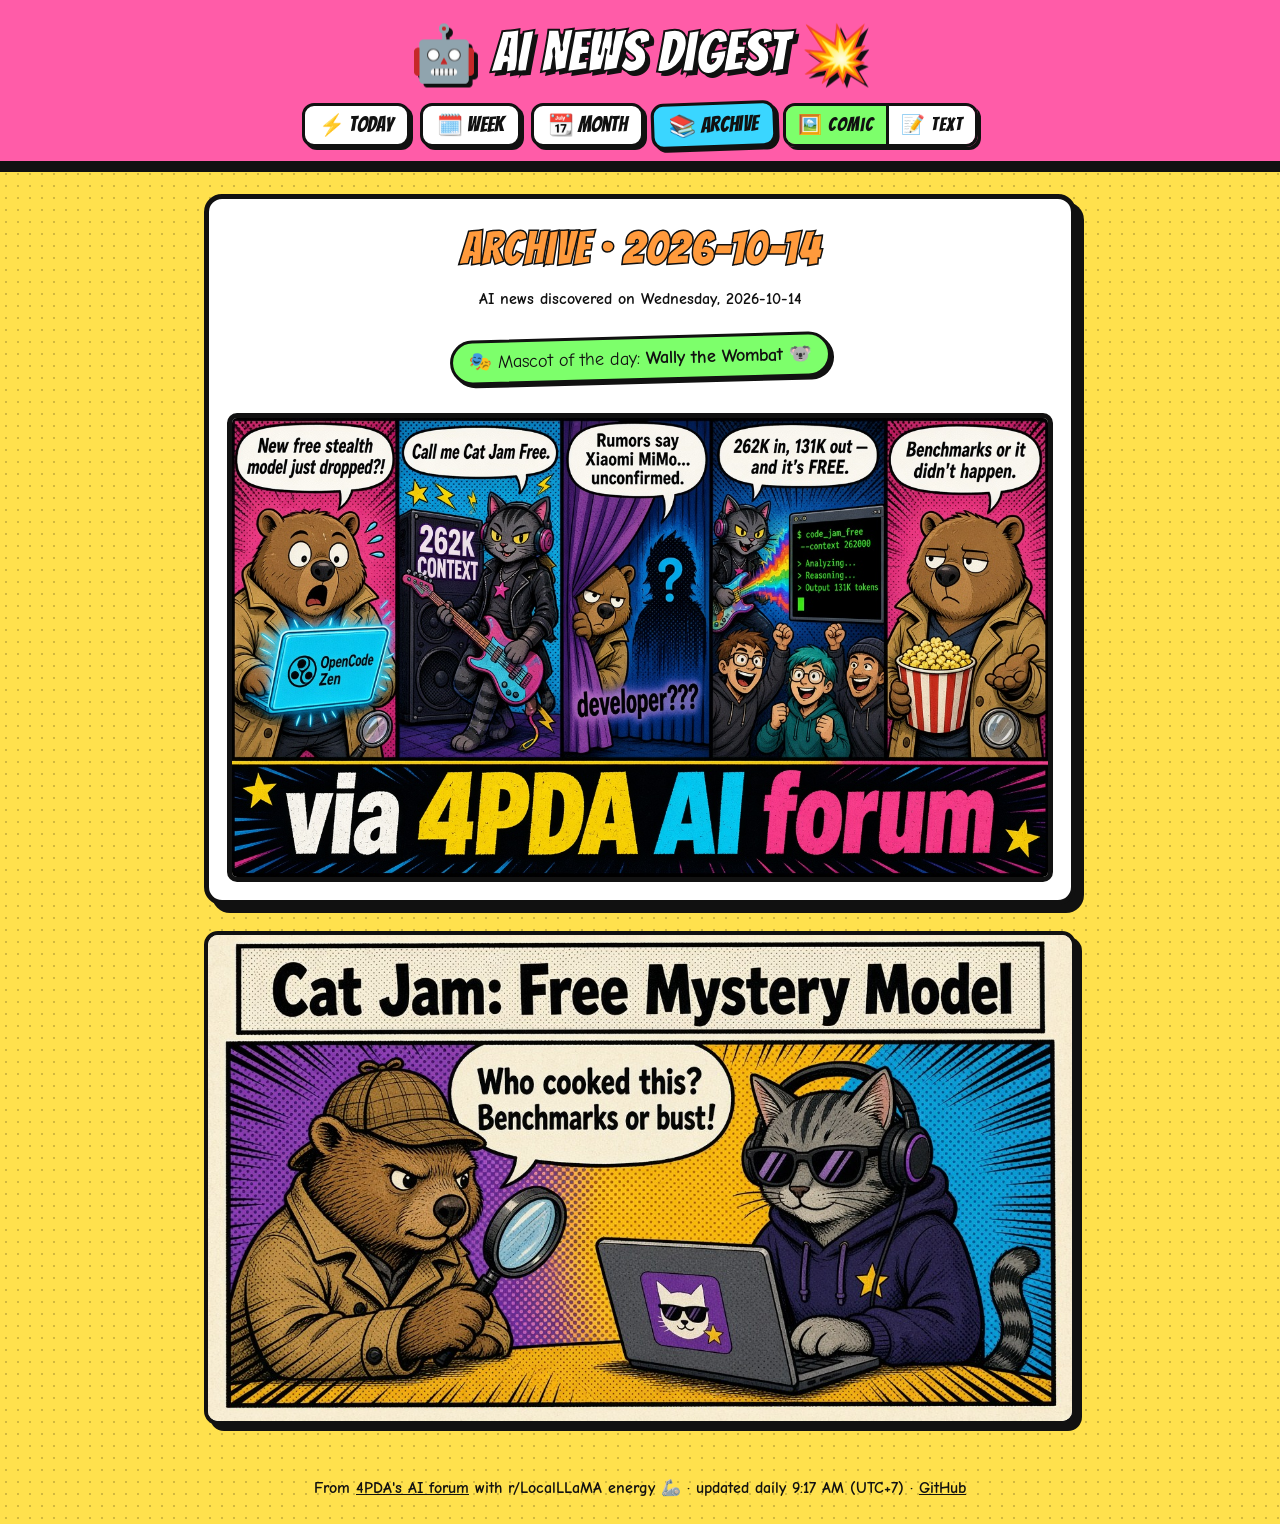
<file: docs/archive/2026-10-14.html>
<!doctype html><html lang="en"><head><meta charset="utf-8"><meta name="viewport" content="width=device-width,initial-scale=1">
<title>Archive · 2026-10-14 · AI News Digest</title><meta name="description" content="AI news discovered on Wednesday, 2026-10-14">
<meta property="og:title" content="Archive · 2026-10-14 · AI News Digest"><meta property="og:description" content="AI news discovered on Wednesday, 2026-10-14"><meta property="og:type" content="website"><meta property="og:url" content="https://submitgame.github.io/ai-news-digest/archive/2026-10-14.html"><meta property="og:image" content="https://submitgame.github.io/ai-news-digest/comics/2026-10-14-wed.jpg"><meta name="twitter:card" content="summary_large_image"><meta name="twitter:image" content="https://submitgame.github.io/ai-news-digest/comics/2026-10-14-wed.jpg">
<link rel="preconnect" href="https://fonts.googleapis.com"><link href="https://fonts.googleapis.com/css2?family=Bangers&family=Comic+Neue:wght@400;700&display=swap" rel="stylesheet"><link rel="stylesheet" href="../style.css"><script>(function(){var q=new URLSearchParams(location.search).get('mode'),m=(q==='text'||q==='comic')?q:null;try{if(m)localStorage.setItem('mode',m);else m=localStorage.getItem('mode')}catch(e){}if(m!=='text')m='comic';document.documentElement.className='mode-'+m;window.setMode=function(x){try{localStorage.setItem('mode',x)}catch(e){}document.documentElement.className='mode-'+x;var u=new URL(location.href);if(u.searchParams.has('mode')){u.searchParams.set('mode',x);history.replaceState(null,'',u)}};})();</script></head>
<body><header><h1><a href="../index.html">🤖 AI News Digest 💥</a></h1><nav><a href="../index.html">⚡ Today</a><a href="../weekly.html">🗓️ Week</a><a href="../monthly.html">📆 Month</a><a href="../archive/index.html" class=on>📚 Archive</a><span class="modes"><button type="button" class="m-comic" onclick="setMode('comic')">🖼️ Comic</button><button type="button" class="m-text" onclick="setMode('text')">📝 Text</button></span></nav></header><main>
<section class="hero"><h2>Archive · 2026-10-14</h2><p class="sub">AI news discovered on Wednesday, 2026-10-14</p><p class="mascot">🎭 Mascot of the day: <b>Wally the Wombat 🐨</b></p><img class="comic" src="../comics/2026-10-14-wed.jpg" alt="Archive · 2026-10-14 comic"></section>
<section class="grid comic-only"><a class="tile" href="https://4pda.to/forum/index.php?showtopic=1077922&amp;view=findpost&amp;p=145501804" target="_blank" rel="noopener"><img src="../cards/4pda-1077922-25583.jpg" alt="Cat Jam Free: stealth coding model on OpenCode Zen — 🐱🎸 Free 262K coding stealth model just dropped on OpenCode Zen. Dev won&#x27;t say who cooked it, rumor mill says Xiaomi MiMo — benchmarks or it didn&#x27;t happen 👀" title="Cat Jam Free: stealth coding model on OpenCode Zen" loading="lazy" width="1600" height="900"></a></section><section class="cards text-only"><article class="card"><div class="emo">🐱🎸</div><div><h3><a href="https://4pda.to/forum/index.php?showtopic=1077922&amp;view=findpost&amp;p=145501804" target="_blank" rel="noopener">Cat Jam Free: stealth coding model on OpenCode Zen</a></h3><p class="quip">🐱🎸 Free 262K coding stealth model just dropped on OpenCode Zen. Dev won&#x27;t say who cooked it, rumor mill says Xiaomi MiMo — benchmarks or it didn&#x27;t happen 👀</p><p class="meta">📡 4pda · ✍️ d010 · 📅 2026-10-13</p></div></article></section></main><footer>From <a href="https://4pda.to/forum/index.php?showforum=1240">4PDA's AI forum</a> with r/LocalLLaMA energy 🦾 · updated daily 9:17 AM (UTC+7) · <a href="https://github.com/SubmitGame/ai-news-digest">GitHub</a></footer></body></html>
</file>
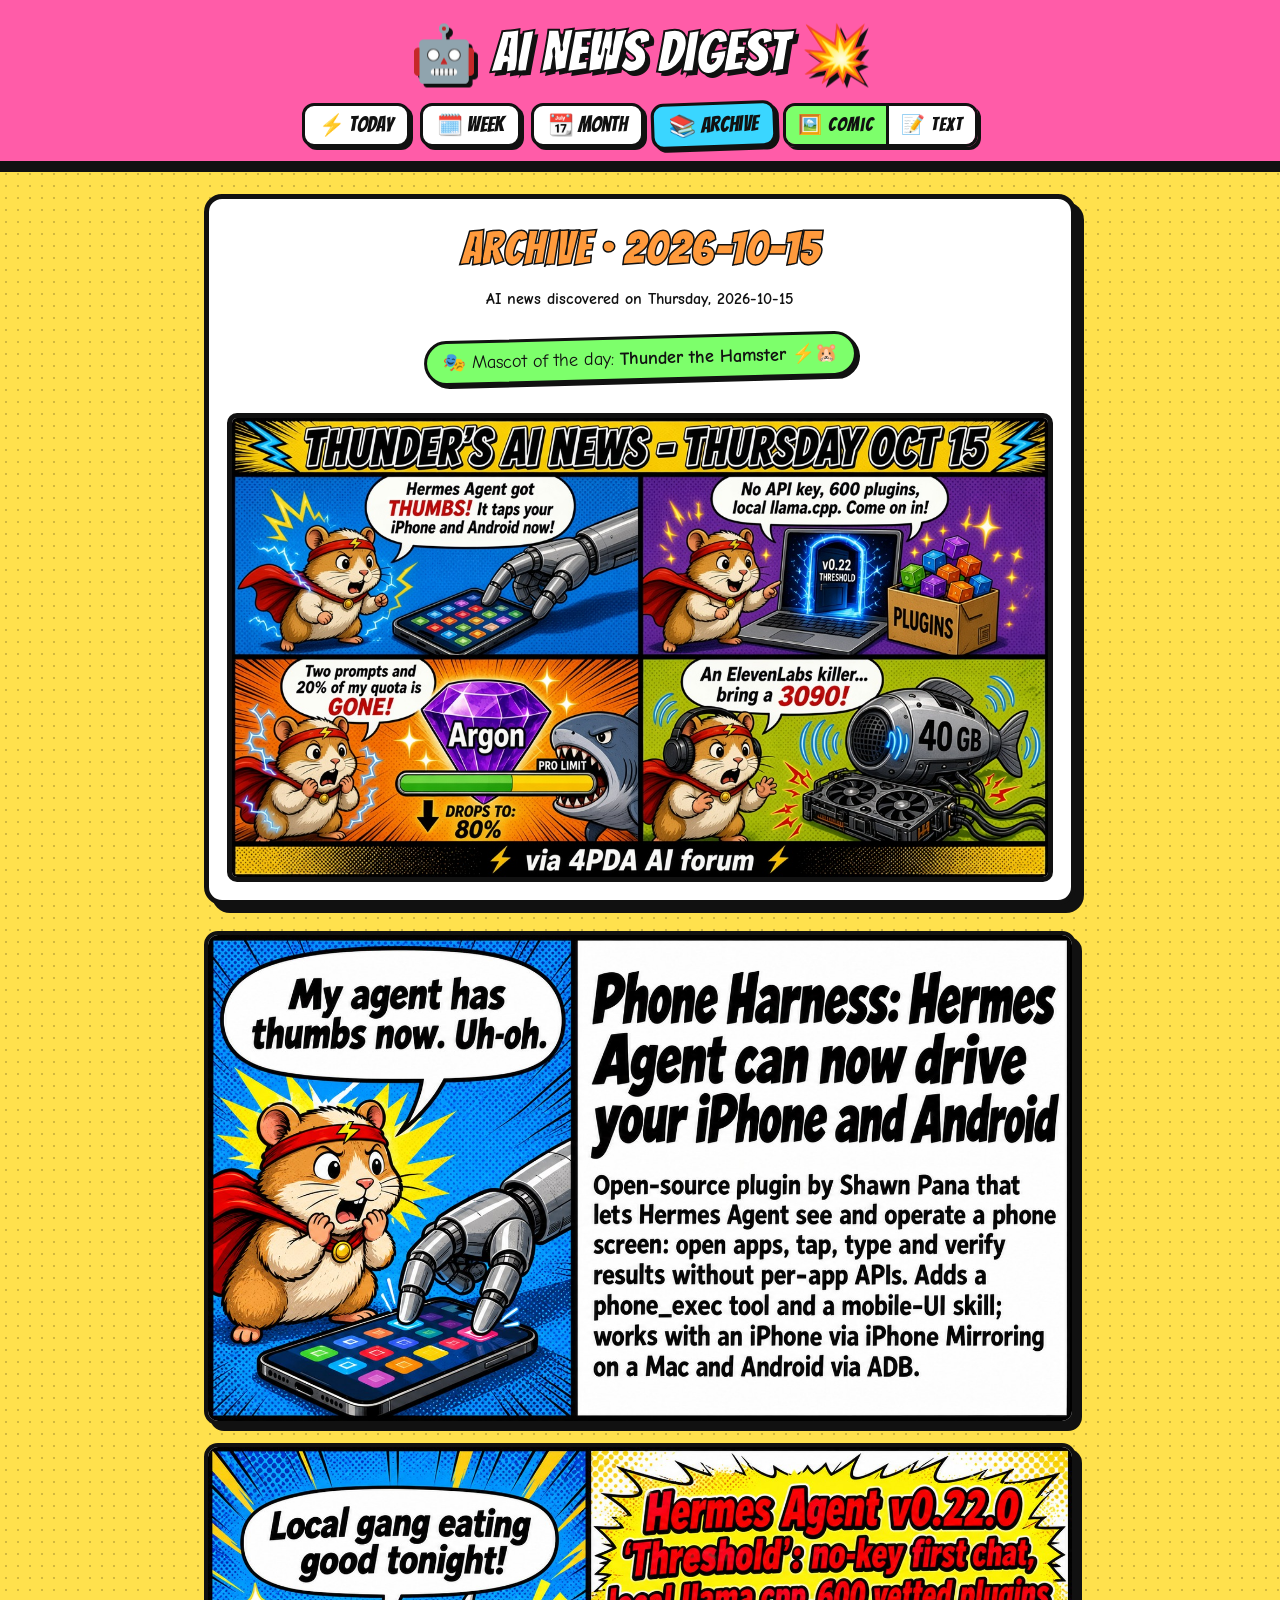
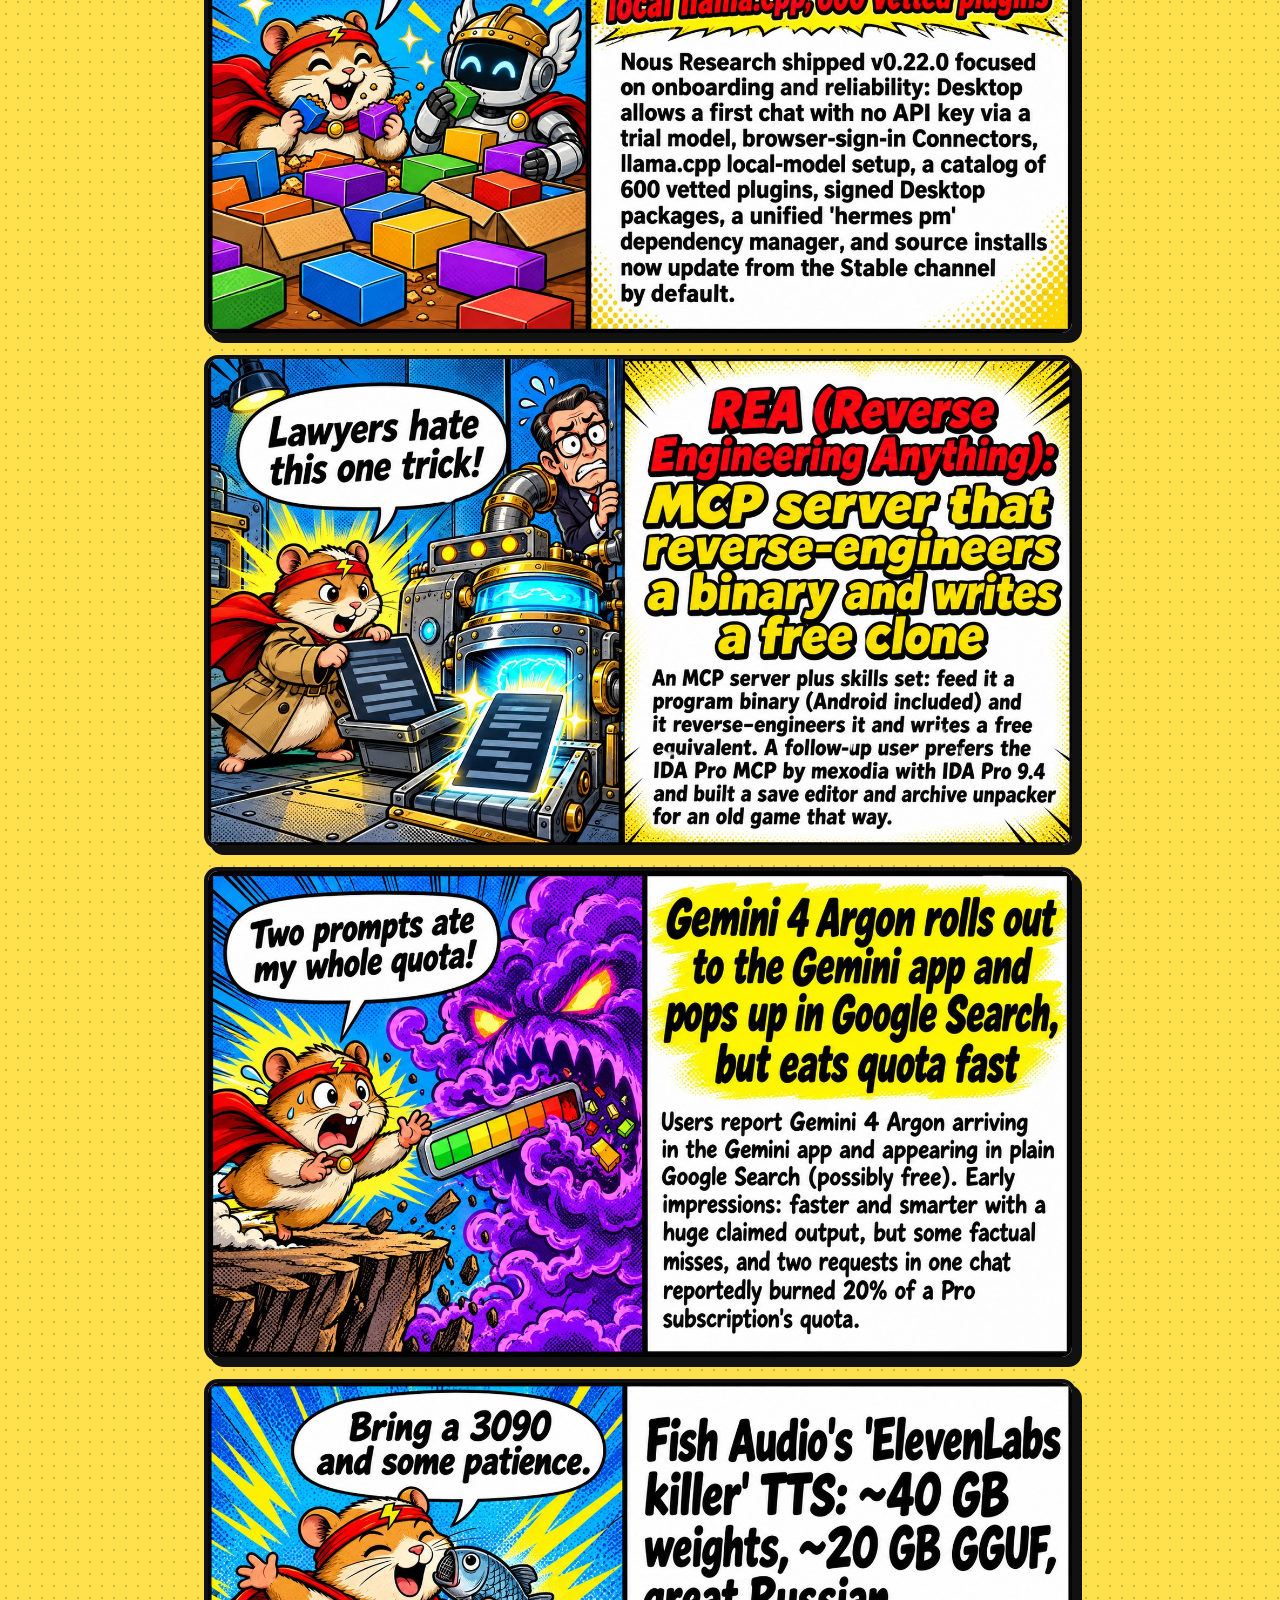
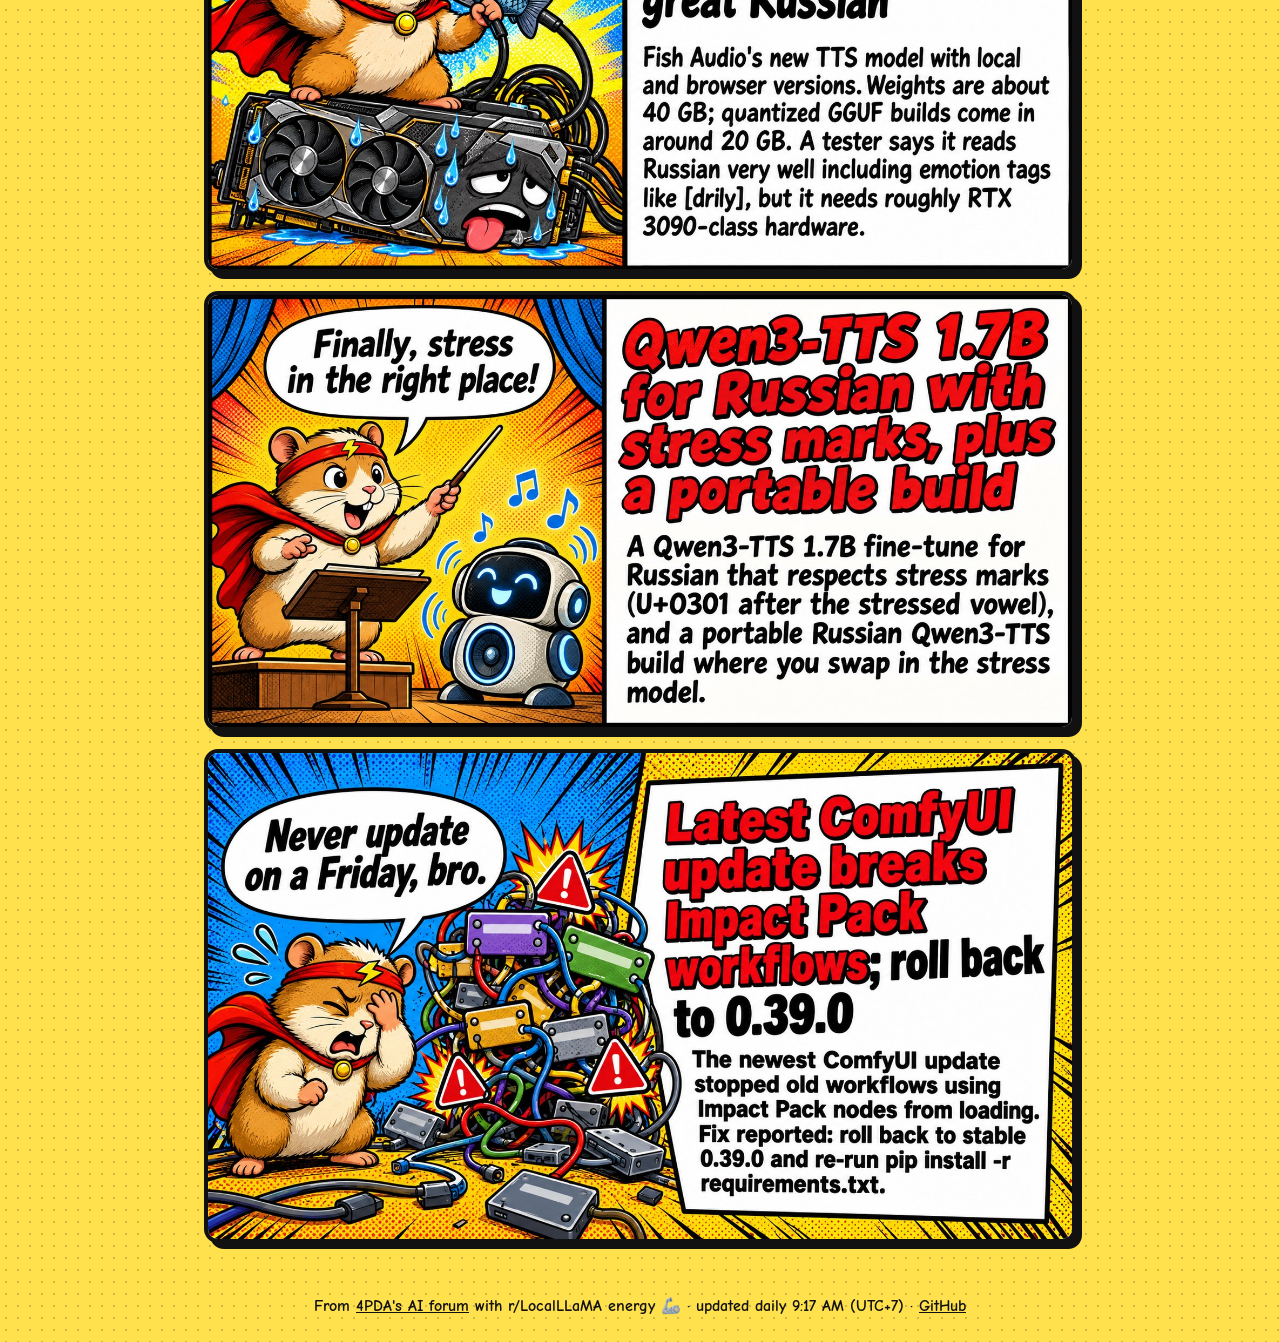
<file: docs/archive/2026-10-15.html>
<!doctype html><html lang="en"><head><meta charset="utf-8"><meta name="viewport" content="width=device-width,initial-scale=1">
<title>Archive · 2026-10-15 · AI News Digest</title><meta name="description" content="AI news discovered on Thursday, 2026-10-15">
<meta property="og:title" content="Archive · 2026-10-15 · AI News Digest"><meta property="og:description" content="AI news discovered on Thursday, 2026-10-15"><meta property="og:type" content="website"><meta property="og:url" content="https://submitgame.github.io/ai-news-digest/archive/2026-10-15.html"><meta property="og:image" content="https://submitgame.github.io/ai-news-digest/comics/2026-10-15-thu.jpg"><meta name="twitter:card" content="summary_large_image"><meta name="twitter:image" content="https://submitgame.github.io/ai-news-digest/comics/2026-10-15-thu.jpg">
<link rel="preconnect" href="https://fonts.googleapis.com"><link href="https://fonts.googleapis.com/css2?family=Bangers&family=Comic+Neue:wght@400;700&display=swap" rel="stylesheet"><link rel="stylesheet" href="../style.css"><script>(function(){var q=new URLSearchParams(location.search).get('mode'),m=(q==='text'||q==='comic')?q:null;try{if(m)localStorage.setItem('mode',m);else m=localStorage.getItem('mode')}catch(e){}if(m!=='text')m='comic';document.documentElement.className='mode-'+m;window.setMode=function(x){try{localStorage.setItem('mode',x)}catch(e){}document.documentElement.className='mode-'+x;var u=new URL(location.href);if(u.searchParams.has('mode')){u.searchParams.set('mode',x);history.replaceState(null,'',u)}};})();</script></head>
<body><header><h1><a href="../index.html">🤖 AI News Digest 💥</a></h1><nav><a href="../index.html">⚡ Today</a><a href="../weekly.html">🗓️ Week</a><a href="../monthly.html">📆 Month</a><a href="../archive/index.html" class=on>📚 Archive</a><span class="modes"><button type="button" class="m-comic" onclick="setMode('comic')">🖼️ Comic</button><button type="button" class="m-text" onclick="setMode('text')">📝 Text</button></span></nav></header><main>
<section class="hero"><h2>Archive · 2026-10-15</h2><p class="sub">AI news discovered on Thursday, 2026-10-15</p><p class="mascot">🎭 Mascot of the day: <b>Thunder the Hamster ⚡🐹</b></p><img class="comic" src="../comics/2026-10-15-thu.jpg" alt="Archive · 2026-10-15 comic"></section>
<section class="grid comic-only"><a class="tile" href="https://4pda.to/forum/index.php?showtopic=1123739&amp;view=findpost&amp;p=145502480" target="_blank" rel="noopener"><img src="../cards/4pda-1123739-330.jpg" alt="Phone Harness: Hermes Agent can now drive your iPhone and Android — 📱🤖 Your agent now has thumbs. Taps, types, checks its own work on a real phone, no app APIs needed. What could possibly go wrong 💀" title="Phone Harness: Hermes Agent can now drive your iPhone and Android" loading="lazy" width="1600" height="900"></a><a class="tile" href="https://4pda.to/forum/index.php?showtopic=1123739&amp;view=findpost&amp;p=145512028" target="_blank" rel="noopener"><img src="../cards/4pda-1123739-333.jpg" alt="Hermes Agent v0.22.0 &#x27;Threshold&#x27;: no-key first chat, local llama.cpp, 600 vetted plugins — 🧙‍♂️ Hermes 0.22 drops: zero-key onboarding, llama.cpp out of the box, 600 vetted plugins. Local gang eating good tonight 🍝" title="Hermes Agent v0.22.0 &#x27;Threshold&#x27;: no-key first chat, local llama.cpp, 600 vetted plugins" loading="lazy" width="1600" height="900"></a><a class="tile" href="https://4pda.to/forum/index.php?showtopic=1077922&amp;view=findpost&amp;p=145505557" target="_blank" rel="noopener"><img src="../cards/4pda-1077922-25586.jpg" alt="REA (Reverse Engineering Anything): MCP server that reverse-engineers a binary and writes a free clone — 🕵️ Give it a binary, get a FOSS clone back. Lawyers hate this one trick ⚖️🔥" title="REA (Reverse Engineering Anything): MCP server that reverse-engineers a binary and writes a free clone" loading="lazy" width="1600" height="900"></a><a class="tile" href="https://4pda.to/forum/index.php?showtopic=1077922&amp;view=findpost&amp;p=145513683" target="_blank" rel="noopener"><img src="../cards/4pda-1077922-25610.jpg" alt="Gemini 4 Argon rolls out to the Gemini app and pops up in Google Search, but eats quota fast — 🧪 Argon is here. Smart, chatty, and two prompts nuke 20% of your Pro limit. Thinking tokens go brrr 💸" title="Gemini 4 Argon rolls out to the Gemini app and pops up in Google Search, but eats quota fast" loading="lazy" width="1600" height="900"></a><a class="tile" href="https://4pda.to/forum/index.php?showtopic=1110815&amp;view=findpost&amp;p=145513596" target="_blank" rel="noopener"><img src="../cards/4pda-1110815-5182.jpg" alt="Fish Audio&#x27;s &#x27;ElevenLabs killer&#x27; TTS: ~40 GB weights, ~20 GB GGUF, great Russian — 🎙️ &#x27;ElevenLabs killer&#x27; that actually nails emotion tags. Bring a 3090 and some patience, local voice bros 🔊" title="Fish Audio&#x27;s &#x27;ElevenLabs killer&#x27; TTS: ~40 GB weights, ~20 GB GGUF, great Russian" loading="lazy" width="1600" height="900"></a><a class="tile" href="https://4pda.to/forum/index.php?showtopic=1110815&amp;view=findpost&amp;p=145511580" target="_blank" rel="noopener"><img src="../cards/4pda-1110815-5181.jpg" alt="Qwen3-TTS 1.7B for Russian with stress marks, plus a portable build — 🗣️ Finally a TTS that knows where the stress goes. Small fix, big vibe ✨" title="Qwen3-TTS 1.7B for Russian with stress marks, plus a portable build" loading="lazy" width="1600" height="900"></a><a class="tile" href="https://4pda.to/forum/index.php?showtopic=1112313&amp;view=findpost&amp;p=145514868" target="_blank" rel="noopener"><img src="../cards/4pda-1112313-290.jpg" alt="Latest ComfyUI update breaks Impact Pack workflows; roll back to 0.39.0 — 🧯 ComfyUI update ate your Impact Pack workflows? Pin 0.39.0, reinstall reqs. Never update on a Friday 🙃" title="Latest ComfyUI update breaks Impact Pack workflows; roll back to 0.39.0" loading="lazy" width="1600" height="900"></a></section><section class="cards text-only"><article class="card"><div class="emo">📱🤖</div><div><h3><a href="https://4pda.to/forum/index.php?showtopic=1123739&amp;view=findpost&amp;p=145502480" target="_blank" rel="noopener">Phone Harness: Hermes Agent can now drive your iPhone and Android</a></h3><p class="quip">📱🤖 Your agent now has thumbs. Taps, types, checks its own work on a real phone, no app APIs needed. What could possibly go wrong 💀</p><p class="meta">📡 4pda · ✍️ phox · 📅 2026-10-14</p></div></article><article class="card"><div class="emo">🧙‍♂️</div><div><h3><a href="https://4pda.to/forum/index.php?showtopic=1123739&amp;view=findpost&amp;p=145512028" target="_blank" rel="noopener">Hermes Agent v0.22.0 &#x27;Threshold&#x27;: no-key first chat, local llama.cpp, 600 vetted plugins</a></h3><p class="quip">🧙‍♂️ Hermes 0.22 drops: zero-key onboarding, llama.cpp out of the box, 600 vetted plugins. Local gang eating good tonight 🍝</p><p class="meta">📡 4pda · ✍️ phox · 📅 2026-10-14</p></div></article><article class="card"><div class="emo">🕵️</div><div><h3><a href="https://4pda.to/forum/index.php?showtopic=1077922&amp;view=findpost&amp;p=145505557" target="_blank" rel="noopener">REA (Reverse Engineering Anything): MCP server that reverse-engineers a binary and writes a free clone</a></h3><p class="quip">🕵️ Give it a binary, get a FOSS clone back. Lawyers hate this one trick ⚖️🔥</p><p class="meta">📡 4pda · ✍️ azimutspb · 📅 2026-10-14</p></div></article><article class="card"><div class="emo">🧪</div><div><h3><a href="https://4pda.to/forum/index.php?showtopic=1077922&amp;view=findpost&amp;p=145513683" target="_blank" rel="noopener">Gemini 4 Argon rolls out to the Gemini app and pops up in Google Search, but eats quota fast</a></h3><p class="quip">🧪 Argon is here. Smart, chatty, and two prompts nuke 20% of your Pro limit. Thinking tokens go brrr 💸</p><p class="meta">📡 4pda · ✍️ Taksist1975 · 📅 2026-10-14</p></div></article><article class="card"><div class="emo">🎙️</div><div><h3><a href="https://4pda.to/forum/index.php?showtopic=1110815&amp;view=findpost&amp;p=145513596" target="_blank" rel="noopener">Fish Audio&#x27;s &#x27;ElevenLabs killer&#x27; TTS: ~40 GB weights, ~20 GB GGUF, great Russian</a></h3><p class="quip">🎙️ &#x27;ElevenLabs killer&#x27; that actually nails emotion tags. Bring a 3090 and some patience, local voice bros 🔊</p><p class="meta">📡 4pda · ✍️ Petruncho · 📅 2026-10-14</p></div></article><article class="card"><div class="emo">🗣️</div><div><h3><a href="https://4pda.to/forum/index.php?showtopic=1110815&amp;view=findpost&amp;p=145511580" target="_blank" rel="noopener">Qwen3-TTS 1.7B for Russian with stress marks, plus a portable build</a></h3><p class="quip">🗣️ Finally a TTS that knows where the stress goes. Small fix, big vibe ✨</p><p class="meta">📡 4pda · ✍️ azimutspb · 📅 2026-10-14</p></div></article><article class="card"><div class="emo">🧯</div><div><h3><a href="https://4pda.to/forum/index.php?showtopic=1112313&amp;view=findpost&amp;p=145514868" target="_blank" rel="noopener">Latest ComfyUI update breaks Impact Pack workflows; roll back to 0.39.0</a></h3><p class="quip">🧯 ComfyUI update ate your Impact Pack workflows? Pin 0.39.0, reinstall reqs. Never update on a Friday 🙃</p><p class="meta">📡 4pda · ✍️ Hubbа · 📅 2026-10-14</p></div></article></section></main><footer>From <a href="https://4pda.to/forum/index.php?showforum=1240">4PDA's AI forum</a> with r/LocalLLaMA energy 🦾 · updated daily 9:17 AM (UTC+7) · <a href="https://github.com/SubmitGame/ai-news-digest">GitHub</a></footer></body></html>
</file>
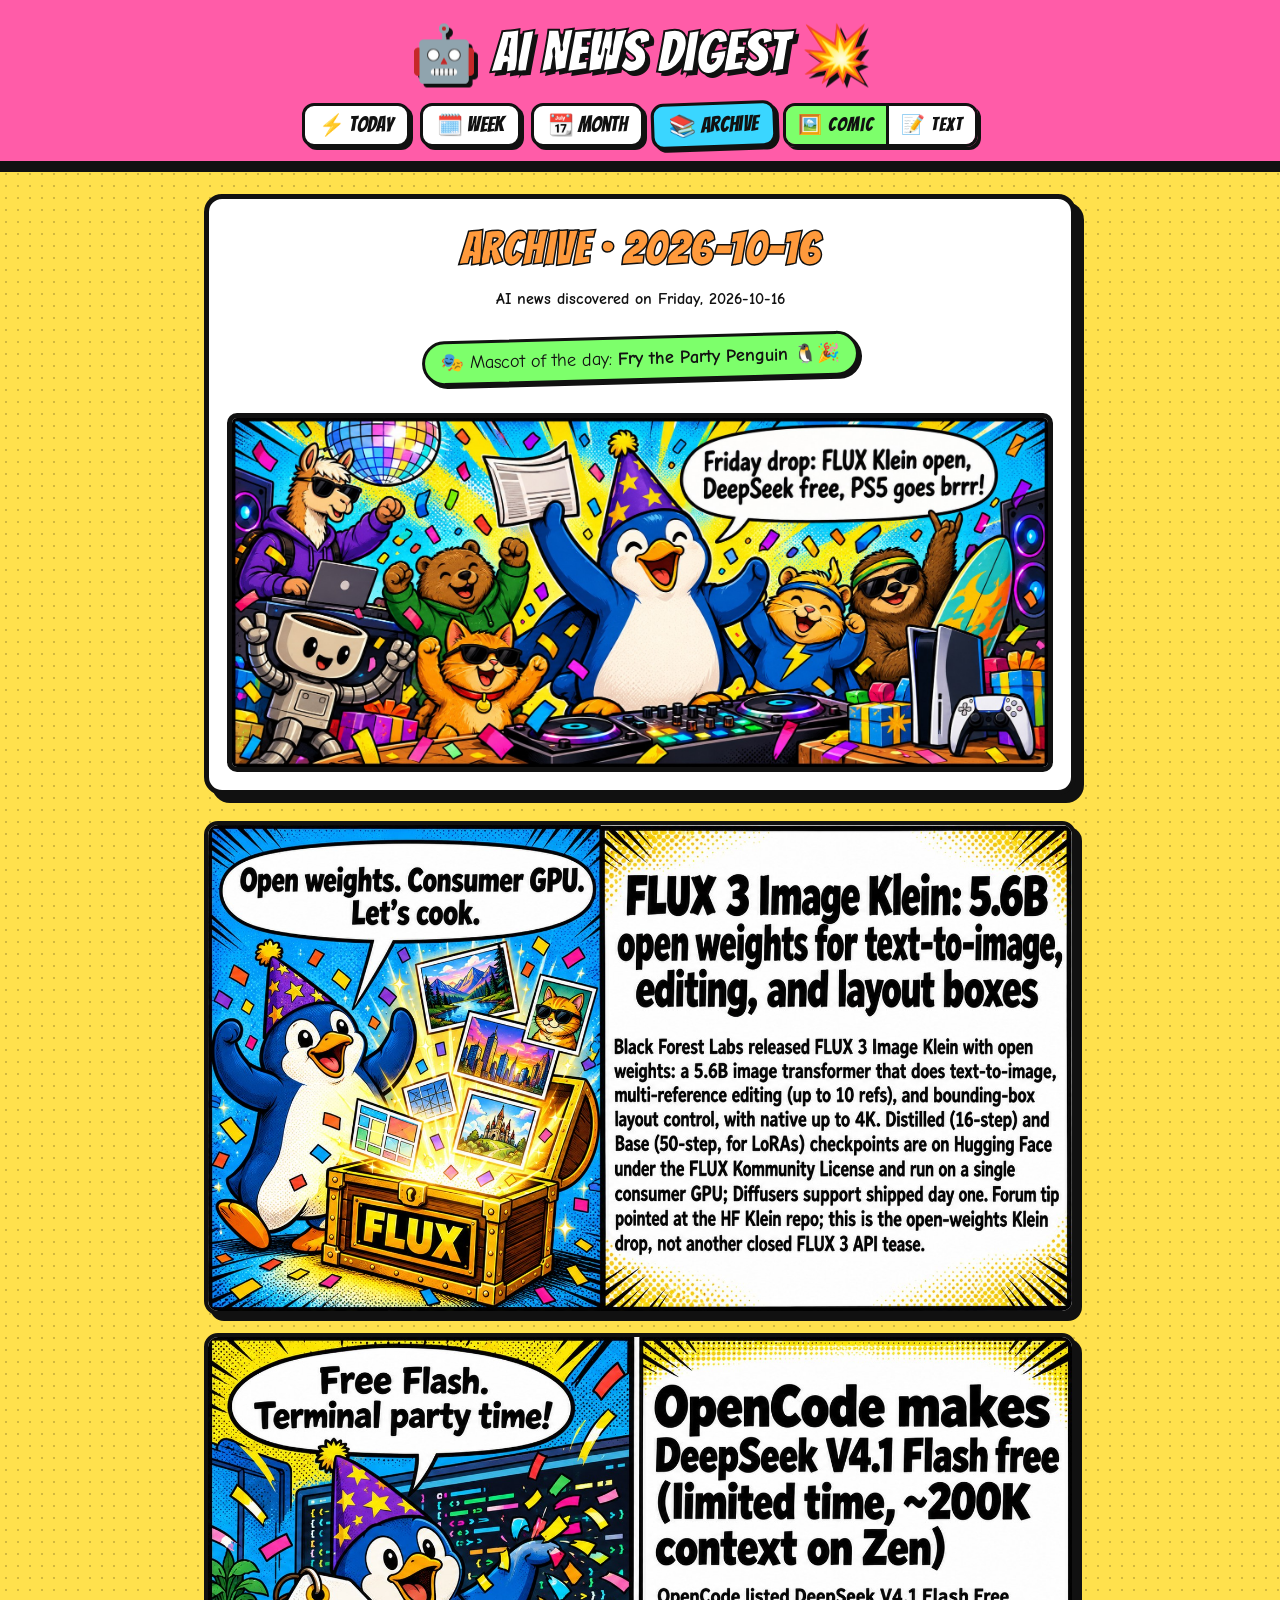
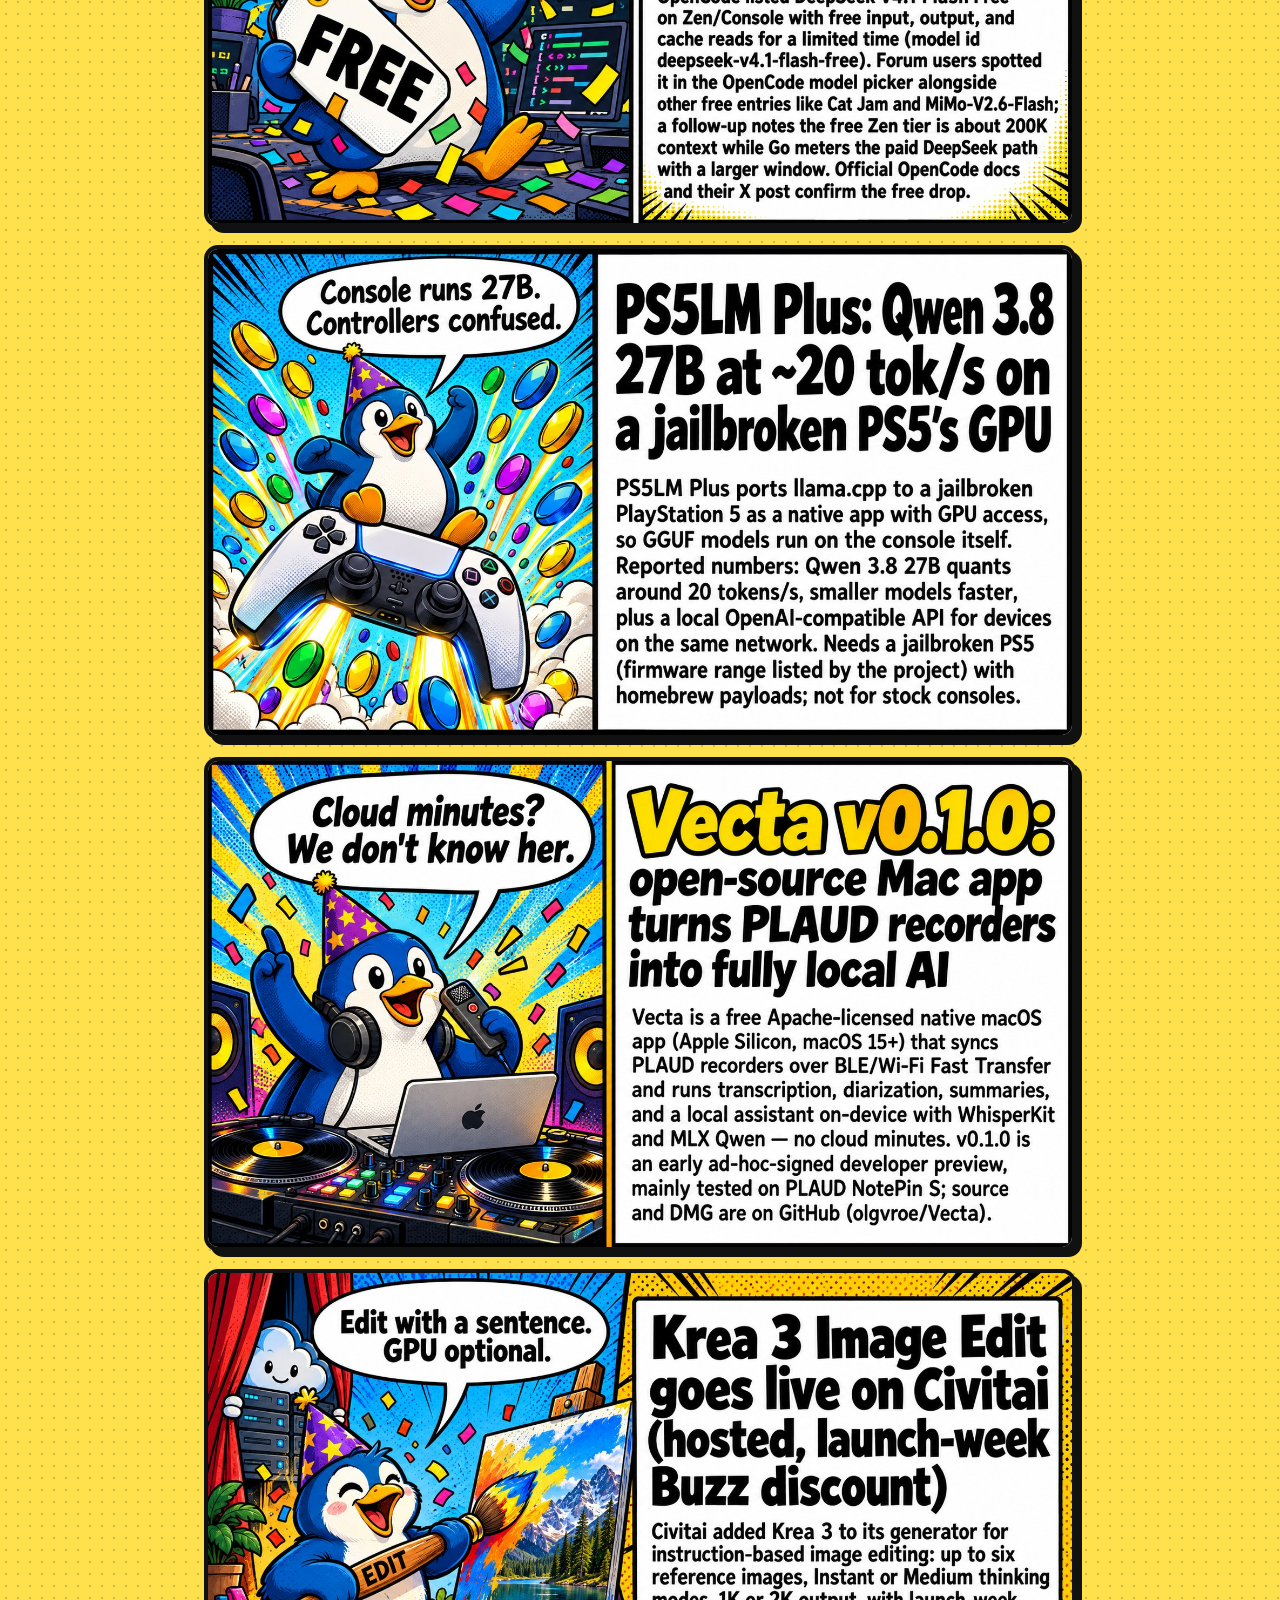
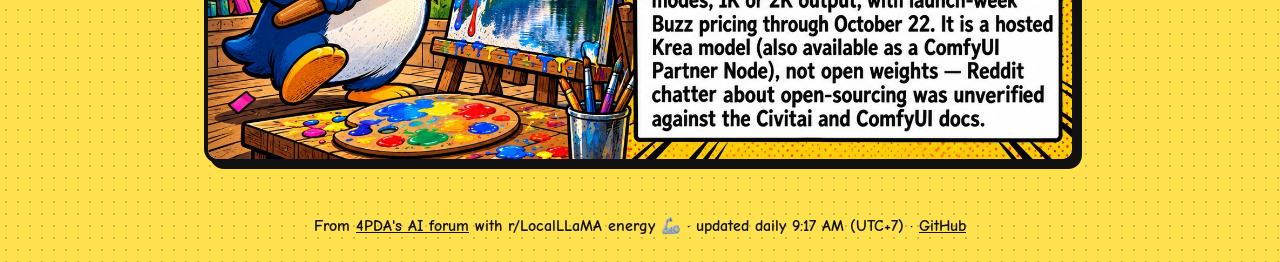
<file: docs/archive/2026-10-16.html>
<!doctype html><html lang="en"><head><meta charset="utf-8"><meta name="viewport" content="width=device-width,initial-scale=1">
<title>Archive · 2026-10-16 · AI News Digest</title><meta name="description" content="AI news discovered on Friday, 2026-10-16">
<meta property="og:title" content="Archive · 2026-10-16 · AI News Digest"><meta property="og:description" content="AI news discovered on Friday, 2026-10-16"><meta property="og:type" content="website"><meta property="og:url" content="https://submitgame.github.io/ai-news-digest/archive/2026-10-16.html"><meta property="og:image" content="https://submitgame.github.io/ai-news-digest/comics/2026-10-16-fri.jpg"><meta name="twitter:card" content="summary_large_image"><meta name="twitter:image" content="https://submitgame.github.io/ai-news-digest/comics/2026-10-16-fri.jpg">
<link rel="preconnect" href="https://fonts.googleapis.com"><link href="https://fonts.googleapis.com/css2?family=Bangers&family=Comic+Neue:wght@400;700&display=swap" rel="stylesheet"><link rel="stylesheet" href="../style.css"><script>(function(){var q=new URLSearchParams(location.search).get('mode'),m=(q==='text'||q==='comic')?q:null;try{if(m)localStorage.setItem('mode',m);else m=localStorage.getItem('mode')}catch(e){}if(m!=='text')m='comic';document.documentElement.className='mode-'+m;window.setMode=function(x){try{localStorage.setItem('mode',x)}catch(e){}document.documentElement.className='mode-'+x;var u=new URL(location.href);if(u.searchParams.has('mode')){u.searchParams.set('mode',x);history.replaceState(null,'',u)}};})();</script></head>
<body><header><h1><a href="../index.html">🤖 AI News Digest 💥</a></h1><nav><a href="../index.html">⚡ Today</a><a href="../weekly.html">🗓️ Week</a><a href="../monthly.html">📆 Month</a><a href="../archive/index.html" class=on>📚 Archive</a><span class="modes"><button type="button" class="m-comic" onclick="setMode('comic')">🖼️ Comic</button><button type="button" class="m-text" onclick="setMode('text')">📝 Text</button></span></nav></header><main>
<section class="hero"><h2>Archive · 2026-10-16</h2><p class="sub">AI news discovered on Friday, 2026-10-16</p><p class="mascot">🎭 Mascot of the day: <b>Fry the Party Penguin 🐧🎉</b></p><img class="comic" src="../comics/2026-10-16-fri.jpg" alt="Archive · 2026-10-16 comic"></section>
<section class="grid comic-only"><a class="tile" href="https://4pda.to/forum/index.php?showtopic=1112313&amp;view=findpost&amp;p=145531159" target="_blank" rel="noopener"><img src="../cards/4pda-1112313-292.jpg" alt="FLUX 3 Image Klein: 5.6B open weights for text-to-image, editing, and layout boxes — 🎨 Finally, FLUX 3 you can actually download. 5.6B, open weights, layout boxes — localbros rejoice 🔥" title="FLUX 3 Image Klein: 5.6B open weights for text-to-image, editing, and layout boxes" loading="lazy" width="1600" height="900"></a><a class="tile" href="https://4pda.to/forum/index.php?showtopic=1077922&amp;view=findpost&amp;p=145520261" target="_blank" rel="noopener"><img src="../cards/4pda-1077922-25621.jpg" alt="OpenCode makes DeepSeek V4.1 Flash free (limited time, ~200K context on Zen) — 💸 DeepSeek V4.1 Flash went freemium on OpenCode. Grab it before the &quot;limited time&quot; ends 🏃‍♂️" title="OpenCode makes DeepSeek V4.1 Flash free (limited time, ~200K context on Zen)" loading="lazy" width="1600" height="900"></a><a class="tile" href="https://4pda.to/forum/index.php?showtopic=1077922&amp;view=findpost&amp;p=145518615" target="_blank" rel="noopener"><img src="../cards/4pda-1077922-25617.jpg" alt="PS5LM Plus: Qwen 3.8 27B at ~20 tok/s on a jailbroken PS5&#x27;s GPU — 🎮 Your PS5 just became a 27B inference box. Jailbreak tax applies 💀" title="PS5LM Plus: Qwen 3.8 27B at ~20 tok/s on a jailbroken PS5&#x27;s GPU" loading="lazy" width="1600" height="900"></a><a class="tile" href="https://4pda.to/forum/index.php?showtopic=1077922&amp;view=findpost&amp;p=145518729" target="_blank" rel="noopener"><img src="../cards/4pda-1077922-25618.jpg" alt="Vecta v0.1.0: open-source Mac app turns PLAUD recorders into fully local AI — 🎙️ PLAUD without the 300-minute tax. Mac does the AI, recorder just records ✨" title="Vecta v0.1.0: open-source Mac app turns PLAUD recorders into fully local AI" loading="lazy" width="1600" height="900"></a><a class="tile" href="https://4pda.to/forum/index.php?showtopic=1112313&amp;st=280" target="_blank" rel="noopener"><img src="../cards/4pda-1112313-291.jpg" alt="Krea 3 Image Edit goes live on Civitai (hosted, launch-week Buzz discount) — 🖌️ Sentence-edit your pics on Civitai. Hosted only — weights stay behind the curtain 🚪" title="Krea 3 Image Edit goes live on Civitai (hosted, launch-week Buzz discount)" loading="lazy" width="1600" height="900"></a></section><section class="cards text-only"><article class="card"><div class="emo">🎨</div><div><h3><a href="https://4pda.to/forum/index.php?showtopic=1112313&amp;view=findpost&amp;p=145531159" target="_blank" rel="noopener">FLUX 3 Image Klein: 5.6B open weights for text-to-image, editing, and layout boxes</a></h3><p class="quip">🎨 Finally, FLUX 3 you can actually download. 5.6B, open weights, layout boxes — localbros rejoice 🔥</p><p class="meta">📡 4pda · ✍️ anmmnk · 📅 2026-10-15</p></div></article><article class="card"><div class="emo">💸</div><div><h3><a href="https://4pda.to/forum/index.php?showtopic=1077922&amp;view=findpost&amp;p=145520261" target="_blank" rel="noopener">OpenCode makes DeepSeek V4.1 Flash free (limited time, ~200K context on Zen)</a></h3><p class="quip">💸 DeepSeek V4.1 Flash went freemium on OpenCode. Grab it before the &quot;limited time&quot; ends 🏃‍♂️</p><p class="meta">📡 4pda · ✍️ d010 · 📅 2026-10-15</p></div></article><article class="card"><div class="emo">🎮</div><div><h3><a href="https://4pda.to/forum/index.php?showtopic=1077922&amp;view=findpost&amp;p=145518615" target="_blank" rel="noopener">PS5LM Plus: Qwen 3.8 27B at ~20 tok/s on a jailbroken PS5&#x27;s GPU</a></h3><p class="quip">🎮 Your PS5 just became a 27B inference box. Jailbreak tax applies 💀</p><p class="meta">📡 4pda · ✍️ d010 · 📅 2026-10-15</p></div></article><article class="card"><div class="emo">🎙️</div><div><h3><a href="https://4pda.to/forum/index.php?showtopic=1077922&amp;view=findpost&amp;p=145518729" target="_blank" rel="noopener">Vecta v0.1.0: open-source Mac app turns PLAUD recorders into fully local AI</a></h3><p class="quip">🎙️ PLAUD without the 300-minute tax. Mac does the AI, recorder just records ✨</p><p class="meta">📡 4pda · ✍️ olgvroe7 · 📅 2026-10-15</p></div></article><article class="card"><div class="emo">🖌️</div><div><h3><a href="https://4pda.to/forum/index.php?showtopic=1112313&amp;st=280" target="_blank" rel="noopener">Krea 3 Image Edit goes live on Civitai (hosted, launch-week Buzz discount)</a></h3><p class="quip">🖌️ Sentence-edit your pics on Civitai. Hosted only — weights stay behind the curtain 🚪</p><p class="meta">📡 4pda · ✍️ Hubbа · 📅 2026-10-15</p></div></article></section></main><footer>From <a href="https://4pda.to/forum/index.php?showforum=1240">4PDA's AI forum</a> with r/LocalLLaMA energy 🦾 · updated daily 9:17 AM (UTC+7) · <a href="https://github.com/SubmitGame/ai-news-digest">GitHub</a></footer></body></html>
</file>
<file: docs/style.css>
:root{--ink:#111;--y:#ffe14d;--p:#ff5ca8;--c:#3ad6ff;--g:#7dff6b;--o:#ff9a3c}
*{box-sizing:border-box}
body{margin:0;font-family:"Comic Neue",cursive;color:var(--ink);background-color:var(--y);background-image:radial-gradient(rgba(0,0,0,.18) 1.2px,transparent 1.3px);background-size:12px 12px;line-height:1.45}
a{color:inherit}
header{background:var(--p);border-bottom:5px solid var(--ink);padding:14px 16px;text-align:center;box-shadow:0 6px 0 var(--ink)}
h1,h2,h3{font-family:Bangers,cursive;letter-spacing:1.5px;margin:0}
h1{font-size:clamp(2rem,6vw,3.4rem);color:#fff;-webkit-text-stroke:2px var(--ink);text-shadow:4px 4px 0 var(--ink)}
h1 a{text-decoration:none}
nav{display:flex;flex-wrap:wrap;gap:10px;justify-content:center;margin-top:10px}
nav a{font-family:Bangers;font-size:1.3rem;text-decoration:none;background:#fff;border:3px solid var(--ink);border-radius:12px;padding:4px 14px;box-shadow:3px 3px 0 var(--ink);transition:transform .1s}
nav a:hover,nav a.on{background:var(--c);transform:rotate(-2deg) scale(1.05)}
main{max-width:900px;margin:28px auto;padding:0 14px}
.hero{background:#fff;border:5px solid var(--ink);border-radius:18px;padding:18px;box-shadow:8px 8px 0 var(--ink);text-align:center;margin-bottom:26px}
.hero h2{font-size:clamp(1.8rem,5vw,2.8rem);color:var(--o);-webkit-text-stroke:1.5px var(--ink)}
.sub{font-weight:700;margin:6px 0}
.mascot{display:inline-block;background:var(--g);border:3px solid var(--ink);border-radius:30px;padding:6px 16px;font-size:1.15rem;transform:rotate(-1.5deg);box-shadow:3px 3px 0 var(--ink)}
.comic{display:block;width:100%;margin-top:14px;border:5px solid var(--ink);border-radius:10px}
.cards{display:grid;gap:18px}
.card{display:flex;gap:14px;align-items:flex-start;border:4px solid var(--ink);border-radius:16px;padding:14px 16px;box-shadow:6px 6px 0 var(--ink);transition:transform .12s}
.card:nth-child(4n+1){background:#fff}.card:nth-child(4n+2){background:var(--c)}.card:nth-child(4n+3){background:#ffd1e8}.card:nth-child(4n){background:#d4ffcc}
.card:hover{transform:translate(-2px,-2px) rotate(-.5deg)}
.emo{font-size:2.4rem;line-height:1;flex:none}
.card h3{font-size:1.6rem}
.card h3 a{text-decoration:none}.card h3 a:hover{text-decoration:underline wavy}
.quip{margin:6px 0;font-size:1.08rem;font-weight:700}
.meta{margin:0;font-size:.95rem;opacity:.8}
.empty{font-family:Bangers;font-size:1.6rem;text-align:center}
footer{text-align:center;padding:24px 12px;font-weight:700}
@media(max-width:560px){.card{flex-direction:column}.emo{font-size:2rem}.hero{padding:12px}}
.modes{display:inline-flex;border:3px solid var(--ink);border-radius:12px;overflow:hidden;box-shadow:3px 3px 0 var(--ink)}
.modes button{font-family:Bangers;font-size:1.2rem;letter-spacing:1px;background:#fff;border:0;padding:4px 12px;cursor:pointer;color:var(--ink)}
.modes button+button{border-left:3px solid var(--ink)}
.mode-comic .modes .m-comic,.mode-text .modes .m-text{background:var(--g)}
.grid{display:grid;grid-template-columns:repeat(auto-fill,minmax(440px,1fr));gap:18px}
.tile{display:block;border:4px solid var(--ink);border-radius:14px;overflow:hidden;box-shadow:6px 6px 0 var(--ink);background:#fff;transition:transform .12s}
.tile:hover{transform:translate(-2px,-2px) rotate(-.6deg)}
.tile img{display:block;width:100%;height:auto}
.grid .card.wide{grid-column:1/-1}
.mode-text .comic-only,.mode-comic .text-only{display:none}
@media(max-width:560px){.grid{grid-template-columns:1fr;gap:10px}.tile{border-width:3px;box-shadow:3px 3px 0 var(--ink)}}
</file>
